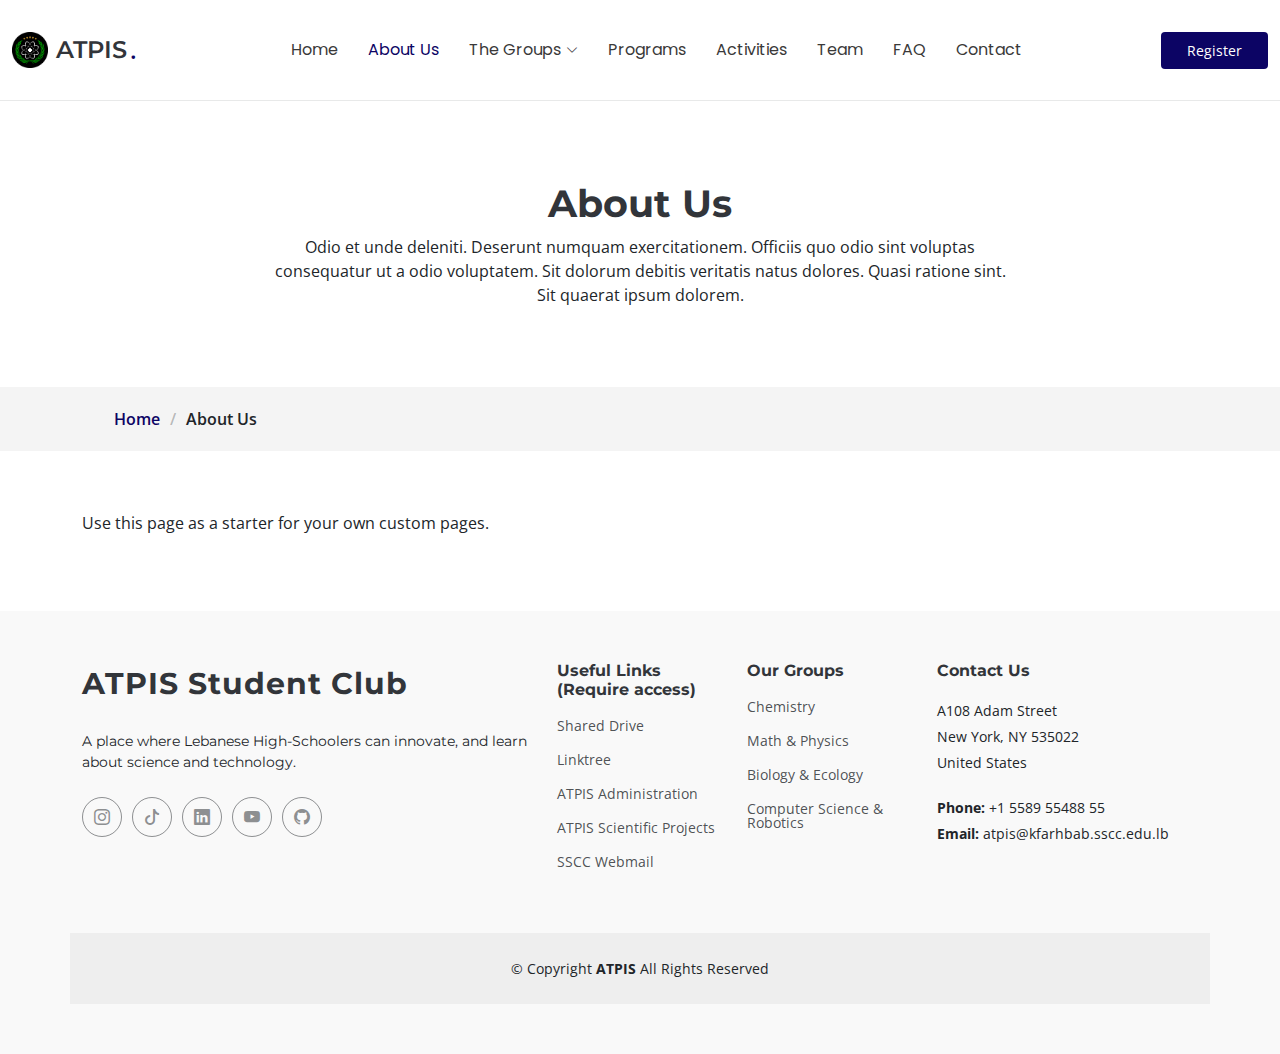
<file: about.html>
<!DOCTYPE html>
<html lang="en">

<head>
  <meta charset="utf-8">
  <meta content="width=device-width, initial-scale=1.0" name="viewport">
  <title>Starter Page - Append Bootstrap Template</title>
  <meta name="description" content="">
  <meta name="keywords" content="">



  <!-- Favicons -->
  <link href="assets/img/favicon.png" rel="icon">
  <link href="assets/img/apple-touch-icon.png" rel="apple-touch-icon">

  <!-- Fonts -->
  <link href="https://fonts.googleapis.com" rel="preconnect">
  <link href="https://fonts.gstatic.com" rel="preconnect" crossorigin>
  <link href="https://fonts.googleapis.com/css2?family=Open+Sans:ital,wght@0,300;0,400;0,500;0,600;0,700;0,800;1,300;1,400;1,500;1,600;1,700;1,800&family=Montserrat:ital,wght@0,100;0,200;0,300;0,400;0,500;0,600;0,700;0,800;0,900;1,100;1,200;1,300;1,400;1,500;1,600;1,700;1,800;1,900&family=Poppins:ital,wght@0,100;0,200;0,300;0,400;0,500;0,600;0,700;0,800;0,900;1,100;1,200;1,300;1,400;1,500;1,600;1,700;1,800;1,900&display=swap" rel="stylesheet">

  <!-- Vendor CSS Files -->
  <link href="assets/vendor/bootstrap/css/bootstrap.min.css" rel="stylesheet">
  <link href="assets/vendor/bootstrap-icons/bootstrap-icons.css" rel="stylesheet">
  <link href="assets/vendor/aos/aos.css" rel="stylesheet">
  <link href="assets/vendor/glightbox/css/glightbox.min.css" rel="stylesheet">
  <link href="assets/vendor/swiper/swiper-bundle.min.css" rel="stylesheet">

  <!-- Main CSS File -->
  <link href="assets/css/main.css" rel="stylesheet">

</head>

<body class="starter-page-page">

	<header id="header" class="header d-flex align-items-center sticky-top">
    <div class="container-fluid position-relative d-flex align-items-center justify-content-between">

      <a href="index.html" class="logo d-flex align-items-center me-auto me-xl-0">
        <!-- Uncomment the line below if you also wish to use an image logo -->
        <img src="assets/img/favicon.png" alt="">
        <h1 class="sitename">ATPIS</h1><span>.</span>
      </a>

      <nav id="navmenu" class="navmenu">
        <ul>
          <li><a href="index.html#hero">Home</a></li>
          <li><a href="about.html" class="active">About Us</a></li>
          <li class="dropdown"><a href="#"><span>The Groups</span> <i class="bi bi-chevron-down toggle-dropdown"></i></a>
            <ul>
              <li><a href="#">Chemistry</a></li>
              <li><a href="#">Math & Physics</a></li>
              <li><a href="#">Biology & Ecology</a></li>
              <li><a href="#">ACM</a></li>
            </ul>
          </li>
          <li><a href="index.html#portfolio">Programs</a></li>
          <li><a href="index.html#pricing">Activities</a></li>
          <li><a href="team.html">Team</a></li>
          <li><a href="index.html#contact">FAQ</a></li>
          <li><a href="index.html#contact">Contact</a></li>
        </ul>
        <i class="mobile-nav-toggle d-xl-none bi bi-list"></i>
      </nav>

      <a class="btn-getstarted" href="index.html#about">Register</a>

    </div>
  </header>

  <main class="main">

    <!-- Page Title -->
    <div class="page-title" data-aos="fade">
      <div class="heading">
        <div class="container">
          <div class="row d-flex justify-content-center text-center">
            <div class="col-lg-8">
              <h1>About Us</h1>
              <p class="mb-0">Odio et unde deleniti. Deserunt numquam exercitationem. Officiis quo odio sint voluptas consequatur ut a odio voluptatem. Sit dolorum debitis veritatis natus dolores. Quasi ratione sint. Sit quaerat ipsum dolorem.</p>
            </div>
          </div>
        </div>
      </div>
      <nav class="breadcrumbs">
        <div class="container">
          <ol>
            <li><a href="index.html">Home</a></li>
            <li class="current">About Us</li>
          </ol>
        </div>
      </nav>
    </div><!-- End Page Title -->

    <!-- Starter Section Section -->		
		<section id="starter-section" class="starter-section section">

      <div class="container" data-aos="fade-up">
        <p>Use this page as a starter for your own custom pages.</p>
      </div>

    </section><!-- /Starter Section Section -->

  </main>
	
  <div id="footer-sticky"></div>

  <!-- Scroll Top -->
  <a href="#" id="scroll-top" class="scroll-top d-flex align-items-center justify-content-center"><i class="bi bi-arrow-up-short"></i></a>

  <!-- Preloader -->
  <div id="preloader"></div>

  <!-- Vendor JS Files -->
  <script src="assets/vendor/bootstrap/js/bootstrap.bundle.min.js"></script>
  <script src="assets/vendor/php-email-form/validate.js"></script>
  <script src="assets/vendor/aos/aos.js"></script>
  <script src="assets/vendor/glightbox/js/glightbox.min.js"></script>
  <script src="assets/vendor/purecounter/purecounter_vanilla.js"></script>
  <script src="assets/vendor/imagesloaded/imagesloaded.pkgd.min.js"></script>
  <script src="assets/vendor/isotope-layout/isotope.pkgd.min.js"></script>
  <script src="assets/vendor/swiper/swiper-bundle.min.js"></script>

  <!-- Main JS File -->
  <script src="assets/js/main.js"></script>


</body>

</html>
</file>
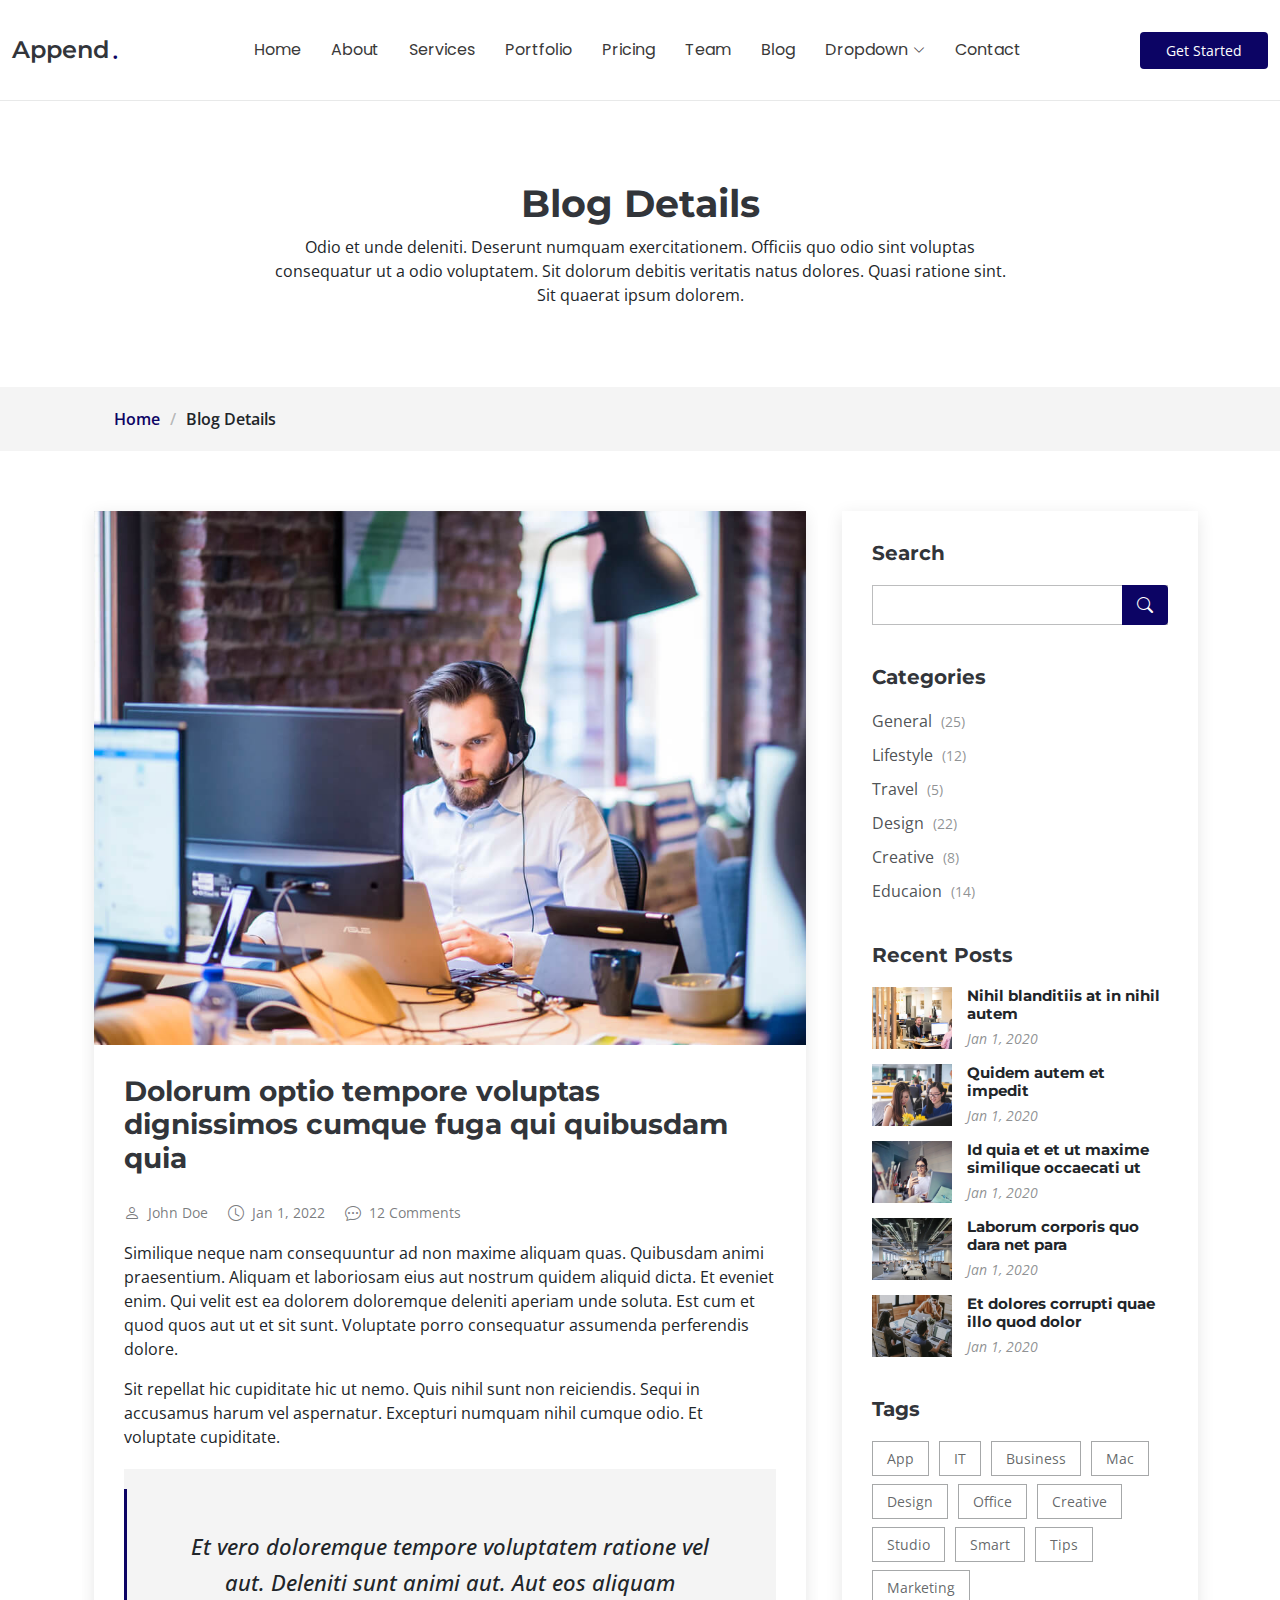
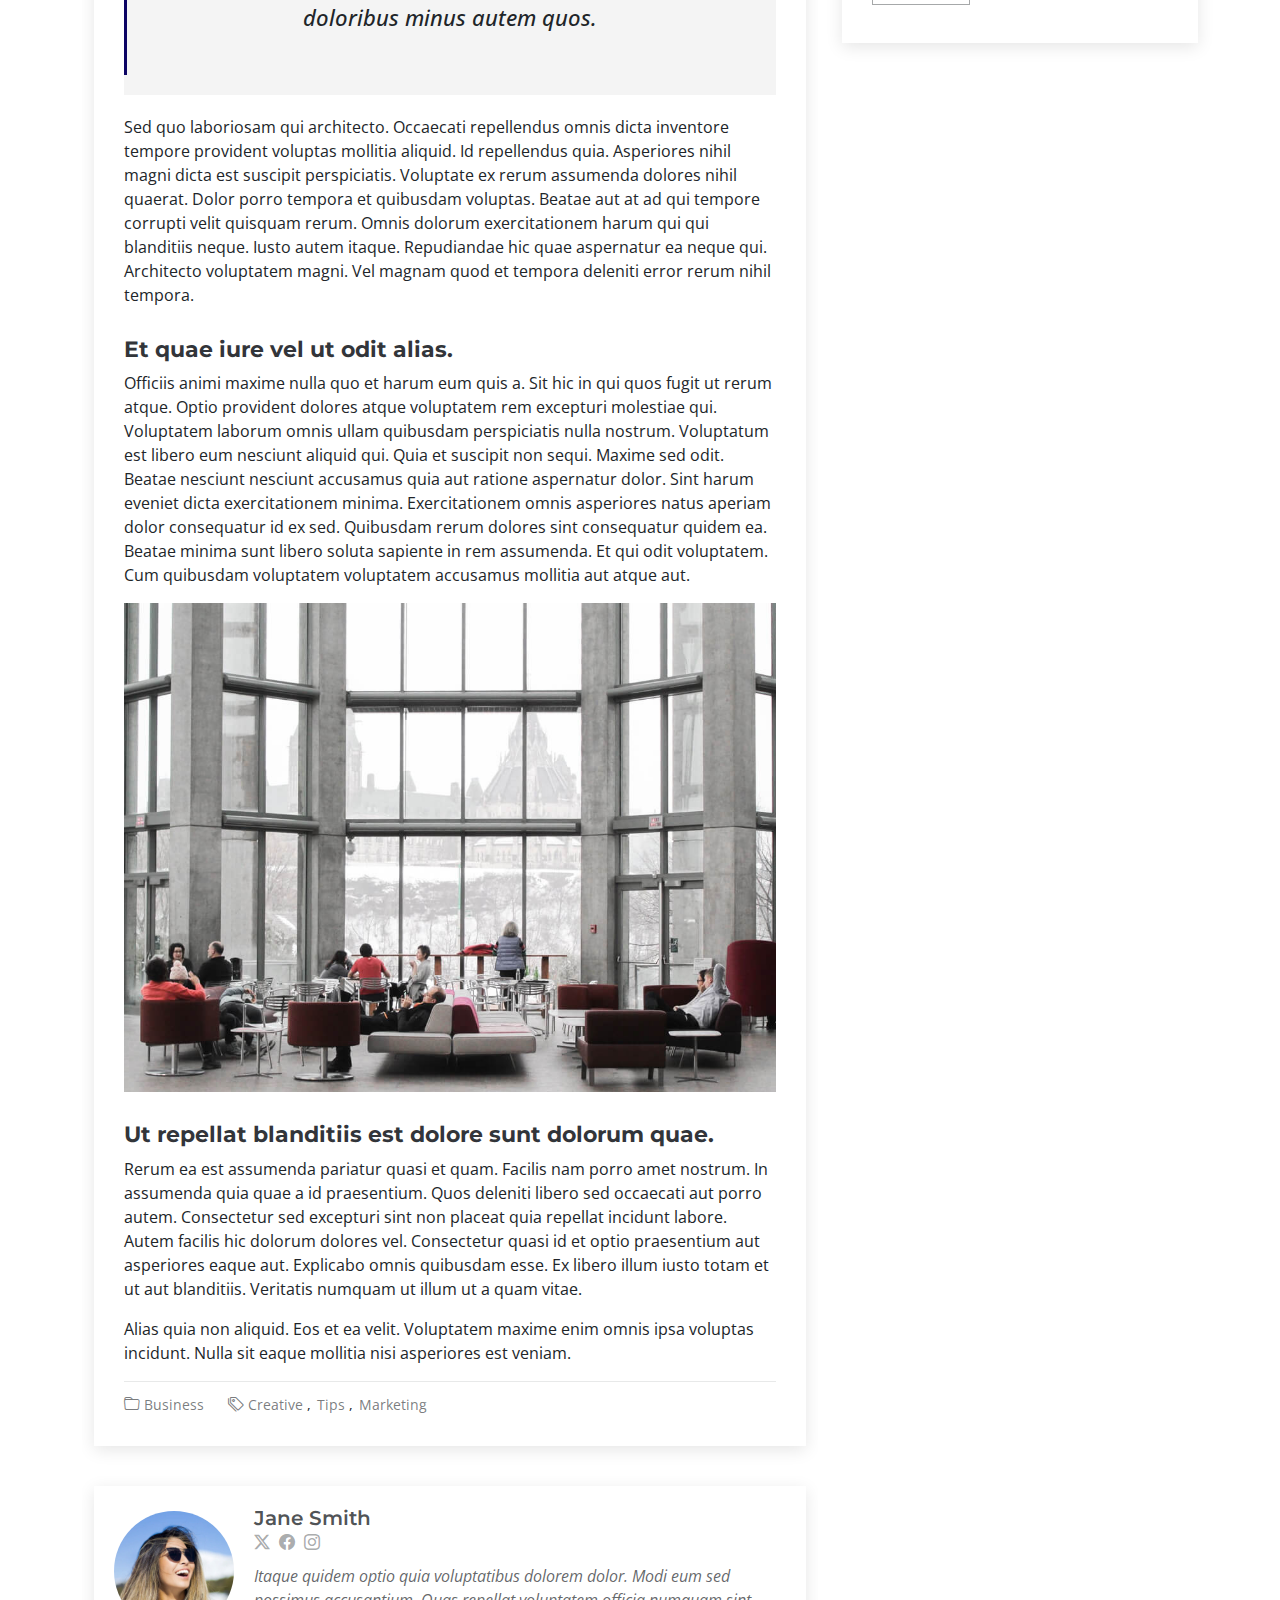
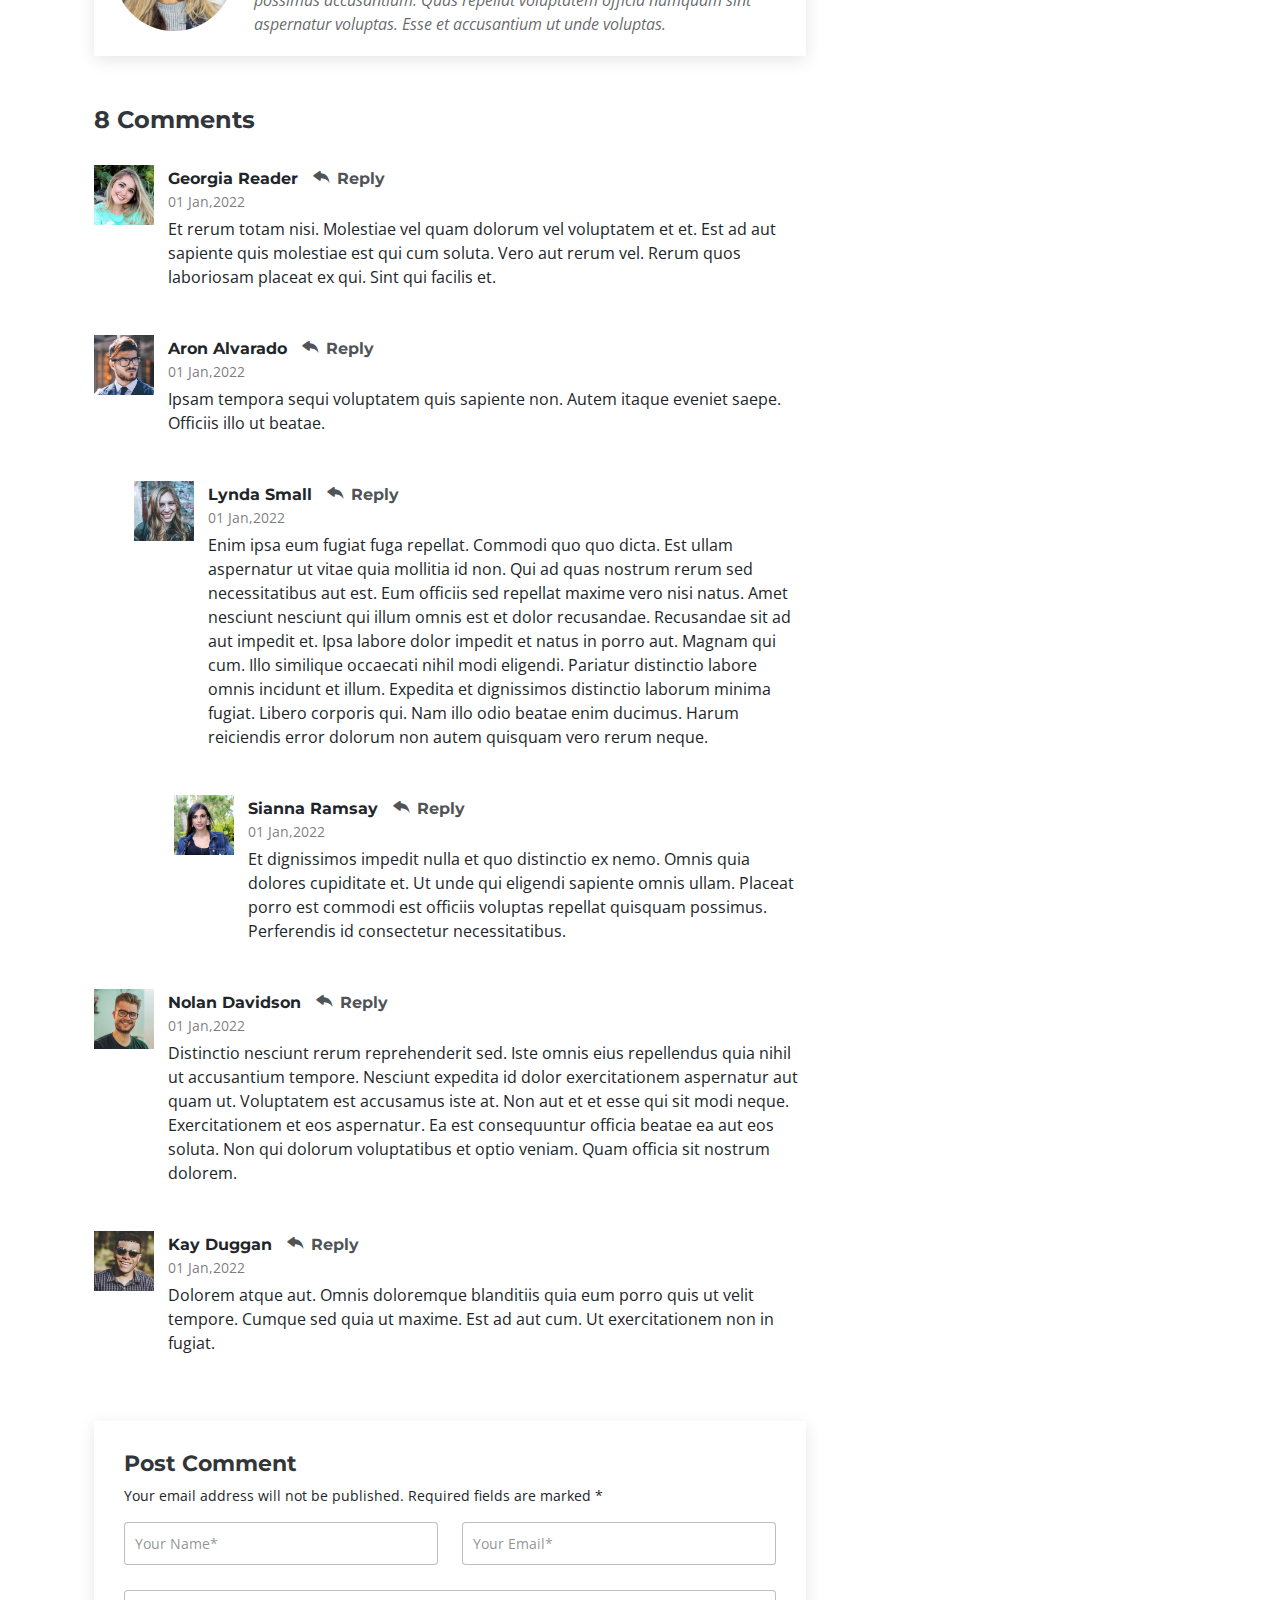
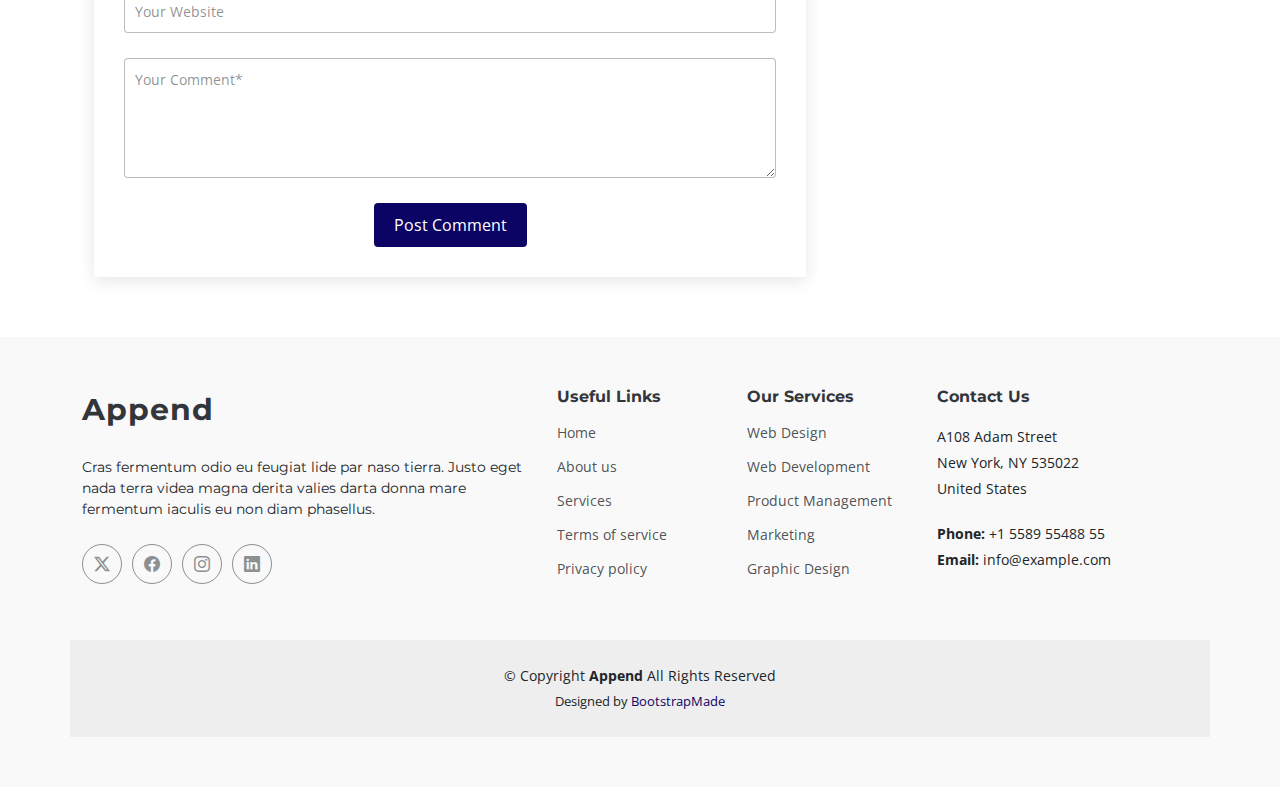
<file: blog-details.html>
<!DOCTYPE html>
<html lang="en">

<head>
  <meta charset="utf-8">
  <meta content="width=device-width, initial-scale=1.0" name="viewport">
  <title>Blog Details - Append Bootstrap Template</title>
  <meta name="description" content="">
  <meta name="keywords" content="">

  <!-- Favicons -->
  <link href="assets/img/favicon.png" rel="icon">
  <link href="assets/img/apple-touch-icon.png" rel="apple-touch-icon">

  <!-- Fonts -->
  <link href="https://fonts.googleapis.com" rel="preconnect">
  <link href="https://fonts.gstatic.com" rel="preconnect" crossorigin>
  <link href="https://fonts.googleapis.com/css2?family=Open+Sans:ital,wght@0,300;0,400;0,500;0,600;0,700;0,800;1,300;1,400;1,500;1,600;1,700;1,800&family=Montserrat:ital,wght@0,100;0,200;0,300;0,400;0,500;0,600;0,700;0,800;0,900;1,100;1,200;1,300;1,400;1,500;1,600;1,700;1,800;1,900&family=Poppins:ital,wght@0,100;0,200;0,300;0,400;0,500;0,600;0,700;0,800;0,900;1,100;1,200;1,300;1,400;1,500;1,600;1,700;1,800;1,900&display=swap" rel="stylesheet">

  <!-- Vendor CSS Files -->
  <link href="assets/vendor/bootstrap/css/bootstrap.min.css" rel="stylesheet">
  <link href="assets/vendor/bootstrap-icons/bootstrap-icons.css" rel="stylesheet">
  <link href="assets/vendor/aos/aos.css" rel="stylesheet">
  <link href="assets/vendor/glightbox/css/glightbox.min.css" rel="stylesheet">
  <link href="assets/vendor/swiper/swiper-bundle.min.css" rel="stylesheet">

  <!-- Main CSS File -->
  <link href="assets/css/main.css" rel="stylesheet">

  <!-- =======================================================
  * Template Name: Append
  * Template URL: https://bootstrapmade.com/append-bootstrap-website-template/
  * Updated: Aug 07 2024 with Bootstrap v5.3.3
  * Author: BootstrapMade.com
  * License: https://bootstrapmade.com/license/
  ======================================================== -->
</head>

<body class="blog-details-page">

  <header id="header" class="header d-flex align-items-center sticky-top">
    <div class="container-fluid position-relative d-flex align-items-center justify-content-between">

      <a href="index.html" class="logo d-flex align-items-center me-auto me-xl-0">
        <!-- Uncomment the line below if you also wish to use an image logo -->
        <!-- <img src="assets/img/logo.png" alt=""> -->
        <h1 class="sitename">Append</h1><span>.</span>
      </a>

      <nav id="navmenu" class="navmenu">
        <ul>
          <li><a href="index.html#hero">Home</a></li>
          <li><a href="index.html#about">About</a></li>
          <li><a href="index.html#services">Services</a></li>
          <li><a href="index.html#portfolio">Portfolio</a></li>
          <li><a href="index.html#pricing">Pricing</a></li>
          <li><a href="index.html#team">Team</a></li>
          <li><a href="blog.html">Blog</a></li>
          <li class="dropdown"><a href="#"><span>Dropdown</span> <i class="bi bi-chevron-down toggle-dropdown"></i></a>
            <ul>
              <li><a href="#">Dropdown 1</a></li>
              <li class="dropdown"><a href="#"><span>Deep Dropdown</span> <i class="bi bi-chevron-down toggle-dropdown"></i></a>
                <ul>
                  <li><a href="#">Deep Dropdown 1</a></li>
                  <li><a href="#">Deep Dropdown 2</a></li>
                  <li><a href="#">Deep Dropdown 3</a></li>
                  <li><a href="#">Deep Dropdown 4</a></li>
                  <li><a href="#">Deep Dropdown 5</a></li>
                </ul>
              </li>
              <li><a href="#">Dropdown 2</a></li>
              <li><a href="#">Dropdown 3</a></li>
              <li><a href="#">Dropdown 4</a></li>
            </ul>
          </li>
          <li><a href="index.html#contact">Contact</a></li>
        </ul>
        <i class="mobile-nav-toggle d-xl-none bi bi-list"></i>
      </nav>

      <a class="btn-getstarted" href="index.html#about">Get Started</a>

    </div>
  </header>

  <main class="main">

    <!-- Page Title -->
    <div class="page-title" data-aos="fade">
      <div class="heading">
        <div class="container">
          <div class="row d-flex justify-content-center text-center">
            <div class="col-lg-8">
              <h1>Blog Details</h1>
              <p class="mb-0">Odio et unde deleniti. Deserunt numquam exercitationem. Officiis quo odio sint voluptas consequatur ut a odio voluptatem. Sit dolorum debitis veritatis natus dolores. Quasi ratione sint. Sit quaerat ipsum dolorem.</p>
            </div>
          </div>
        </div>
      </div>
      <nav class="breadcrumbs">
        <div class="container">
          <ol>
            <li><a href="index.html">Home</a></li>
            <li class="current">Blog Details</li>
          </ol>
        </div>
      </nav>
    </div><!-- End Page Title -->

    <div class="container">
      <div class="row">

        <div class="col-lg-8">

          <!-- Blog Details Section -->
          <section id="blog-details" class="blog-details section">
            <div class="container">

              <article class="article">

                <div class="post-img">
                  <img src="assets/img/blog/blog-1.jpg" alt="" class="img-fluid">
                </div>

                <h2 class="title">Dolorum optio tempore voluptas dignissimos cumque fuga qui quibusdam quia</h2>

                <div class="meta-top">
                  <ul>
                    <li class="d-flex align-items-center"><i class="bi bi-person"></i> <a href="blog-details.html">John Doe</a></li>
                    <li class="d-flex align-items-center"><i class="bi bi-clock"></i> <a href="blog-details.html"><time datetime="2020-01-01">Jan 1, 2022</time></a></li>
                    <li class="d-flex align-items-center"><i class="bi bi-chat-dots"></i> <a href="blog-details.html">12 Comments</a></li>
                  </ul>
                </div><!-- End meta top -->

                <div class="content">
                  <p>
                    Similique neque nam consequuntur ad non maxime aliquam quas. Quibusdam animi praesentium. Aliquam et laboriosam eius aut nostrum quidem aliquid dicta.
                    Et eveniet enim. Qui velit est ea dolorem doloremque deleniti aperiam unde soluta. Est cum et quod quos aut ut et sit sunt. Voluptate porro consequatur assumenda perferendis dolore.
                  </p>

                  <p>
                    Sit repellat hic cupiditate hic ut nemo. Quis nihil sunt non reiciendis. Sequi in accusamus harum vel aspernatur. Excepturi numquam nihil cumque odio. Et voluptate cupiditate.
                  </p>

                  <blockquote>
                    <p>
                      Et vero doloremque tempore voluptatem ratione vel aut. Deleniti sunt animi aut. Aut eos aliquam doloribus minus autem quos.
                    </p>
                  </blockquote>

                  <p>
                    Sed quo laboriosam qui architecto. Occaecati repellendus omnis dicta inventore tempore provident voluptas mollitia aliquid. Id repellendus quia. Asperiores nihil magni dicta est suscipit perspiciatis. Voluptate ex rerum assumenda dolores nihil quaerat.
                    Dolor porro tempora et quibusdam voluptas. Beatae aut at ad qui tempore corrupti velit quisquam rerum. Omnis dolorum exercitationem harum qui qui blanditiis neque.
                    Iusto autem itaque. Repudiandae hic quae aspernatur ea neque qui. Architecto voluptatem magni. Vel magnam quod et tempora deleniti error rerum nihil tempora.
                  </p>

                  <h3>Et quae iure vel ut odit alias.</h3>
                  <p>
                    Officiis animi maxime nulla quo et harum eum quis a. Sit hic in qui quos fugit ut rerum atque. Optio provident dolores atque voluptatem rem excepturi molestiae qui. Voluptatem laborum omnis ullam quibusdam perspiciatis nulla nostrum. Voluptatum est libero eum nesciunt aliquid qui.
                    Quia et suscipit non sequi. Maxime sed odit. Beatae nesciunt nesciunt accusamus quia aut ratione aspernatur dolor. Sint harum eveniet dicta exercitationem minima. Exercitationem omnis asperiores natus aperiam dolor consequatur id ex sed. Quibusdam rerum dolores sint consequatur quidem ea.
                    Beatae minima sunt libero soluta sapiente in rem assumenda. Et qui odit voluptatem. Cum quibusdam voluptatem voluptatem accusamus mollitia aut atque aut.
                  </p>
                  <img src="assets/img/blog/blog-inside-post.jpg" class="img-fluid" alt="">

                  <h3>Ut repellat blanditiis est dolore sunt dolorum quae.</h3>
                  <p>
                    Rerum ea est assumenda pariatur quasi et quam. Facilis nam porro amet nostrum. In assumenda quia quae a id praesentium. Quos deleniti libero sed occaecati aut porro autem. Consectetur sed excepturi sint non placeat quia repellat incidunt labore. Autem facilis hic dolorum dolores vel.
                    Consectetur quasi id et optio praesentium aut asperiores eaque aut. Explicabo omnis quibusdam esse. Ex libero illum iusto totam et ut aut blanditiis. Veritatis numquam ut illum ut a quam vitae.
                  </p>
                  <p>
                    Alias quia non aliquid. Eos et ea velit. Voluptatem maxime enim omnis ipsa voluptas incidunt. Nulla sit eaque mollitia nisi asperiores est veniam.
                  </p>

                </div><!-- End post content -->

                <div class="meta-bottom">
                  <i class="bi bi-folder"></i>
                  <ul class="cats">
                    <li><a href="#">Business</a></li>
                  </ul>

                  <i class="bi bi-tags"></i>
                  <ul class="tags">
                    <li><a href="#">Creative</a></li>
                    <li><a href="#">Tips</a></li>
                    <li><a href="#">Marketing</a></li>
                  </ul>
                </div><!-- End meta bottom -->

              </article>

            </div>
          </section><!-- /Blog Details Section -->

          <!-- Blog Author Section -->
          <section id="blog-author" class="blog-author section">

            <div class="container">
              <div class="author-container d-flex align-items-center">
                <img src="assets/img/blog/blog-author.jpg" class="rounded-circle flex-shrink-0" alt="">
                <div>
                  <h4>Jane Smith</h4>
                  <div class="social-links">
                    <a href="https://x.com/#"><i class="bi bi-twitter-x"></i></a>
                    <a href="https://facebook.com/#"><i class="bi bi-facebook"></i></a>
                    <a href="https://instagram.com/#"><i class="biu bi-instagram"></i></a>
                  </div>
                  <p>
                    Itaque quidem optio quia voluptatibus dolorem dolor. Modi eum sed possimus accusantium. Quas repellat voluptatem officia numquam sint aspernatur voluptas. Esse et accusantium ut unde voluptas.
                  </p>
                </div>
              </div>
            </div>

          </section><!-- /Blog Author Section -->

          <!-- Blog Comments Section -->
          <section id="blog-comments" class="blog-comments section">

            <div class="container">

              <h4 class="comments-count">8 Comments</h4>

              <div id="comment-1" class="comment">
                <div class="d-flex">
                  <div class="comment-img"><img src="assets/img/blog/comments-1.jpg" alt=""></div>
                  <div>
                    <h5><a href="">Georgia Reader</a> <a href="#" class="reply"><i class="bi bi-reply-fill"></i> Reply</a></h5>
                    <time datetime="2020-01-01">01 Jan,2022</time>
                    <p>
                      Et rerum totam nisi. Molestiae vel quam dolorum vel voluptatem et et. Est ad aut sapiente quis molestiae est qui cum soluta.
                      Vero aut rerum vel. Rerum quos laboriosam placeat ex qui. Sint qui facilis et.
                    </p>
                  </div>
                </div>
              </div><!-- End comment #1 -->

              <div id="comment-2" class="comment">
                <div class="d-flex">
                  <div class="comment-img"><img src="assets/img/blog/comments-2.jpg" alt=""></div>
                  <div>
                    <h5><a href="">Aron Alvarado</a> <a href="#" class="reply"><i class="bi bi-reply-fill"></i> Reply</a></h5>
                    <time datetime="2020-01-01">01 Jan,2022</time>
                    <p>
                      Ipsam tempora sequi voluptatem quis sapiente non. Autem itaque eveniet saepe. Officiis illo ut beatae.
                    </p>
                  </div>
                </div>

                <div id="comment-reply-1" class="comment comment-reply">
                  <div class="d-flex">
                    <div class="comment-img"><img src="assets/img/blog/comments-3.jpg" alt=""></div>
                    <div>
                      <h5><a href="">Lynda Small</a> <a href="#" class="reply"><i class="bi bi-reply-fill"></i> Reply</a></h5>
                      <time datetime="2020-01-01">01 Jan,2022</time>
                      <p>
                        Enim ipsa eum fugiat fuga repellat. Commodi quo quo dicta. Est ullam aspernatur ut vitae quia mollitia id non. Qui ad quas nostrum rerum sed necessitatibus aut est. Eum officiis sed repellat maxime vero nisi natus. Amet nesciunt nesciunt qui illum omnis est et dolor recusandae.

                        Recusandae sit ad aut impedit et. Ipsa labore dolor impedit et natus in porro aut. Magnam qui cum. Illo similique occaecati nihil modi eligendi. Pariatur distinctio labore omnis incidunt et illum. Expedita et dignissimos distinctio laborum minima fugiat.

                        Libero corporis qui. Nam illo odio beatae enim ducimus. Harum reiciendis error dolorum non autem quisquam vero rerum neque.
                      </p>
                    </div>
                  </div>

                  <div id="comment-reply-2" class="comment comment-reply">
                    <div class="d-flex">
                      <div class="comment-img"><img src="assets/img/blog/comments-4.jpg" alt=""></div>
                      <div>
                        <h5><a href="">Sianna Ramsay</a> <a href="#" class="reply"><i class="bi bi-reply-fill"></i> Reply</a></h5>
                        <time datetime="2020-01-01">01 Jan,2022</time>
                        <p>
                          Et dignissimos impedit nulla et quo distinctio ex nemo. Omnis quia dolores cupiditate et. Ut unde qui eligendi sapiente omnis ullam. Placeat porro est commodi est officiis voluptas repellat quisquam possimus. Perferendis id consectetur necessitatibus.
                        </p>
                      </div>
                    </div>

                  </div><!-- End comment reply #2-->

                </div><!-- End comment reply #1-->

              </div><!-- End comment #2-->

              <div id="comment-3" class="comment">
                <div class="d-flex">
                  <div class="comment-img"><img src="assets/img/blog/comments-5.jpg" alt=""></div>
                  <div>
                    <h5><a href="">Nolan Davidson</a> <a href="#" class="reply"><i class="bi bi-reply-fill"></i> Reply</a></h5>
                    <time datetime="2020-01-01">01 Jan,2022</time>
                    <p>
                      Distinctio nesciunt rerum reprehenderit sed. Iste omnis eius repellendus quia nihil ut accusantium tempore. Nesciunt expedita id dolor exercitationem aspernatur aut quam ut. Voluptatem est accusamus iste at.
                      Non aut et et esse qui sit modi neque. Exercitationem et eos aspernatur. Ea est consequuntur officia beatae ea aut eos soluta. Non qui dolorum voluptatibus et optio veniam. Quam officia sit nostrum dolorem.
                    </p>
                  </div>
                </div>

              </div><!-- End comment #3 -->

              <div id="comment-4" class="comment">
                <div class="d-flex">
                  <div class="comment-img"><img src="assets/img/blog/comments-6.jpg" alt=""></div>
                  <div>
                    <h5><a href="">Kay Duggan</a> <a href="#" class="reply"><i class="bi bi-reply-fill"></i> Reply</a></h5>
                    <time datetime="2020-01-01">01 Jan,2022</time>
                    <p>
                      Dolorem atque aut. Omnis doloremque blanditiis quia eum porro quis ut velit tempore. Cumque sed quia ut maxime. Est ad aut cum. Ut exercitationem non in fugiat.
                    </p>
                  </div>
                </div>

              </div><!-- End comment #4 -->

            </div>

          </section><!-- /Blog Comments Section -->

          <!-- Comment Form Section -->
          <section id="comment-form" class="comment-form section">
            <div class="container">

              <form action="">

                <h4>Post Comment</h4>
                <p>Your email address will not be published. Required fields are marked * </p>
                <div class="row">
                  <div class="col-md-6 form-group">
                    <input name="name" type="text" class="form-control" placeholder="Your Name*">
                  </div>
                  <div class="col-md-6 form-group">
                    <input name="email" type="text" class="form-control" placeholder="Your Email*">
                  </div>
                </div>
                <div class="row">
                  <div class="col form-group">
                    <input name="website" type="text" class="form-control" placeholder="Your Website">
                  </div>
                </div>
                <div class="row">
                  <div class="col form-group">
                    <textarea name="comment" class="form-control" placeholder="Your Comment*"></textarea>
                  </div>
                </div>

                <div class="text-center">
                  <button type="submit" class="btn btn-primary">Post Comment</button>
                </div>

              </form>

            </div>
          </section><!-- /Comment Form Section -->

        </div>

        <div class="col-lg-4 sidebar">

          <div class="widgets-container">

            <!-- Search Widget -->
            <div class="search-widget widget-item">

              <h3 class="widget-title">Search</h3>
              <form action="">
                <input type="text">
                <button type="submit" title="Search"><i class="bi bi-search"></i></button>
              </form>

            </div><!--/Search Widget -->

            <!-- Categories Widget -->
            <div class="categories-widget widget-item">

              <h3 class="widget-title">Categories</h3>
              <ul class="mt-3">
                <li><a href="#">General <span>(25)</span></a></li>
                <li><a href="#">Lifestyle <span>(12)</span></a></li>
                <li><a href="#">Travel <span>(5)</span></a></li>
                <li><a href="#">Design <span>(22)</span></a></li>
                <li><a href="#">Creative <span>(8)</span></a></li>
                <li><a href="#">Educaion <span>(14)</span></a></li>
              </ul>

            </div><!--/Categories Widget -->

            <!-- Recent Posts Widget -->
            <div class="recent-posts-widget widget-item">

              <h3 class="widget-title">Recent Posts</h3>

              <div class="post-item">
                <img src="assets/img/blog/blog-recent-1.jpg" alt="" class="flex-shrink-0">
                <div>
                  <h4><a href="blog-details.html">Nihil blanditiis at in nihil autem</a></h4>
                  <time datetime="2020-01-01">Jan 1, 2020</time>
                </div>
              </div><!-- End recent post item-->

              <div class="post-item">
                <img src="assets/img/blog/blog-recent-2.jpg" alt="" class="flex-shrink-0">
                <div>
                  <h4><a href="blog-details.html">Quidem autem et impedit</a></h4>
                  <time datetime="2020-01-01">Jan 1, 2020</time>
                </div>
              </div><!-- End recent post item-->

              <div class="post-item">
                <img src="assets/img/blog/blog-recent-3.jpg" alt="" class="flex-shrink-0">
                <div>
                  <h4><a href="blog-details.html">Id quia et et ut maxime similique occaecati ut</a></h4>
                  <time datetime="2020-01-01">Jan 1, 2020</time>
                </div>
              </div><!-- End recent post item-->

              <div class="post-item">
                <img src="assets/img/blog/blog-recent-4.jpg" alt="" class="flex-shrink-0">
                <div>
                  <h4><a href="blog-details.html">Laborum corporis quo dara net para</a></h4>
                  <time datetime="2020-01-01">Jan 1, 2020</time>
                </div>
              </div><!-- End recent post item-->

              <div class="post-item">
                <img src="assets/img/blog/blog-recent-5.jpg" alt="" class="flex-shrink-0">
                <div>
                  <h4><a href="blog-details.html">Et dolores corrupti quae illo quod dolor</a></h4>
                  <time datetime="2020-01-01">Jan 1, 2020</time>
                </div>
              </div><!-- End recent post item-->

            </div><!--/Recent Posts Widget -->

            <!-- Tags Widget -->
            <div class="tags-widget widget-item">

              <h3 class="widget-title">Tags</h3>
              <ul>
                <li><a href="#">App</a></li>
                <li><a href="#">IT</a></li>
                <li><a href="#">Business</a></li>
                <li><a href="#">Mac</a></li>
                <li><a href="#">Design</a></li>
                <li><a href="#">Office</a></li>
                <li><a href="#">Creative</a></li>
                <li><a href="#">Studio</a></li>
                <li><a href="#">Smart</a></li>
                <li><a href="#">Tips</a></li>
                <li><a href="#">Marketing</a></li>
              </ul>

            </div><!--/Tags Widget -->

          </div>

        </div>

      </div>
    </div>

  </main>

  <footer id="footer" class="footer position-relative light-background">

    <div class="container footer-top">
      <div class="row gy-4">
        <div class="col-lg-5 col-md-12 footer-about">
          <a href="index.html" class="logo d-flex align-items-center">
            <span class="sitename">Append</span>
          </a>
          <p>Cras fermentum odio eu feugiat lide par naso tierra. Justo eget nada terra videa magna derita valies darta donna mare fermentum iaculis eu non diam phasellus.</p>
          <div class="social-links d-flex mt-4">
            <a href=""><i class="bi bi-twitter-x"></i></a>
            <a href=""><i class="bi bi-facebook"></i></a>
            <a href=""><i class="bi bi-instagram"></i></a>
            <a href=""><i class="bi bi-linkedin"></i></a>
          </div>
        </div>

        <div class="col-lg-2 col-6 footer-links">
          <h4>Useful Links</h4>
          <ul>
            <li><a href="#">Home</a></li>
            <li><a href="#">About us</a></li>
            <li><a href="#">Services</a></li>
            <li><a href="#">Terms of service</a></li>
            <li><a href="#">Privacy policy</a></li>
          </ul>
        </div>

        <div class="col-lg-2 col-6 footer-links">
          <h4>Our Services</h4>
          <ul>
            <li><a href="#">Web Design</a></li>
            <li><a href="#">Web Development</a></li>
            <li><a href="#">Product Management</a></li>
            <li><a href="#">Marketing</a></li>
            <li><a href="#">Graphic Design</a></li>
          </ul>
        </div>

        <div class="col-lg-3 col-md-12 footer-contact text-center text-md-start">
          <h4>Contact Us</h4>
          <p>A108 Adam Street</p>
          <p>New York, NY 535022</p>
          <p>United States</p>
          <p class="mt-4"><strong>Phone:</strong> <span>+1 5589 55488 55</span></p>
          <p><strong>Email:</strong> <span>info@example.com</span></p>
        </div>

      </div>
    </div>

    <div class="container copyright text-center mt-4">
      <p>© <span>Copyright</span> <strong class="sitename">Append</strong> <span>All Rights Reserved</span></p>
      <div class="credits">
        <!-- All the links in the footer should remain intact. -->
        <!-- You can delete the links only if you've purchased the pro version. -->
        <!-- Licensing information: https://bootstrapmade.com/license/ -->
        <!-- Purchase the pro version with working PHP/AJAX contact form: [buy-url] -->
        Designed by <a href="https://bootstrapmade.com/">BootstrapMade</a>
      </div>
    </div>

  </footer>

  <!-- Scroll Top -->
  <a href="#" id="scroll-top" class="scroll-top d-flex align-items-center justify-content-center"><i class="bi bi-arrow-up-short"></i></a>

  <!-- Preloader -->
  <div id="preloader"></div>

  <!-- Vendor JS Files -->
  <script src="assets/vendor/bootstrap/js/bootstrap.bundle.min.js"></script>
  <script src="assets/vendor/php-email-form/validate.js"></script>
  <script src="assets/vendor/aos/aos.js"></script>
  <script src="assets/vendor/glightbox/js/glightbox.min.js"></script>
  <script src="assets/vendor/purecounter/purecounter_vanilla.js"></script>
  <script src="assets/vendor/imagesloaded/imagesloaded.pkgd.min.js"></script>
  <script src="assets/vendor/isotope-layout/isotope.pkgd.min.js"></script>
  <script src="assets/vendor/swiper/swiper-bundle.min.js"></script>

  <!-- Main JS File -->
  <script src="assets/js/main.js"></script>

</body>

</html>
</file>
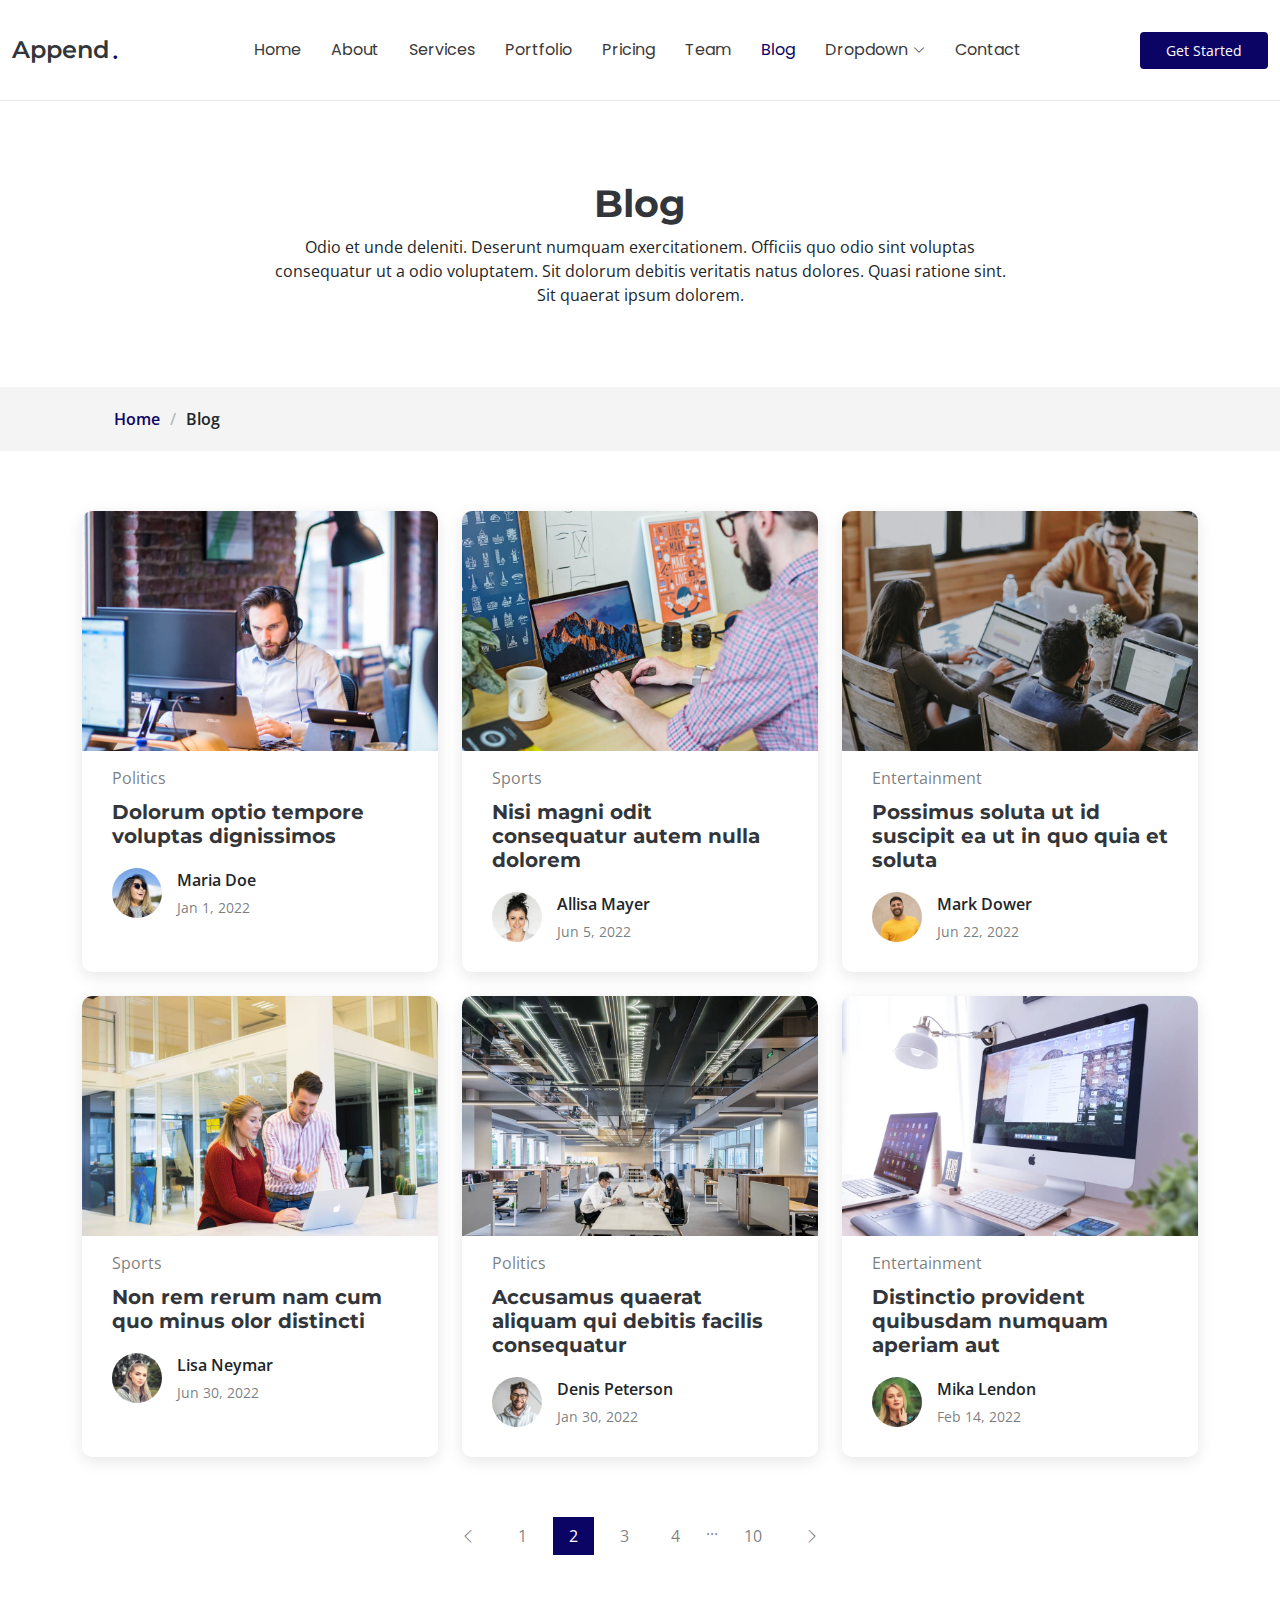
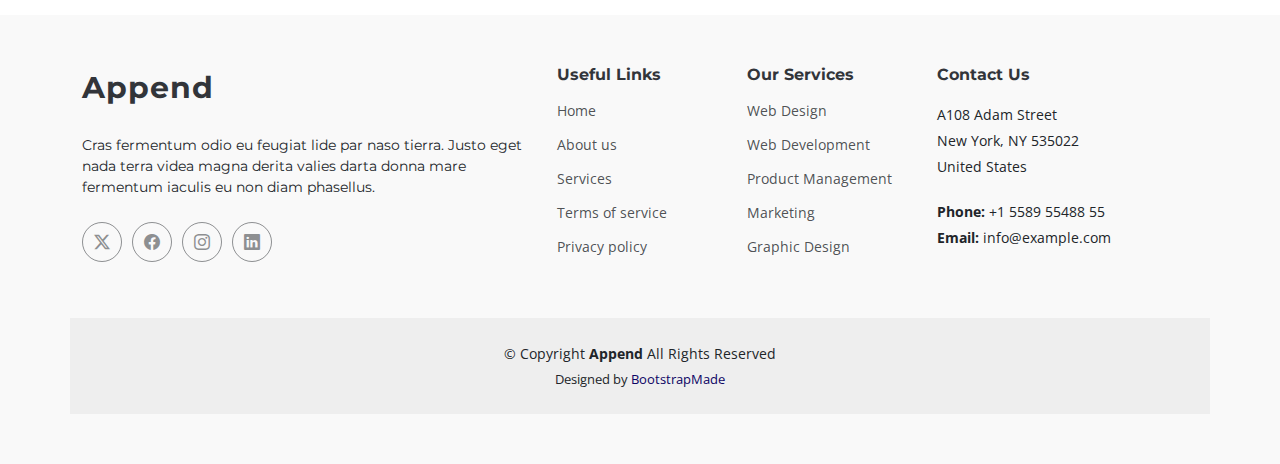
<file: blog.html>
<!DOCTYPE html>
<html lang="en">

<head>
  <meta charset="utf-8">
  <meta content="width=device-width, initial-scale=1.0" name="viewport">
  <title>Blog - Append Bootstrap Template</title>
  <meta name="description" content="">
  <meta name="keywords" content="">

  <!-- Favicons -->
  <link href="assets/img/favicon.png" rel="icon">
  <link href="assets/img/apple-touch-icon.png" rel="apple-touch-icon">

  <!-- Fonts -->
  <link href="https://fonts.googleapis.com" rel="preconnect">
  <link href="https://fonts.gstatic.com" rel="preconnect" crossorigin>
  <link href="https://fonts.googleapis.com/css2?family=Open+Sans:ital,wght@0,300;0,400;0,500;0,600;0,700;0,800;1,300;1,400;1,500;1,600;1,700;1,800&family=Montserrat:ital,wght@0,100;0,200;0,300;0,400;0,500;0,600;0,700;0,800;0,900;1,100;1,200;1,300;1,400;1,500;1,600;1,700;1,800;1,900&family=Poppins:ital,wght@0,100;0,200;0,300;0,400;0,500;0,600;0,700;0,800;0,900;1,100;1,200;1,300;1,400;1,500;1,600;1,700;1,800;1,900&display=swap" rel="stylesheet">

  <!-- Vendor CSS Files -->
  <link href="assets/vendor/bootstrap/css/bootstrap.min.css" rel="stylesheet">
  <link href="assets/vendor/bootstrap-icons/bootstrap-icons.css" rel="stylesheet">
  <link href="assets/vendor/aos/aos.css" rel="stylesheet">
  <link href="assets/vendor/glightbox/css/glightbox.min.css" rel="stylesheet">
  <link href="assets/vendor/swiper/swiper-bundle.min.css" rel="stylesheet">

  <!-- Main CSS File -->
  <link href="assets/css/main.css" rel="stylesheet">

  <!-- =======================================================
  * Template Name: Append
  * Template URL: https://bootstrapmade.com/append-bootstrap-website-template/
  * Updated: Aug 07 2024 with Bootstrap v5.3.3
  * Author: BootstrapMade.com
  * License: https://bootstrapmade.com/license/
  ======================================================== -->
</head>

<body class="blog-page">

  <header id="header" class="header d-flex align-items-center sticky-top">
    <div class="container-fluid position-relative d-flex align-items-center justify-content-between">

      <a href="index.html" class="logo d-flex align-items-center me-auto me-xl-0">
        <!-- Uncomment the line below if you also wish to use an image logo -->
        <!-- <img src="assets/img/logo.png" alt=""> -->
        <h1 class="sitename">Append</h1><span>.</span>
      </a>

      <nav id="navmenu" class="navmenu">
        <ul>
          <li><a href="index.html#hero">Home</a></li>
          <li><a href="index.html#about">About</a></li>
          <li><a href="index.html#services">Services</a></li>
          <li><a href="index.html#portfolio">Portfolio</a></li>
          <li><a href="index.html#pricing">Pricing</a></li>
          <li><a href="index.html#team">Team</a></li>
          <li><a href="blog.html" class="active">Blog</a></li>
          <li class="dropdown"><a href="#"><span>Dropdown</span> <i class="bi bi-chevron-down toggle-dropdown"></i></a>
            <ul>
              <li><a href="#">Dropdown 1</a></li>
              <li class="dropdown"><a href="#"><span>Deep Dropdown</span> <i class="bi bi-chevron-down toggle-dropdown"></i></a>
                <ul>
                  <li><a href="#">Deep Dropdown 1</a></li>
                  <li><a href="#">Deep Dropdown 2</a></li>
                  <li><a href="#">Deep Dropdown 3</a></li>
                  <li><a href="#">Deep Dropdown 4</a></li>
                  <li><a href="#">Deep Dropdown 5</a></li>
                </ul>
              </li>
              <li><a href="#">Dropdown 2</a></li>
              <li><a href="#">Dropdown 3</a></li>
              <li><a href="#">Dropdown 4</a></li>
            </ul>
          </li>
          <li><a href="index.html#contact">Contact</a></li>
        </ul>
        <i class="mobile-nav-toggle d-xl-none bi bi-list"></i>
      </nav>

      <a class="btn-getstarted" href="index.html#about">Get Started</a>

    </div>
  </header>

  <main class="main">

    <!-- Page Title -->
    <div class="page-title" data-aos="fade">
      <div class="heading">
        <div class="container">
          <div class="row d-flex justify-content-center text-center">
            <div class="col-lg-8">
              <h1>Blog</h1>
              <p class="mb-0">Odio et unde deleniti. Deserunt numquam exercitationem. Officiis quo odio sint voluptas consequatur ut a odio voluptatem. Sit dolorum debitis veritatis natus dolores. Quasi ratione sint. Sit quaerat ipsum dolorem.</p>
            </div>
          </div>
        </div>
      </div>
      <nav class="breadcrumbs">
        <div class="container">
          <ol>
            <li><a href="index.html">Home</a></li>
            <li class="current">Blog</li>
          </ol>
        </div>
      </nav>
    </div><!-- End Page Title -->

    <!-- Blog Posts Section -->
    <section id="blog-posts" class="blog-posts section">

      <div class="container">
        <div class="row gy-4">

          <div class="col-lg-4">
            <article>

              <div class="post-img">
                <img src="assets/img/blog/blog-1.jpg" alt="" class="img-fluid">
              </div>

              <p class="post-category">Politics</p>

              <h2 class="title">
                <a href="blog-details.html">Dolorum optio tempore voluptas dignissimos</a>
              </h2>

              <div class="d-flex align-items-center">
                <img src="assets/img/blog/blog-author.jpg" alt="" class="img-fluid post-author-img flex-shrink-0">
                <div class="post-meta">
                  <p class="post-author">Maria Doe</p>
                  <p class="post-date">
                    <time datetime="2022-01-01">Jan 1, 2022</time>
                  </p>
                </div>
              </div>

            </article>
          </div><!-- End post list item -->

          <div class="col-lg-4">
            <article>

              <div class="post-img">
                <img src="assets/img/blog/blog-2.jpg" alt="" class="img-fluid">
              </div>

              <p class="post-category">Sports</p>

              <h2 class="title">
                <a href="blog-details.html">Nisi magni odit consequatur autem nulla dolorem</a>
              </h2>

              <div class="d-flex align-items-center">
                <img src="assets/img/blog/blog-author-2.jpg" alt="" class="img-fluid post-author-img flex-shrink-0">
                <div class="post-meta">
                  <p class="post-author">Allisa Mayer</p>
                  <p class="post-date">
                    <time datetime="2022-01-01">Jun 5, 2022</time>
                  </p>
                </div>
              </div>

            </article>
          </div><!-- End post list item -->

          <div class="col-lg-4">
            <article>

              <div class="post-img">
                <img src="assets/img/blog/blog-3.jpg" alt="" class="img-fluid">
              </div>

              <p class="post-category">Entertainment</p>

              <h2 class="title">
                <a href="blog-details.html">Possimus soluta ut id suscipit ea ut in quo quia et soluta</a>
              </h2>

              <div class="d-flex align-items-center">
                <img src="assets/img/blog/blog-author-3.jpg" alt="" class="img-fluid post-author-img flex-shrink-0">
                <div class="post-meta">
                  <p class="post-author">Mark Dower</p>
                  <p class="post-date">
                    <time datetime="2022-01-01">Jun 22, 2022</time>
                  </p>
                </div>
              </div>

            </article>
          </div><!-- End post list item -->

          <div class="col-lg-4">
            <article>

              <div class="post-img">
                <img src="assets/img/blog/blog-4.jpg" alt="" class="img-fluid">
              </div>

              <p class="post-category">Sports</p>

              <h2 class="title">
                <a href="blog-details.html">Non rem rerum nam cum quo minus olor distincti</a>
              </h2>

              <div class="d-flex align-items-center">
                <img src="assets/img/blog/blog-author-4.jpg" alt="" class="img-fluid post-author-img flex-shrink-0">
                <div class="post-meta">
                  <p class="post-author">Lisa Neymar</p>
                  <p class="post-date">
                    <time datetime="2022-01-01">Jun 30, 2022</time>
                  </p>
                </div>
              </div>

            </article>
          </div><!-- End post list item -->

          <div class="col-lg-4">
            <article>

              <div class="post-img">
                <img src="assets/img/blog/blog-5.jpg" alt="" class="img-fluid">
              </div>

              <p class="post-category">Politics</p>

              <h2 class="title">
                <a href="blog-details.html">Accusamus quaerat aliquam qui debitis facilis consequatur</a>
              </h2>

              <div class="d-flex align-items-center">
                <img src="assets/img/blog/blog-author-5.jpg" alt="" class="img-fluid post-author-img flex-shrink-0">
                <div class="post-meta">
                  <p class="post-author">Denis Peterson</p>
                  <p class="post-date">
                    <time datetime="2022-01-01">Jan 30, 2022</time>
                  </p>
                </div>
              </div>

            </article>
          </div><!-- End post list item -->

          <div class="col-lg-4">
            <article>

              <div class="post-img">
                <img src="assets/img/blog/blog-6.jpg" alt="" class="img-fluid">
              </div>

              <p class="post-category">Entertainment</p>

              <h2 class="title">
                <a href="blog-details.html">Distinctio provident quibusdam numquam aperiam aut</a>
              </h2>

              <div class="d-flex align-items-center">
                <img src="assets/img/blog/blog-author-6.jpg" alt="" class="img-fluid post-author-img flex-shrink-0">
                <div class="post-meta">
                  <p class="post-author">Mika Lendon</p>
                  <p class="post-date">
                    <time datetime="2022-01-01">Feb 14, 2022</time>
                  </p>
                </div>
              </div>

            </article>
          </div><!-- End post list item -->

        </div>
      </div>

    </section><!-- /Blog Posts Section -->

    <!-- Blog Pagination Section -->
    <section id="blog-pagination" class="blog-pagination section">

      <div class="container">
        <div class="d-flex justify-content-center">
          <ul>
            <li><a href="#"><i class="bi bi-chevron-left"></i></a></li>
            <li><a href="#">1</a></li>
            <li><a href="#" class="active">2</a></li>
            <li><a href="#">3</a></li>
            <li><a href="#">4</a></li>
            <li>...</li>
            <li><a href="#">10</a></li>
            <li><a href="#"><i class="bi bi-chevron-right"></i></a></li>
          </ul>
        </div>
      </div>

    </section><!-- /Blog Pagination Section -->

  </main>

  <footer id="footer" class="footer position-relative light-background">

    <div class="container footer-top">
      <div class="row gy-4">
        <div class="col-lg-5 col-md-12 footer-about">
          <a href="index.html" class="logo d-flex align-items-center">
            <span class="sitename">Append</span>
          </a>
          <p>Cras fermentum odio eu feugiat lide par naso tierra. Justo eget nada terra videa magna derita valies darta donna mare fermentum iaculis eu non diam phasellus.</p>
          <div class="social-links d-flex mt-4">
            <a href=""><i class="bi bi-twitter-x"></i></a>
            <a href=""><i class="bi bi-facebook"></i></a>
            <a href=""><i class="bi bi-instagram"></i></a>
            <a href=""><i class="bi bi-linkedin"></i></a>
          </div>
        </div>

        <div class="col-lg-2 col-6 footer-links">
          <h4>Useful Links</h4>
          <ul>
            <li><a href="#">Home</a></li>
            <li><a href="#">About us</a></li>
            <li><a href="#">Services</a></li>
            <li><a href="#">Terms of service</a></li>
            <li><a href="#">Privacy policy</a></li>
          </ul>
        </div>

        <div class="col-lg-2 col-6 footer-links">
          <h4>Our Services</h4>
          <ul>
            <li><a href="#">Web Design</a></li>
            <li><a href="#">Web Development</a></li>
            <li><a href="#">Product Management</a></li>
            <li><a href="#">Marketing</a></li>
            <li><a href="#">Graphic Design</a></li>
          </ul>
        </div>

        <div class="col-lg-3 col-md-12 footer-contact text-center text-md-start">
          <h4>Contact Us</h4>
          <p>A108 Adam Street</p>
          <p>New York, NY 535022</p>
          <p>United States</p>
          <p class="mt-4"><strong>Phone:</strong> <span>+1 5589 55488 55</span></p>
          <p><strong>Email:</strong> <span>info@example.com</span></p>
        </div>

      </div>
    </div>

    <div class="container copyright text-center mt-4">
      <p>© <span>Copyright</span> <strong class="sitename">Append</strong> <span>All Rights Reserved</span></p>
      <div class="credits">
        <!-- All the links in the footer should remain intact. -->
        <!-- You can delete the links only if you've purchased the pro version. -->
        <!-- Licensing information: https://bootstrapmade.com/license/ -->
        <!-- Purchase the pro version with working PHP/AJAX contact form: [buy-url] -->
        Designed by <a href="https://bootstrapmade.com/">BootstrapMade</a>
      </div>
    </div>

  </footer>

  <!-- Scroll Top -->
  <a href="#" id="scroll-top" class="scroll-top d-flex align-items-center justify-content-center"><i class="bi bi-arrow-up-short"></i></a>

  <!-- Preloader -->
  <div id="preloader"></div>

  <!-- Vendor JS Files -->
  <script src="assets/vendor/bootstrap/js/bootstrap.bundle.min.js"></script>
  <script src="assets/vendor/php-email-form/validate.js"></script>
  <script src="assets/vendor/aos/aos.js"></script>
  <script src="assets/vendor/glightbox/js/glightbox.min.js"></script>
  <script src="assets/vendor/purecounter/purecounter_vanilla.js"></script>
  <script src="assets/vendor/imagesloaded/imagesloaded.pkgd.min.js"></script>
  <script src="assets/vendor/isotope-layout/isotope.pkgd.min.js"></script>
  <script src="assets/vendor/swiper/swiper-bundle.min.js"></script>

  <!-- Main JS File -->
  <script src="assets/js/main.js"></script>

</body>

</html>
</file>
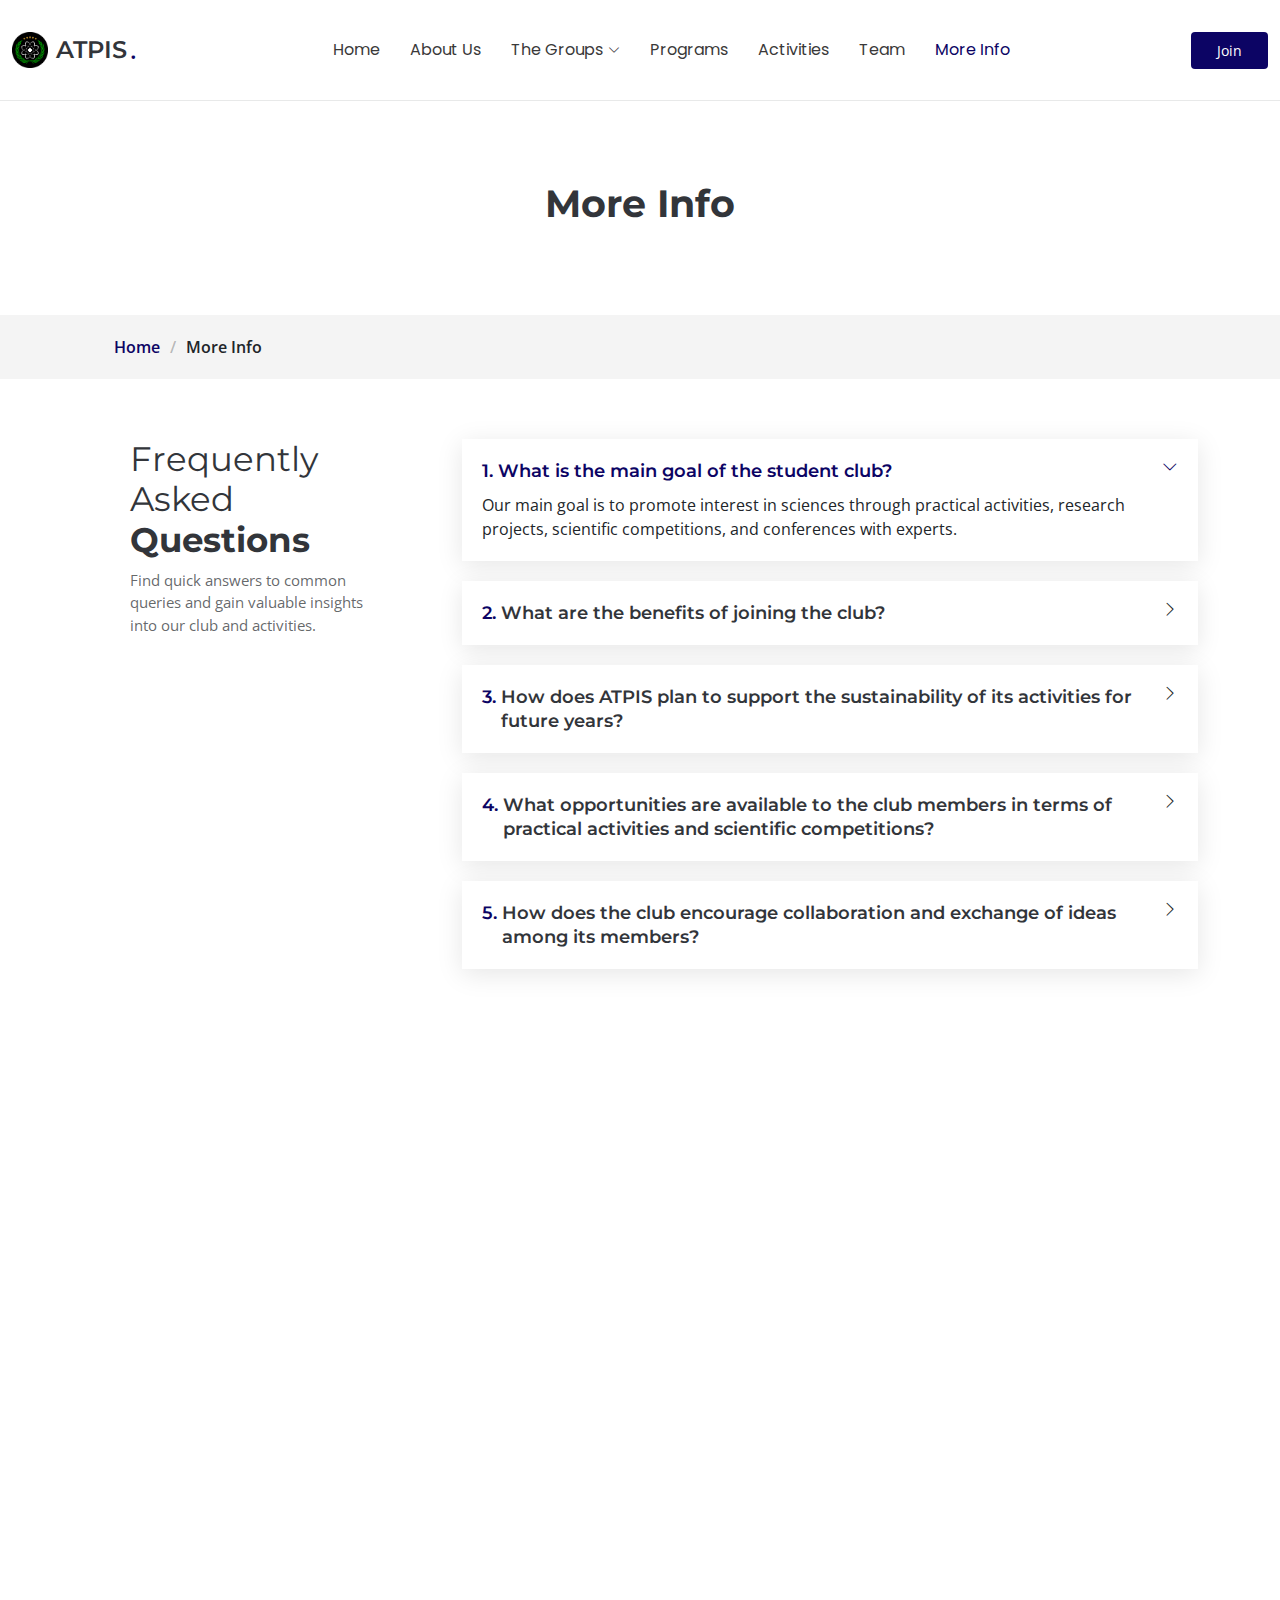
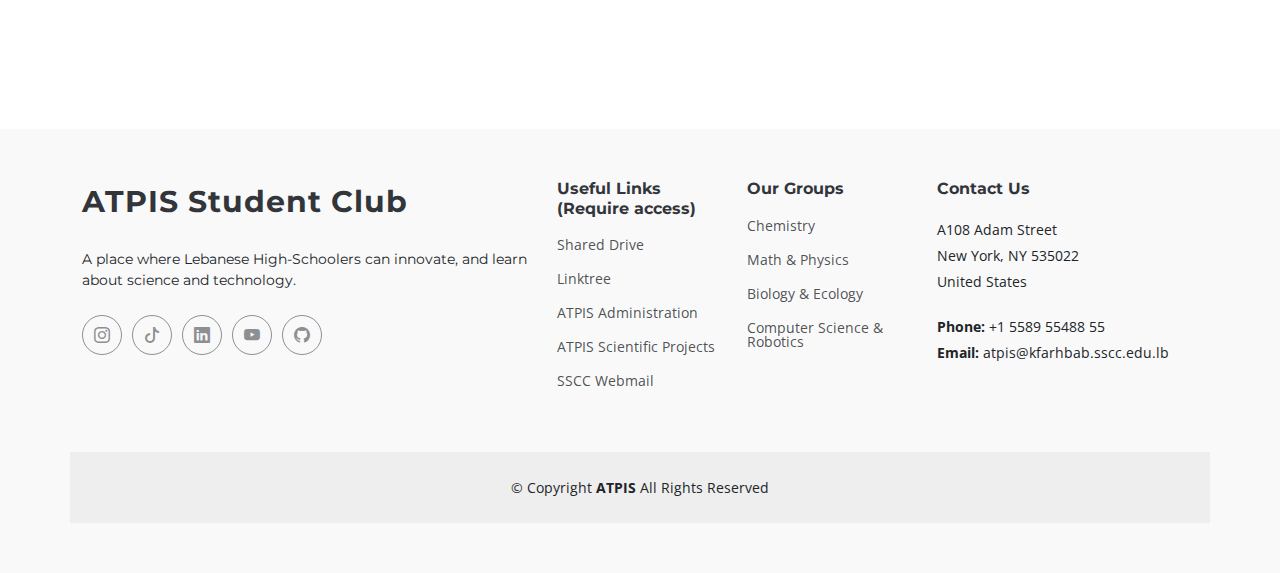
<file: more-info.html>
<!DOCTYPE html>
<html lang="en">

<head>
	<meta charset="utf-8">
	<meta content="width=device-width, initial-scale=1.0" name="viewport">
	<title>More Info | ATPIS</title>
	<meta name="description" content="">
	<meta name="keywords" content="">

	<!-- Favicons -->
	<link href="assets/img/favicon.png" rel="icon">
	<link href="assets/img/apple-touch-icon.png" rel="apple-touch-icon">

	<!-- Fonts -->
	<link href="https://fonts.googleapis.com" rel="preconnect">
	<link href="https://fonts.gstatic.com" rel="preconnect" crossorigin>
	<link href="https://fonts.googleapis.com/css2?family=Open+Sans:ital,wght@0,300;0,400;0,500;0,600;0,700;0,800;1,300;1,400;1,500;1,600;1,700;1,800&family=Montserrat:ital,wght@0,100;0,200;0,300;0,400;0,500;0,600;0,700;0,800;0,900;1,100;1,200;1,300;1,400;1,500;1,600;1,700;1,800;1,900&family=Poppins:ital,wght@0,100;0,200;0,300;0,400;0,500;0,600;0,700;0,800;0,900;1,100;1,200;1,300;1,400;1,500;1,600;1,700;1,800;1,900&display=swap" rel="stylesheet">

	<!-- Vendor CSS Files -->
	<link href="assets/vendor/bootstrap/css/bootstrap.min.css" rel="stylesheet">
	<link href="assets/vendor/bootstrap-icons/bootstrap-icons.css" rel="stylesheet">
	<link href="assets/vendor/aos/aos.css" rel="stylesheet">
	<link href="assets/vendor/glightbox/css/glightbox.min.css" rel="stylesheet">
	<link href="assets/vendor/swiper/swiper-bundle.min.css" rel="stylesheet">

	<!-- Main CSS File -->
	<link href="assets/css/main.css" rel="stylesheet">
</head>

<body class="starter-page-page">

	<header id="header" class="header d-flex align-items-center sticky-top">
    <div class="container-fluid position-relative d-flex align-items-center justify-content-between">

      <a href="#" class="logo d-flex align-items-center me-auto me-xl-0">
        <!-- Uncomment the line below if you also wish to use an image logo -->
        <img src="assets/img/favicon.png" alt="">
        <h1 class="sitename">ATPIS</h1><span>.</span>
      </a>

      <nav id="navmenu" class="navmenu">
        <ul>
          <li><a href="index.html#hero">Home</a></li>
          <li><a href="about.html">About Us</a></li>
          <li class="dropdown"><a href="#"><span>The Groups</span> <i class="bi bi-chevron-down toggle-dropdown"></i></a>
            <ul>
              <li><a href="/g/a.html">Chemistry</a></li>
              <li><a href="/g/b.html">Math & Physics</a></li>
              <li><a href="/g/c.html">Biology & Ecology</a></li>
              <li><a href="/g/d.html">ACM</a></li>
            </ul>
          </li>
          <li><a href="index.html#portfolio">Programs</a></li>
          <li><a href="index.html#activities">Activities</a></li>
          <li><a href="team.html">Team</a></li>
          <li><a href="more-info.html" class="active">More Info</a></li>
        </ul>
        <i class="mobile-nav-toggle d-xl-none bi bi-list"></i>
      </nav>

      <a class="btn-getstarted" href="/join.html">Join</a>

    </div>
  </header>

	<main class="main">

		<!-- Page Title -->
		<div class="page-title" data-aos="fade">
			<div class="heading">
				<div class="container">
					<div class="row d-flex justify-content-center text-center">
						<div class="col-lg-8">
							<h1>More Info</h1>
							<p class="mb-0"></p>
						</div>
					</div>
				</div>
			</div>
			<nav class="breadcrumbs">
				<div class="container">
					<ol>
						<li><a href="/">Home</a></li>
						<li class="current">More Info</li>
					</ol>
				</div>
			</nav>
		</div><!-- End Page Title -->

		<!-- Faq Section -->
		<section id="faq" class="faq section">

			<div class="container">

				<div class="row gy-4">

					<div class="col-lg-4" data-aos="fade-up" data-aos-delay="100">
						<div class="content px-xl-5">
							<h3><span>Frequently Asked </span><strong>Questions</strong></h3>
							<p>
								Find quick answers to common queries and gain valuable insights into our club and activities.
							</p>
						</div>
					</div>

					<div class="col-lg-8" data-aos="fade-up" data-aos-delay="200">

						<div class="faq-container">
              <div class="faq-item faq-active">
                <h3><span class="num">1.</span> <span>What is the main goal of the student club?</span></h3>
                <div class="faq-content">
                  <p>Our main goal is to promote interest in sciences through practical activities, research projects, scientific competitions, and conferences with experts.</p>
                </div>
                <i class="faq-toggle bi bi-chevron-right"></i>
              </div><!-- End Faq item-->

              <div class="faq-item">
                <h3><span class="num">2.</span> <span> What are the benefits of joining the club?</span></h3>
                <div class="faq-content">
                  <p>The club provides a vibrant social environment where members interact, collaborate, and form lasting friendships with peers, fostering a supportive community beyond the classroom. Active participation in club activities, such as competitions, workshops, and projects, enriches a student's resume, showcasing their dedication to scientific exploration, teamwork skills, and leadership potential, which are highly valued by academic institutions.</p>
                </div>
                <i class="faq-toggle bi bi-chevron-right"></i>
              </div><!-- End Faq item-->

              <div class="faq-item">
                <h3><span class="num">3.</span> <span>How does ATPIS plan to support the sustainability of its activities for future years?</span></h3>
                <div class="faq-content">
                  <p>We rely on active participation from its current and future members, as well as developing partnerships with experts, sponsors, and institutions to ensure ongoing resources and support. Additionally, the creation of the ATPIS Jr. branch aims to ensure the club's renewal and growth over the years.</p>
                </div>
                <i class="faq-toggle bi bi-chevron-right"></i>
              </div><!-- End Faq item-->

              <div class="faq-item">
                <h3><span class="num">4.</span> <span>What opportunities are available to the club members in terms of practical activities and scientific competitions?</span></h3>
                <div class="faq-content">
                  <p>ATPIS club members have access to practical workshops where they can conduct scientific experiments, research projects to explore topics of interest, and they have the opportunity to participate in local, national, and international scientific competitions to apply their scientific knowledge and skills.</p>
                </div>
                <i class="faq-toggle bi bi-chevron-right"></i>
              </div><!-- End Faq item-->

              <div class="faq-item">
                <h3><span class="num">5.</span> <span>How does the club encourage collaboration and exchange of ideas among its members?</span></h3>
                <div class="faq-content">
                  <p>We try to foster collaboration and information exchange among members of different grades by organizing mixed-grade teams for research projects, competitions, and workshops. This approach encourages peer learning, cross-grade mentorship, and the sharing of diverse perspectives and experiences, creating a dynamic and inclusive environment that enhances overall learning.</p>
                </div>
                <i class="faq-toggle bi bi-chevron-right"></i>
              </div><!-- End Faq item-->

						</div>

					</div>
				</div>

			</div>

		</section><!-- /Faq Section -->
		
		<!-- Contact Section -->
		<section id="contact" class="contact section">

			<!-- Section Title -->
			<div class="container section-title" data-aos="fade-up">
				<h2>Contact</h2>
				<p>Necessitatibus eius consequatur ex aliquid fuga eum quidem sint consectetur velit</p>
			</div><!-- End Section Title -->

			<div class="container" data-aos="fade-up" data-aos-delay="100">

				<div class="row gy-4">

					<div class="col-lg-6">

						<div class="row gy-4">
							<div class="col-md-6">
								<div class="info-item" data-aos="fade" data-aos-delay="200">
									<i class="bi bi-geo-alt"></i>
									<h3>Address</h3>
									<p><a href="https://maps.app.goo.gl/2Bhw2WEQjNHi6NyU9">SSCC Kfarhbab</a></p>
									<p>Green Zone, V5/45 Street</p>
									<p>Ghazir, Lebanon</p>
								</div>
							</div><!-- End Info Item -->

							<div class="col-md-6">
								<div class="info-item" data-aos="fade" data-aos-delay="300">
									<i class="bi bi-telephone"></i>
									<h3>Call Us</h3>
									<p><a href="tel:+961 09 920 764">+961 09 920 764</a></p>
									<br>
								</div>
							</div><!-- End Info Item -->

							<div class="col-md-6">
								<div class="info-item" data-aos="fade" data-aos-delay="400">
									<i class="bi bi-envelope"></i>
									<h3>Email Us</h3>
									<p><a href="mailto:atpis@kfarhbab.sscc.edu.lb">atpis@kfarhbab.sscc.edu.lb</a></p>
									<p><a href="mailto:atpis.sscc@gmail.com">atpis.sscc@gmail.com</a></p>
								</div>
							</div><!-- End Info Item -->

							<div class="col-md-6">
								<div class="info-item" data-aos="fade" data-aos-delay="500">
									<i class="bi bi-clock"></i>
									<h3>Open Hours</h3>
									<p>Subject to the <a href="https://kfarhbab.sscc.edu.lb" target="_blank">school&apos;s</a> schedule!</p>
								</div>
							</div><!-- End Info Item -->

						</div>

					</div>

					<div class="col-lg-6">
						<form action="https://formspree.io/f/myyrbgze/" method="POST" class="php-email-form" data-aos="fade-up" data-aos-delay="200">
							<div class="row gy-4">

								<div class="col-md-6">
									<input type="text" name="name" class="form-control" placeholder="Your Name" required="">
								</div>

								<div class="col-md-6 ">
									<input type="email" class="form-control" name="email" placeholder="Your Email" required="">
								</div>

								<div class="col-12">
									<input type="text" class="form-control" name="subject" placeholder="Subject" required="">
								</div>

								<div class="col-12">
									<textarea class="form-control" name="message" rows="6" placeholder="Message" required=""></textarea>
								</div>

								<div class="col-12 text-center">
									<div class="loading">Loading</div>
									<div class="error-message"></div>
									<div class="sent-message">Your message has been sent. Thank you!</div>
									<button type="submit">Send Message</button>
								</div>

							</div>
						</form>
					</div><!-- End Contact Form -->

				</div>

			</div>

		</section><!-- /Contact Section -->

	</main>

	<div id="footer-sticky"></div>

	<!-- Scroll Top -->
	<a href="#" id="scroll-top" class="scroll-top d-flex align-items-center justify-content-center"><i class="bi bi-arrow-up-short"></i></a>

	<!-- Preloader -->
	<div id="preloader"></div>

	<!-- Vendor JS Files -->
	<script src="assets/vendor/bootstrap/js/bootstrap.bundle.min.js"></script>
	<script src="assets/vendor/php-email-form/validate.js"></script>
	<script src="assets/vendor/aos/aos.js"></script>
	<script src="assets/vendor/glightbox/js/glightbox.min.js"></script>
	<script src="assets/vendor/purecounter/purecounter_vanilla.js"></script>
	<script src="assets/vendor/imagesloaded/imagesloaded.pkgd.min.js"></script>
	<script src="assets/vendor/isotope-layout/isotope.pkgd.min.js"></script>
	<script src="assets/vendor/swiper/swiper-bundle.min.js"></script>

	<!-- Main JS File -->
	<script src="assets/js/main.js"></script>

</body>

</html>
</file>
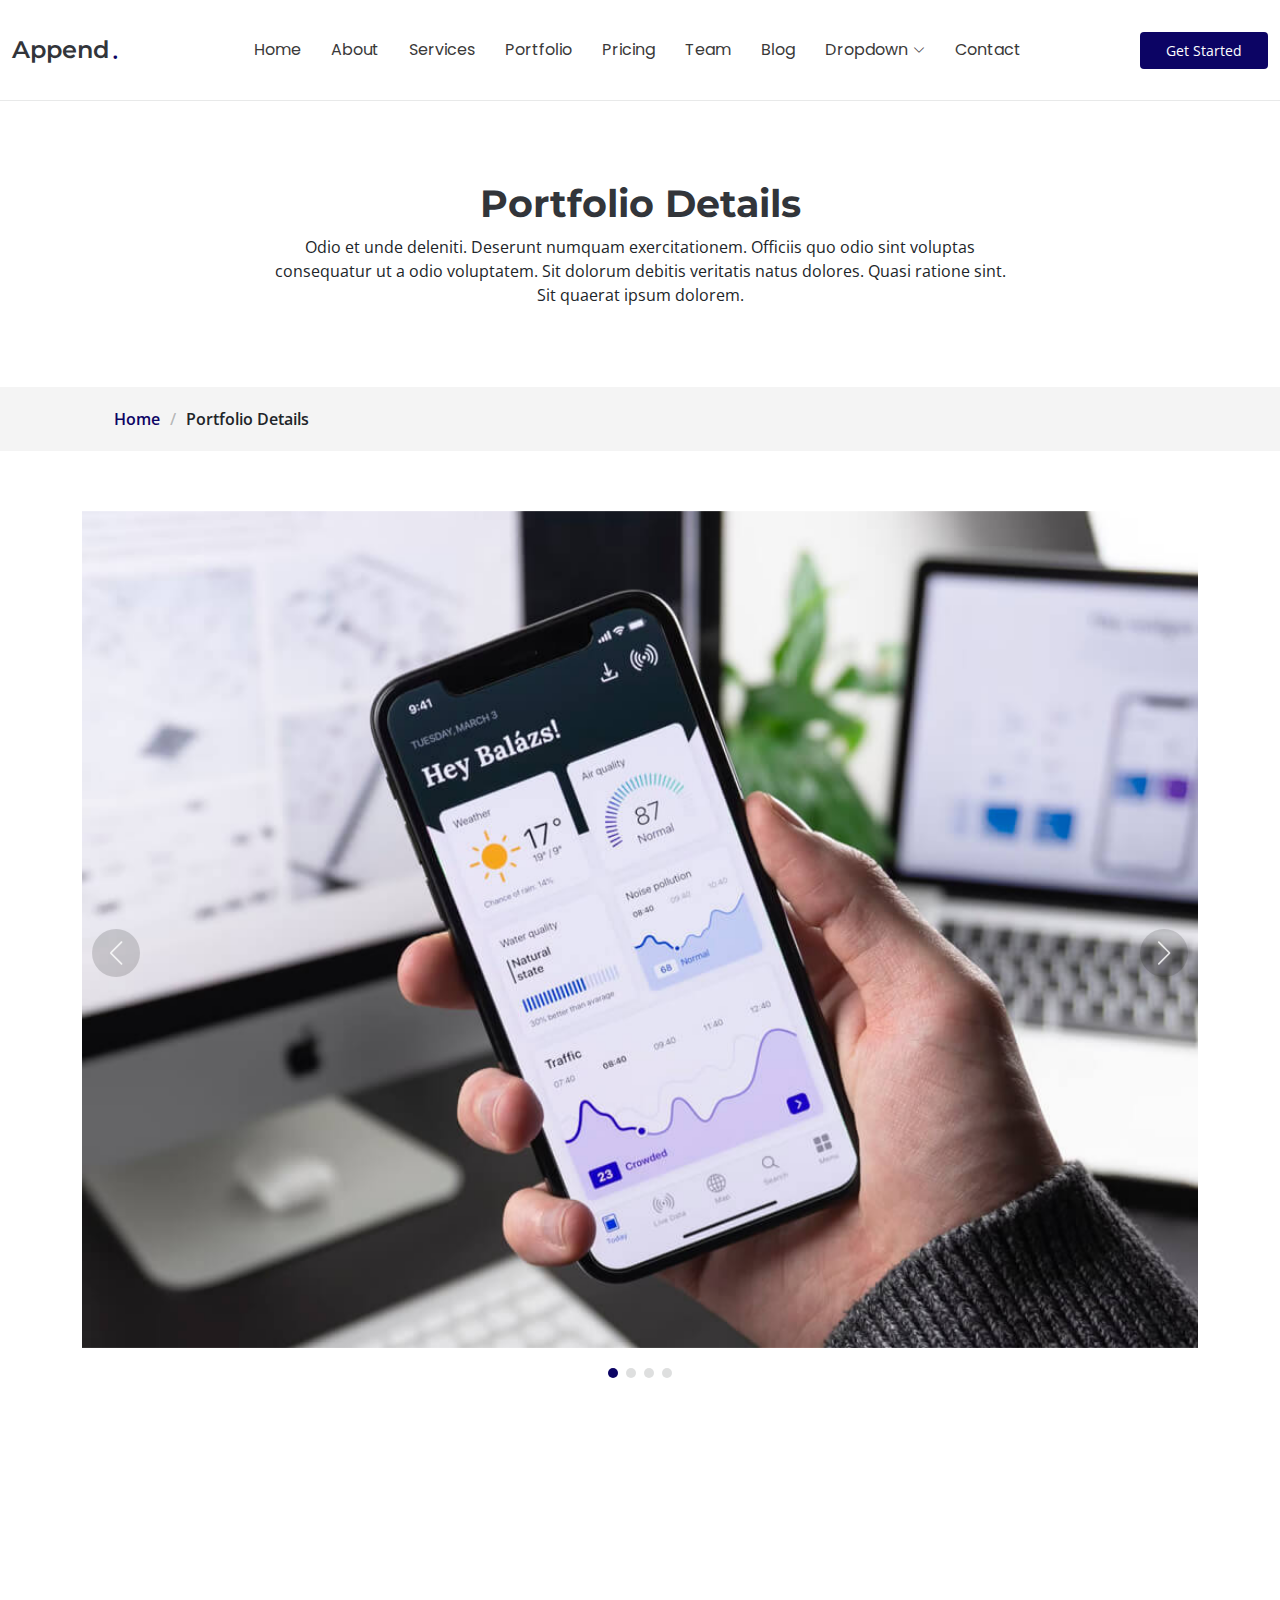
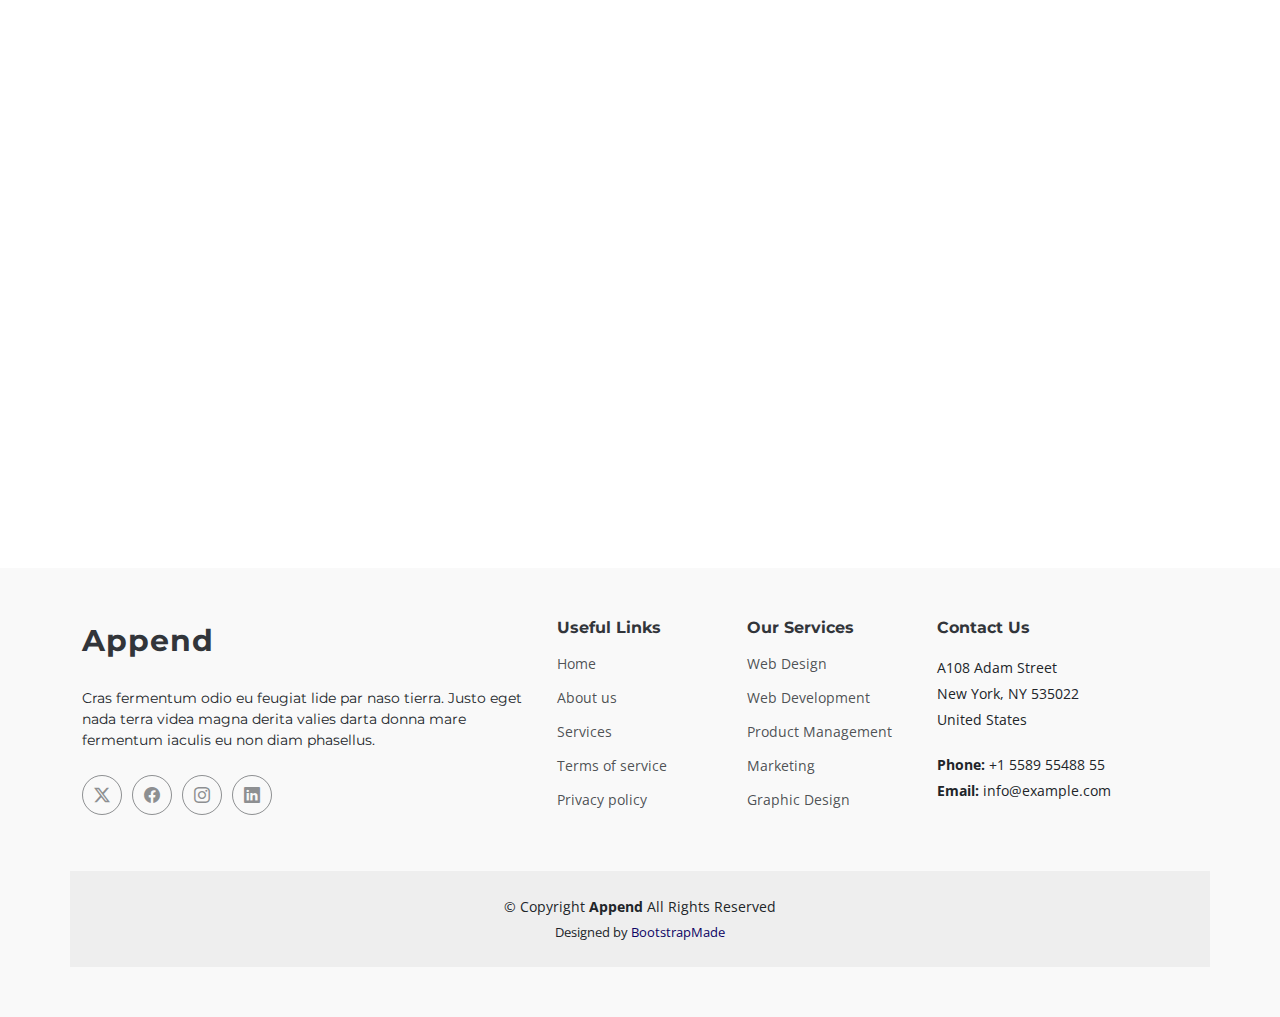
<file: portfolio-details.html>
<!DOCTYPE html>
<html lang="en">

<head>
  <meta charset="utf-8">
  <meta content="width=device-width, initial-scale=1.0" name="viewport">
  <title>Portfolio Details - Append Bootstrap Template</title>
  <meta name="description" content="">
  <meta name="keywords" content="">

  <!-- Favicons -->
  <link href="assets/img/favicon.png" rel="icon">
  <link href="assets/img/apple-touch-icon.png" rel="apple-touch-icon">

  <!-- Fonts -->
  <link href="https://fonts.googleapis.com" rel="preconnect">
  <link href="https://fonts.gstatic.com" rel="preconnect" crossorigin>
  <link href="https://fonts.googleapis.com/css2?family=Open+Sans:ital,wght@0,300;0,400;0,500;0,600;0,700;0,800;1,300;1,400;1,500;1,600;1,700;1,800&family=Montserrat:ital,wght@0,100;0,200;0,300;0,400;0,500;0,600;0,700;0,800;0,900;1,100;1,200;1,300;1,400;1,500;1,600;1,700;1,800;1,900&family=Poppins:ital,wght@0,100;0,200;0,300;0,400;0,500;0,600;0,700;0,800;0,900;1,100;1,200;1,300;1,400;1,500;1,600;1,700;1,800;1,900&display=swap" rel="stylesheet">

  <!-- Vendor CSS Files -->
  <link href="assets/vendor/bootstrap/css/bootstrap.min.css" rel="stylesheet">
  <link href="assets/vendor/bootstrap-icons/bootstrap-icons.css" rel="stylesheet">
  <link href="assets/vendor/aos/aos.css" rel="stylesheet">
  <link href="assets/vendor/glightbox/css/glightbox.min.css" rel="stylesheet">
  <link href="assets/vendor/swiper/swiper-bundle.min.css" rel="stylesheet">

  <!-- Main CSS File -->
  <link href="assets/css/main.css" rel="stylesheet">

  <!-- =======================================================
  * Template Name: Append
  * Template URL: https://bootstrapmade.com/append-bootstrap-website-template/
  * Updated: Aug 07 2024 with Bootstrap v5.3.3
  * Author: BootstrapMade.com
  * License: https://bootstrapmade.com/license/
  ======================================================== -->
</head>

<body class="portfolio-details-page">

  <header id="header" class="header d-flex align-items-center sticky-top">
    <div class="container-fluid position-relative d-flex align-items-center justify-content-between">

      <a href="index.html" class="logo d-flex align-items-center me-auto me-xl-0">
        <!-- Uncomment the line below if you also wish to use an image logo -->
        <!-- <img src="assets/img/logo.png" alt=""> -->
        <h1 class="sitename">Append</h1><span>.</span>
      </a>

      <nav id="navmenu" class="navmenu">
        <ul>
          <li><a href="index.html#hero">Home</a></li>
          <li><a href="index.html#about">About</a></li>
          <li><a href="index.html#services">Services</a></li>
          <li><a href="index.html#portfolio">Portfolio</a></li>
          <li><a href="index.html#pricing">Pricing</a></li>
          <li><a href="index.html#team">Team</a></li>
          <li><a href="blog.html">Blog</a></li>
          <li class="dropdown"><a href="#"><span>Dropdown</span> <i class="bi bi-chevron-down toggle-dropdown"></i></a>
            <ul>
              <li><a href="#">Dropdown 1</a></li>
              <li class="dropdown"><a href="#"><span>Deep Dropdown</span> <i class="bi bi-chevron-down toggle-dropdown"></i></a>
                <ul>
                  <li><a href="#">Deep Dropdown 1</a></li>
                  <li><a href="#">Deep Dropdown 2</a></li>
                  <li><a href="#">Deep Dropdown 3</a></li>
                  <li><a href="#">Deep Dropdown 4</a></li>
                  <li><a href="#">Deep Dropdown 5</a></li>
                </ul>
              </li>
              <li><a href="#">Dropdown 2</a></li>
              <li><a href="#">Dropdown 3</a></li>
              <li><a href="#">Dropdown 4</a></li>
            </ul>
          </li>
          <li><a href="index.html#contact">Contact</a></li>
        </ul>
        <i class="mobile-nav-toggle d-xl-none bi bi-list"></i>
      </nav>

      <a class="btn-getstarted" href="index.html#about">Get Started</a>

    </div>
  </header>

  <main class="main">

    <!-- Page Title -->
    <div class="page-title" data-aos="fade">
      <div class="heading">
        <div class="container">
          <div class="row d-flex justify-content-center text-center">
            <div class="col-lg-8">
              <h1>Portfolio Details</h1>
              <p class="mb-0">Odio et unde deleniti. Deserunt numquam exercitationem. Officiis quo odio sint voluptas consequatur ut a odio voluptatem. Sit dolorum debitis veritatis natus dolores. Quasi ratione sint. Sit quaerat ipsum dolorem.</p>
            </div>
          </div>
        </div>
      </div>
      <nav class="breadcrumbs">
        <div class="container">
          <ol>
            <li><a href="index.html">Home</a></li>
            <li class="current">Portfolio Details</li>
          </ol>
        </div>
      </nav>
    </div><!-- End Page Title -->

    <!-- Portfolio Details Section -->
    <section id="portfolio-details" class="portfolio-details section">

      <div class="container" data-aos="fade-up">

        <div class="portfolio-details-slider swiper init-swiper">
          <script type="application/json" class="swiper-config">
            {
              "loop": true,
              "speed": 600,
              "autoplay": {
                "delay": 5000
              },
              "slidesPerView": "auto",
              "navigation": {
                "nextEl": ".swiper-button-next",
                "prevEl": ".swiper-button-prev"
              },
              "pagination": {
                "el": ".swiper-pagination",
                "type": "bullets",
                "clickable": true
              }
            }
          </script>
          <div class="swiper-wrapper align-items-center">

            <div class="swiper-slide">
              <img src="assets/img/portfolio/app-1.jpg" alt="">
            </div>

            <div class="swiper-slide">
              <img src="assets/img/portfolio/product-1.jpg" alt="">
            </div>

            <div class="swiper-slide">
              <img src="assets/img/portfolio/branding-1.jpg" alt="">
            </div>

            <div class="swiper-slide">
              <img src="assets/img/portfolio/books-1.jpg" alt="">
            </div>

          </div>
          <div class="swiper-button-prev"></div>
          <div class="swiper-button-next"></div>
          <div class="swiper-pagination"></div>
        </div>

        <div class="row justify-content-between gy-4 mt-4">

          <div class="col-lg-8" data-aos="fade-up">
            <div class="portfolio-description">
              <h2>This is an example of portfolio details</h2>
              <p>
                Autem ipsum nam porro corporis rerum. Quis eos dolorem eos itaque inventore commodi labore quia quia. Exercitationem repudiandae officiis neque suscipit non officia eaque itaque enim. Voluptatem officia accusantium nesciunt est omnis tempora consectetur dignissimos. Sequi nulla at esse enim cum deserunt eius.
              </p>
              <p>
                Amet consequatur qui dolore veniam voluptatem voluptatem sit. Non aspernatur atque natus ut cum nam et. Praesentium error dolores rerum minus sequi quia veritatis eum. Eos et doloribus doloremque nesciunt molestiae laboriosam.
              </p>

              <div class="testimonial-item">
                <p>
                  <i class="bi bi-quote quote-icon-left"></i>
                  <span>Export tempor illum tamen malis malis eram quae irure esse labore quem cillum quid cillum eram malis quorum velit fore eram velit sunt aliqua noster fugiat irure amet legam anim culpa.</span>
                  <i class="bi bi-quote quote-icon-right"></i>
                </p>
                <div>
                  <img src="assets/img/testimonials/testimonials-2.jpg" class="testimonial-img" alt="">
                  <h3>Sara Wilsson</h3>
                  <h4>Designer</h4>
                </div>
              </div>

              <p>
                Impedit ipsum quae et aliquid doloribus et voluptatem quasi. Perspiciatis occaecati earum et magnam animi. Quibusdam non qui ea vitae suscipit vitae sunt. Repudiandae incidunt cumque minus deserunt assumenda tempore. Delectus voluptas necessitatibus est.
              </p>

              <p>
                Sunt voluptatum sapiente facilis quo odio aut ipsum repellat debitis. Molestiae et autem libero. Explicabo et quod necessitatibus similique quis dolor eum. Numquam eaque praesentium rem et qui nesciunt.
              </p>

            </div>
          </div>

          <div class="col-lg-3" data-aos="fade-up" data-aos-delay="100">
            <div class="portfolio-info">
              <h3>Project information</h3>
              <ul>
                <li><strong>Category</strong> Web design</li>
                <li><strong>Client</strong> ASU Company</li>
                <li><strong>Project date</strong> 01 March, 2020</li>
                <li><strong>Project URL</strong> <a href="#">www.example.com</a></li>
                <li><a href="#" class="btn-visit align-self-start">Visit Website</a></li>
              </ul>
            </div>
          </div>

        </div>

      </div>

    </section><!-- /Portfolio Details Section -->

  </main>

  <footer id="footer" class="footer position-relative light-background">

    <div class="container footer-top">
      <div class="row gy-4">
        <div class="col-lg-5 col-md-12 footer-about">
          <a href="index.html" class="logo d-flex align-items-center">
            <span class="sitename">Append</span>
          </a>
          <p>Cras fermentum odio eu feugiat lide par naso tierra. Justo eget nada terra videa magna derita valies darta donna mare fermentum iaculis eu non diam phasellus.</p>
          <div class="social-links d-flex mt-4">
            <a href=""><i class="bi bi-twitter-x"></i></a>
            <a href=""><i class="bi bi-facebook"></i></a>
            <a href=""><i class="bi bi-instagram"></i></a>
            <a href=""><i class="bi bi-linkedin"></i></a>
          </div>
        </div>

        <div class="col-lg-2 col-6 footer-links">
          <h4>Useful Links</h4>
          <ul>
            <li><a href="#">Home</a></li>
            <li><a href="#">About us</a></li>
            <li><a href="#">Services</a></li>
            <li><a href="#">Terms of service</a></li>
            <li><a href="#">Privacy policy</a></li>
          </ul>
        </div>

        <div class="col-lg-2 col-6 footer-links">
          <h4>Our Services</h4>
          <ul>
            <li><a href="#">Web Design</a></li>
            <li><a href="#">Web Development</a></li>
            <li><a href="#">Product Management</a></li>
            <li><a href="#">Marketing</a></li>
            <li><a href="#">Graphic Design</a></li>
          </ul>
        </div>

        <div class="col-lg-3 col-md-12 footer-contact text-center text-md-start">
          <h4>Contact Us</h4>
          <p>A108 Adam Street</p>
          <p>New York, NY 535022</p>
          <p>United States</p>
          <p class="mt-4"><strong>Phone:</strong> <span>+1 5589 55488 55</span></p>
          <p><strong>Email:</strong> <span>info@example.com</span></p>
        </div>

      </div>
    </div>

    <div class="container copyright text-center mt-4">
      <p>© <span>Copyright</span> <strong class="sitename">Append</strong> <span>All Rights Reserved</span></p>
      <div class="credits">
        <!-- All the links in the footer should remain intact. -->
        <!-- You can delete the links only if you've purchased the pro version. -->
        <!-- Licensing information: https://bootstrapmade.com/license/ -->
        <!-- Purchase the pro version with working PHP/AJAX contact form: [buy-url] -->
        Designed by <a href="https://bootstrapmade.com/">BootstrapMade</a>
      </div>
    </div>

  </footer>

  <!-- Scroll Top -->
  <a href="#" id="scroll-top" class="scroll-top d-flex align-items-center justify-content-center"><i class="bi bi-arrow-up-short"></i></a>

  <!-- Preloader -->
  <div id="preloader"></div>

  <!-- Vendor JS Files -->
  <script src="assets/vendor/bootstrap/js/bootstrap.bundle.min.js"></script>
  <script src="assets/vendor/php-email-form/validate.js"></script>
  <script src="assets/vendor/aos/aos.js"></script>
  <script src="assets/vendor/glightbox/js/glightbox.min.js"></script>
  <script src="assets/vendor/purecounter/purecounter_vanilla.js"></script>
  <script src="assets/vendor/imagesloaded/imagesloaded.pkgd.min.js"></script>
  <script src="assets/vendor/isotope-layout/isotope.pkgd.min.js"></script>
  <script src="assets/vendor/swiper/swiper-bundle.min.js"></script>

  <!-- Main JS File -->
  <script src="assets/js/main.js"></script>

</body>

</html>
</file>
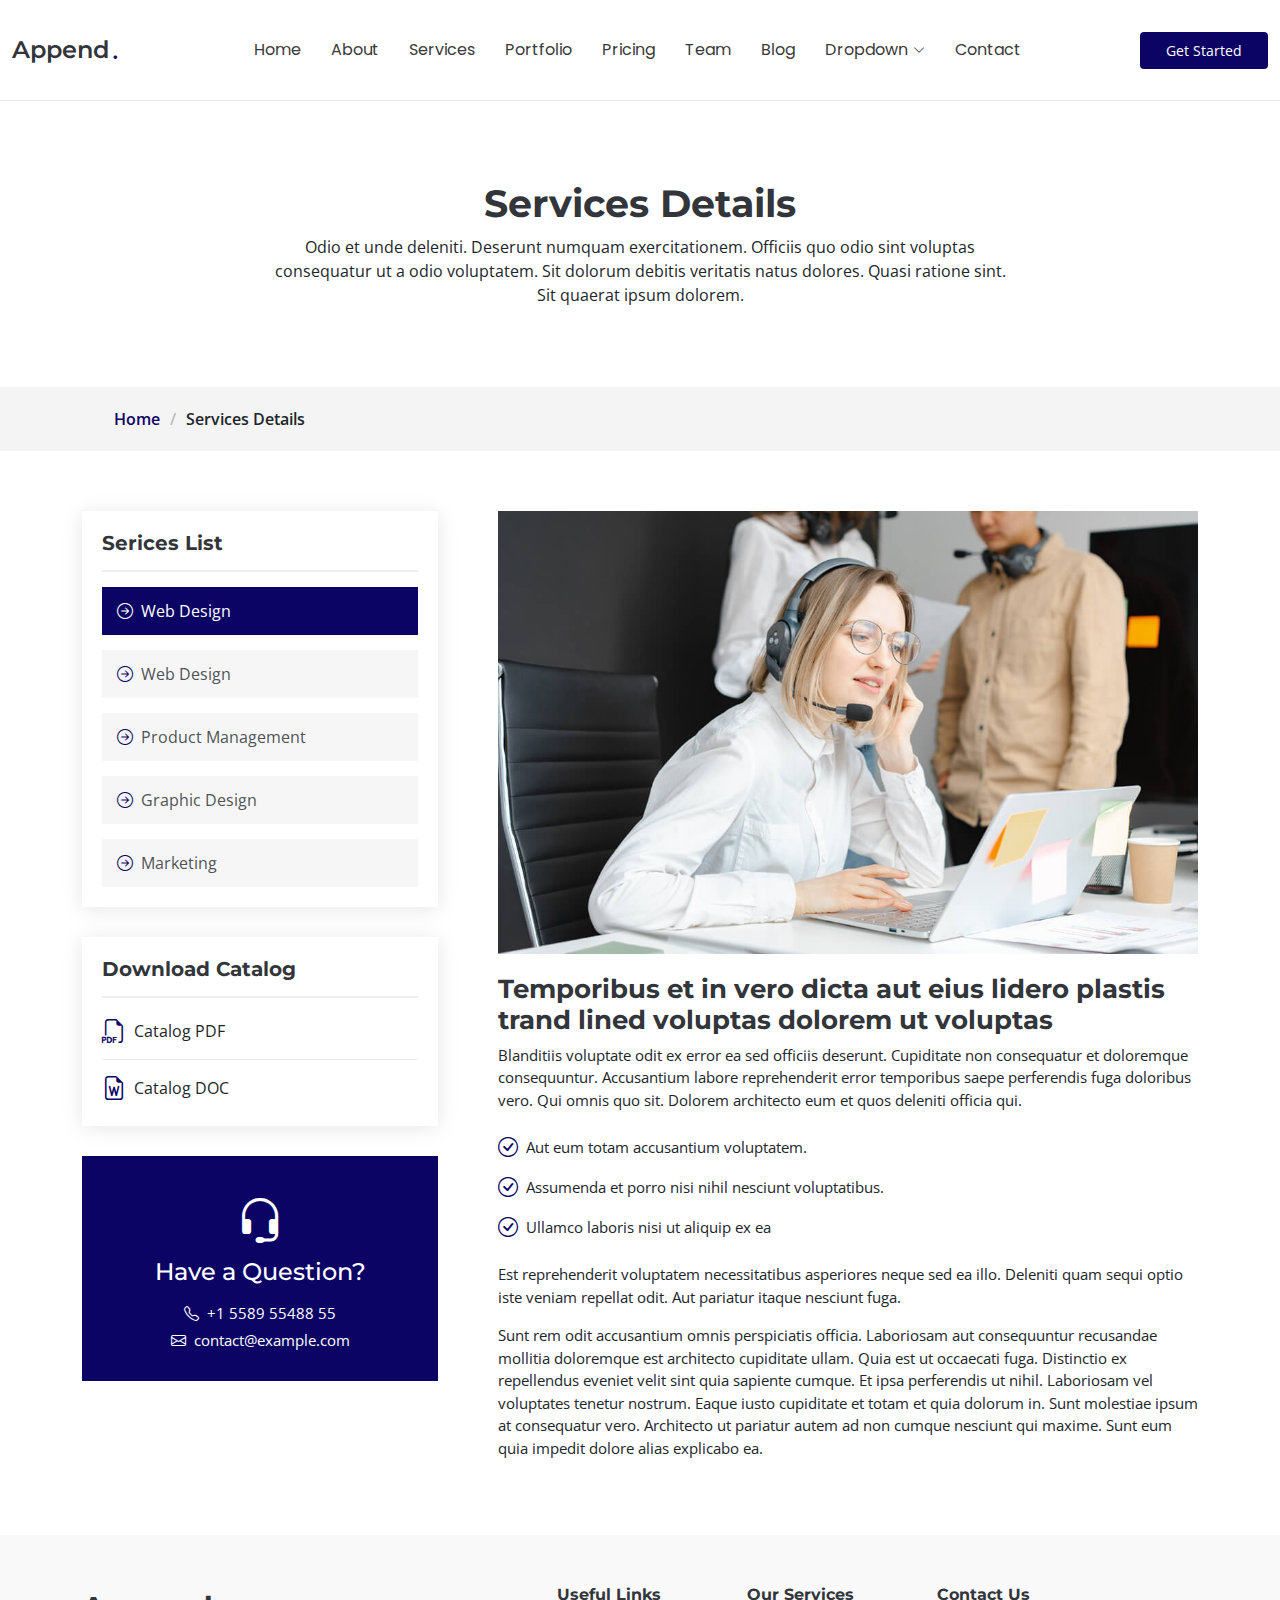
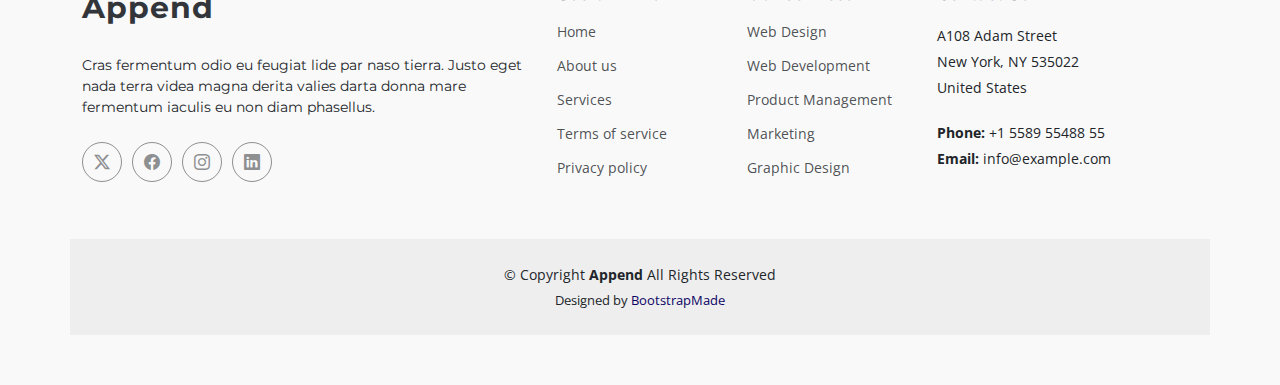
<file: services-details.html>
<!DOCTYPE html>
<html lang="en">

<head>
  <meta charset="utf-8">
  <meta content="width=device-width, initial-scale=1.0" name="viewport">
  <title>Services Details - Append Bootstrap Template</title>
  <meta name="description" content="">
  <meta name="keywords" content="">

  <!-- Favicons -->
  <link href="assets/img/favicon.png" rel="icon">
  <link href="assets/img/apple-touch-icon.png" rel="apple-touch-icon">

  <!-- Fonts -->
  <link href="https://fonts.googleapis.com" rel="preconnect">
  <link href="https://fonts.gstatic.com" rel="preconnect" crossorigin>
  <link href="https://fonts.googleapis.com/css2?family=Open+Sans:ital,wght@0,300;0,400;0,500;0,600;0,700;0,800;1,300;1,400;1,500;1,600;1,700;1,800&family=Montserrat:ital,wght@0,100;0,200;0,300;0,400;0,500;0,600;0,700;0,800;0,900;1,100;1,200;1,300;1,400;1,500;1,600;1,700;1,800;1,900&family=Poppins:ital,wght@0,100;0,200;0,300;0,400;0,500;0,600;0,700;0,800;0,900;1,100;1,200;1,300;1,400;1,500;1,600;1,700;1,800;1,900&display=swap" rel="stylesheet">

  <!-- Vendor CSS Files -->
  <link href="assets/vendor/bootstrap/css/bootstrap.min.css" rel="stylesheet">
  <link href="assets/vendor/bootstrap-icons/bootstrap-icons.css" rel="stylesheet">
  <link href="assets/vendor/aos/aos.css" rel="stylesheet">
  <link href="assets/vendor/glightbox/css/glightbox.min.css" rel="stylesheet">
  <link href="assets/vendor/swiper/swiper-bundle.min.css" rel="stylesheet">

  <!-- Main CSS File -->
  <link href="assets/css/main.css" rel="stylesheet">

  <!-- =======================================================
  * Template Name: Append
  * Template URL: https://bootstrapmade.com/append-bootstrap-website-template/
  * Updated: Aug 07 2024 with Bootstrap v5.3.3
  * Author: BootstrapMade.com
  * License: https://bootstrapmade.com/license/
  ======================================================== -->
</head>

<body class="services-details-page">

  <header id="header" class="header d-flex align-items-center sticky-top">
    <div class="container-fluid position-relative d-flex align-items-center justify-content-between">

      <a href="index.html" class="logo d-flex align-items-center me-auto me-xl-0">
        <!-- Uncomment the line below if you also wish to use an image logo -->
        <!-- <img src="assets/img/logo.png" alt=""> -->
        <h1 class="sitename">Append</h1><span>.</span>
      </a>

      <nav id="navmenu" class="navmenu">
        <ul>
          <li><a href="index.html#hero">Home</a></li>
          <li><a href="index.html#about">About</a></li>
          <li><a href="index.html#services">Services</a></li>
          <li><a href="index.html#portfolio">Portfolio</a></li>
          <li><a href="index.html#pricing">Pricing</a></li>
          <li><a href="index.html#team">Team</a></li>
          <li><a href="blog.html">Blog</a></li>
          <li class="dropdown"><a href="#"><span>Dropdown</span> <i class="bi bi-chevron-down toggle-dropdown"></i></a>
            <ul>
              <li><a href="#">Dropdown 1</a></li>
              <li class="dropdown"><a href="#"><span>Deep Dropdown</span> <i class="bi bi-chevron-down toggle-dropdown"></i></a>
                <ul>
                  <li><a href="#">Deep Dropdown 1</a></li>
                  <li><a href="#">Deep Dropdown 2</a></li>
                  <li><a href="#">Deep Dropdown 3</a></li>
                  <li><a href="#">Deep Dropdown 4</a></li>
                  <li><a href="#">Deep Dropdown 5</a></li>
                </ul>
              </li>
              <li><a href="#">Dropdown 2</a></li>
              <li><a href="#">Dropdown 3</a></li>
              <li><a href="#">Dropdown 4</a></li>
            </ul>
          </li>
          <li><a href="index.html#contact">Contact</a></li>
        </ul>
        <i class="mobile-nav-toggle d-xl-none bi bi-list"></i>
      </nav>

      <a class="btn-getstarted" href="index.html#about">Get Started</a>

    </div>
  </header>

  <main class="main">

    <!-- Page Title -->
    <div class="page-title" data-aos="fade">
      <div class="heading">
        <div class="container">
          <div class="row d-flex justify-content-center text-center">
            <div class="col-lg-8">
              <h1>Services Details</h1>
              <p class="mb-0">Odio et unde deleniti. Deserunt numquam exercitationem. Officiis quo odio sint voluptas consequatur ut a odio voluptatem. Sit dolorum debitis veritatis natus dolores. Quasi ratione sint. Sit quaerat ipsum dolorem.</p>
            </div>
          </div>
        </div>
      </div>
      <nav class="breadcrumbs">
        <div class="container">
          <ol>
            <li><a href="index.html">Home</a></li>
            <li class="current">Services Details</li>
          </ol>
        </div>
      </nav>
    </div><!-- End Page Title -->

    <!-- Service Details Section -->
    <section id="service-details" class="service-details section">

      <div class="container">

        <div class="row gy-5">

          <div class="col-lg-4" data-aos="fade-up" data-aos-delay="100">

            <div class="service-box">
              <h4>Serices List</h4>
              <div class="services-list">
                <a href="#" class="active"><i class="bi bi-arrow-right-circle"></i><span>Web Design</span></a>
                <a href="#"><i class="bi bi-arrow-right-circle"></i><span>Web Design</span></a>
                <a href="#"><i class="bi bi-arrow-right-circle"></i><span>Product Management</span></a>
                <a href="#"><i class="bi bi-arrow-right-circle"></i><span>Graphic Design</span></a>
                <a href="#"><i class="bi bi-arrow-right-circle"></i><span>Marketing</span></a>
              </div>
            </div><!-- End Services List -->

            <div class="service-box">
              <h4>Download Catalog</h4>
              <div class="download-catalog">
                <a href="#"><i class="bi bi-filetype-pdf"></i><span>Catalog PDF</span></a>
                <a href="#"><i class="bi bi-file-earmark-word"></i><span>Catalog DOC</span></a>
              </div>
            </div><!-- End Services List -->

            <div class="help-box d-flex flex-column justify-content-center align-items-center">
              <i class="bi bi-headset help-icon"></i>
              <h4>Have a Question?</h4>
              <p class="d-flex align-items-center mt-2 mb-0"><i class="bi bi-telephone me-2"></i> <span>+1 5589 55488 55</span></p>
              <p class="d-flex align-items-center mt-1 mb-0"><i class="bi bi-envelope me-2"></i> <a href="mailto:contact@example.com">contact@example.com</a></p>
            </div>

          </div>

          <div class="col-lg-8 ps-lg-5" data-aos="fade-up" data-aos-delay="200">
            <img src="assets/img/services.jpg" alt="" class="img-fluid services-img">
            <h3>Temporibus et in vero dicta aut eius lidero plastis trand lined voluptas dolorem ut voluptas</h3>
            <p>
              Blanditiis voluptate odit ex error ea sed officiis deserunt. Cupiditate non consequatur et doloremque consequuntur. Accusantium labore reprehenderit error temporibus saepe perferendis fuga doloribus vero. Qui omnis quo sit. Dolorem architecto eum et quos deleniti officia qui.
            </p>
            <ul>
              <li><i class="bi bi-check-circle"></i> <span>Aut eum totam accusantium voluptatem.</span></li>
              <li><i class="bi bi-check-circle"></i> <span>Assumenda et porro nisi nihil nesciunt voluptatibus.</span></li>
              <li><i class="bi bi-check-circle"></i> <span>Ullamco laboris nisi ut aliquip ex ea</span></li>
            </ul>
            <p>
              Est reprehenderit voluptatem necessitatibus asperiores neque sed ea illo. Deleniti quam sequi optio iste veniam repellat odit. Aut pariatur itaque nesciunt fuga.
            </p>
            <p>
              Sunt rem odit accusantium omnis perspiciatis officia. Laboriosam aut consequuntur recusandae mollitia doloremque est architecto cupiditate ullam. Quia est ut occaecati fuga. Distinctio ex repellendus eveniet velit sint quia sapiente cumque. Et ipsa perferendis ut nihil. Laboriosam vel voluptates tenetur nostrum. Eaque iusto cupiditate et totam et quia dolorum in. Sunt molestiae ipsum at consequatur vero. Architecto ut pariatur autem ad non cumque nesciunt qui maxime. Sunt eum quia impedit dolore alias explicabo ea.
            </p>
          </div>

        </div>

      </div>

    </section><!-- /Service Details Section -->

  </main>

  <footer id="footer" class="footer position-relative light-background">

    <div class="container footer-top">
      <div class="row gy-4">
        <div class="col-lg-5 col-md-12 footer-about">
          <a href="index.html" class="logo d-flex align-items-center">
            <span class="sitename">Append</span>
          </a>
          <p>Cras fermentum odio eu feugiat lide par naso tierra. Justo eget nada terra videa magna derita valies darta donna mare fermentum iaculis eu non diam phasellus.</p>
          <div class="social-links d-flex mt-4">
            <a href=""><i class="bi bi-twitter-x"></i></a>
            <a href=""><i class="bi bi-facebook"></i></a>
            <a href=""><i class="bi bi-instagram"></i></a>
            <a href=""><i class="bi bi-linkedin"></i></a>
          </div>
        </div>

        <div class="col-lg-2 col-6 footer-links">
          <h4>Useful Links</h4>
          <ul>
            <li><a href="#">Home</a></li>
            <li><a href="#">About us</a></li>
            <li><a href="#">Services</a></li>
            <li><a href="#">Terms of service</a></li>
            <li><a href="#">Privacy policy</a></li>
          </ul>
        </div>

        <div class="col-lg-2 col-6 footer-links">
          <h4>Our Services</h4>
          <ul>
            <li><a href="#">Web Design</a></li>
            <li><a href="#">Web Development</a></li>
            <li><a href="#">Product Management</a></li>
            <li><a href="#">Marketing</a></li>
            <li><a href="#">Graphic Design</a></li>
          </ul>
        </div>

        <div class="col-lg-3 col-md-12 footer-contact text-center text-md-start">
          <h4>Contact Us</h4>
          <p>A108 Adam Street</p>
          <p>New York, NY 535022</p>
          <p>United States</p>
          <p class="mt-4"><strong>Phone:</strong> <span>+1 5589 55488 55</span></p>
          <p><strong>Email:</strong> <span>info@example.com</span></p>
        </div>

      </div>
    </div>

    <div class="container copyright text-center mt-4">
      <p>© <span>Copyright</span> <strong class="sitename">Append</strong> <span>All Rights Reserved</span></p>
      <div class="credits">
        <!-- All the links in the footer should remain intact. -->
        <!-- You can delete the links only if you've purchased the pro version. -->
        <!-- Licensing information: https://bootstrapmade.com/license/ -->
        <!-- Purchase the pro version with working PHP/AJAX contact form: [buy-url] -->
        Designed by <a href="https://bootstrapmade.com/">BootstrapMade</a>
      </div>
    </div>

  </footer>

  <!-- Scroll Top -->
  <a href="#" id="scroll-top" class="scroll-top d-flex align-items-center justify-content-center"><i class="bi bi-arrow-up-short"></i></a>

  <!-- Preloader -->
  <div id="preloader"></div>

  <!-- Vendor JS Files -->
  <script src="assets/vendor/bootstrap/js/bootstrap.bundle.min.js"></script>
  <script src="assets/vendor/php-email-form/validate.js"></script>
  <script src="assets/vendor/aos/aos.js"></script>
  <script src="assets/vendor/glightbox/js/glightbox.min.js"></script>
  <script src="assets/vendor/purecounter/purecounter_vanilla.js"></script>
  <script src="assets/vendor/imagesloaded/imagesloaded.pkgd.min.js"></script>
  <script src="assets/vendor/isotope-layout/isotope.pkgd.min.js"></script>
  <script src="assets/vendor/swiper/swiper-bundle.min.js"></script>

  <!-- Main JS File -->
  <script src="assets/js/main.js"></script>

</body>

</html>
</file>
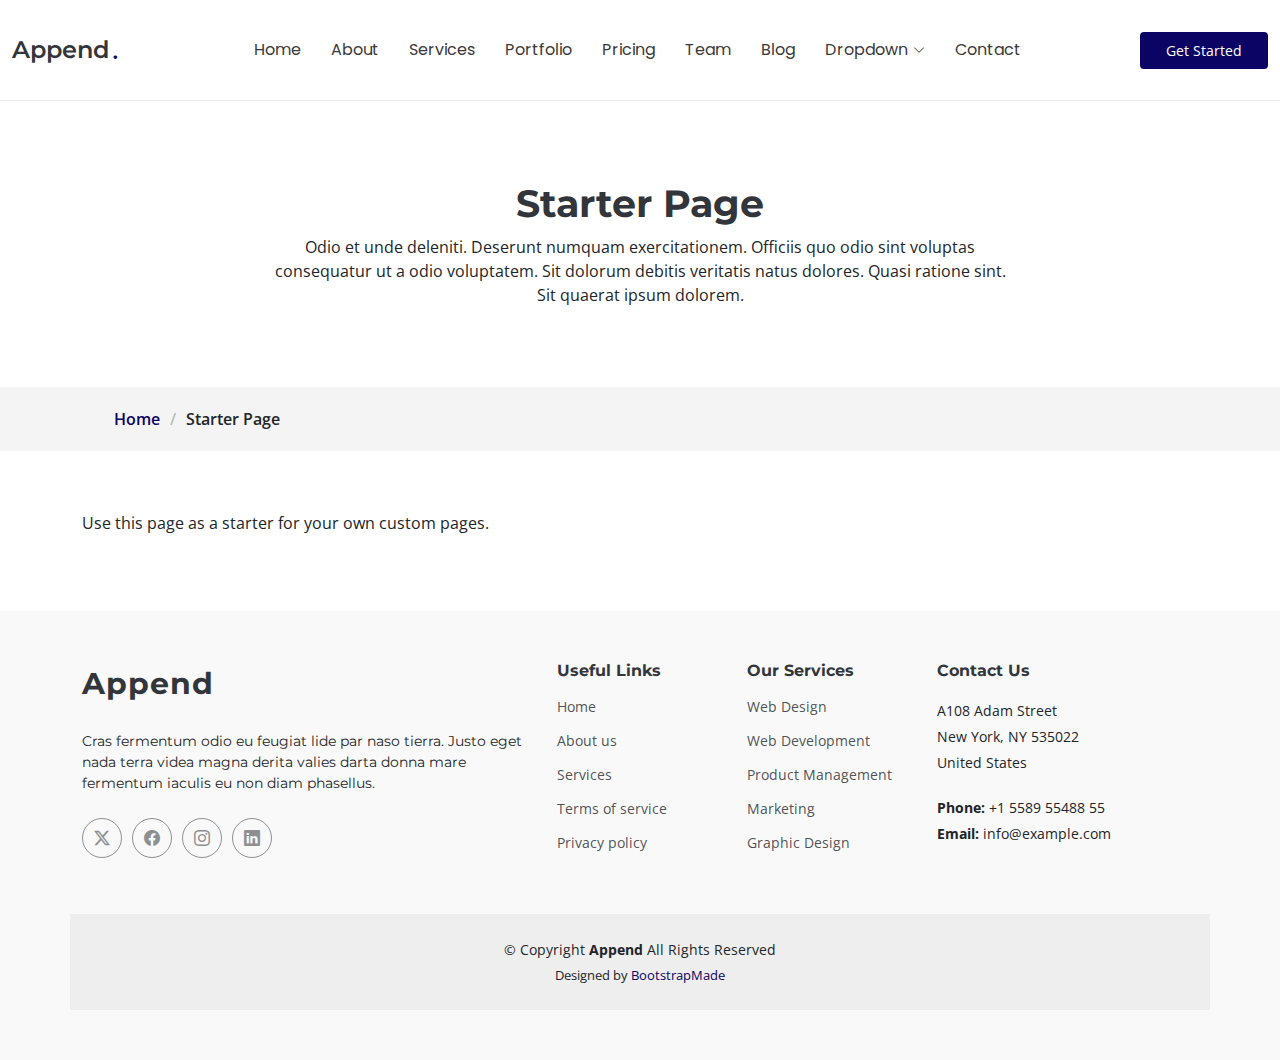
<file: starter-page.html>
<!DOCTYPE html>
<html lang="en">

<head>
  <meta charset="utf-8">
  <meta content="width=device-width, initial-scale=1.0" name="viewport">
  <title>Starter Page - Append Bootstrap Template</title>
  <meta name="description" content="">
  <meta name="keywords" content="">

  <!-- Favicons -->
  <link href="assets/img/favicon.png" rel="icon">
  <link href="assets/img/apple-touch-icon.png" rel="apple-touch-icon">

  <!-- Fonts -->
  <link href="https://fonts.googleapis.com" rel="preconnect">
  <link href="https://fonts.gstatic.com" rel="preconnect" crossorigin>
  <link href="https://fonts.googleapis.com/css2?family=Open+Sans:ital,wght@0,300;0,400;0,500;0,600;0,700;0,800;1,300;1,400;1,500;1,600;1,700;1,800&family=Montserrat:ital,wght@0,100;0,200;0,300;0,400;0,500;0,600;0,700;0,800;0,900;1,100;1,200;1,300;1,400;1,500;1,600;1,700;1,800;1,900&family=Poppins:ital,wght@0,100;0,200;0,300;0,400;0,500;0,600;0,700;0,800;0,900;1,100;1,200;1,300;1,400;1,500;1,600;1,700;1,800;1,900&display=swap" rel="stylesheet">

  <!-- Vendor CSS Files -->
  <link href="assets/vendor/bootstrap/css/bootstrap.min.css" rel="stylesheet">
  <link href="assets/vendor/bootstrap-icons/bootstrap-icons.css" rel="stylesheet">
  <link href="assets/vendor/aos/aos.css" rel="stylesheet">
  <link href="assets/vendor/glightbox/css/glightbox.min.css" rel="stylesheet">
  <link href="assets/vendor/swiper/swiper-bundle.min.css" rel="stylesheet">

  <!-- Main CSS File -->
  <link href="assets/css/main.css" rel="stylesheet">

  <!-- =======================================================
  * Template Name: Append
  * Template URL: https://bootstrapmade.com/append-bootstrap-website-template/
  * Updated: Aug 07 2024 with Bootstrap v5.3.3
  * Author: BootstrapMade.com
  * License: https://bootstrapmade.com/license/
  ======================================================== -->
</head>

<body class="starter-page-page">

  <header id="header" class="header d-flex align-items-center sticky-top">
    <div class="container-fluid position-relative d-flex align-items-center justify-content-between">

      <a href="index.html" class="logo d-flex align-items-center me-auto me-xl-0">
        <!-- Uncomment the line below if you also wish to use an image logo -->
        <!-- <img src="assets/img/logo.png" alt=""> -->
        <h1 class="sitename">Append</h1><span>.</span>
      </a>

      <nav id="navmenu" class="navmenu">
        <ul>
          <li><a href="index.html#hero">Home</a></li>
          <li><a href="index.html#about">About</a></li>
          <li><a href="index.html#services">Services</a></li>
          <li><a href="index.html#portfolio">Portfolio</a></li>
          <li><a href="index.html#pricing">Pricing</a></li>
          <li><a href="index.html#team">Team</a></li>
          <li><a href="blog.html">Blog</a></li>
          <li class="dropdown"><a href="#"><span>Dropdown</span> <i class="bi bi-chevron-down toggle-dropdown"></i></a>
            <ul>
              <li><a href="#">Dropdown 1</a></li>
              <li class="dropdown"><a href="#"><span>Deep Dropdown</span> <i class="bi bi-chevron-down toggle-dropdown"></i></a>
                <ul>
                  <li><a href="#">Deep Dropdown 1</a></li>
                  <li><a href="#">Deep Dropdown 2</a></li>
                  <li><a href="#">Deep Dropdown 3</a></li>
                  <li><a href="#">Deep Dropdown 4</a></li>
                  <li><a href="#">Deep Dropdown 5</a></li>
                </ul>
              </li>
              <li><a href="#">Dropdown 2</a></li>
              <li><a href="#">Dropdown 3</a></li>
              <li><a href="#">Dropdown 4</a></li>
            </ul>
          </li>
          <li><a href="index.html#contact">Contact</a></li>
        </ul>
        <i class="mobile-nav-toggle d-xl-none bi bi-list"></i>
      </nav>

      <a class="btn-getstarted" href="index.html#about">Get Started</a>

    </div>
  </header>

  <main class="main">

    <!-- Page Title -->
    <div class="page-title" data-aos="fade">
      <div class="heading">
        <div class="container">
          <div class="row d-flex justify-content-center text-center">
            <div class="col-lg-8">
              <h1>Starter Page</h1>
              <p class="mb-0">Odio et unde deleniti. Deserunt numquam exercitationem. Officiis quo odio sint voluptas consequatur ut a odio voluptatem. Sit dolorum debitis veritatis natus dolores. Quasi ratione sint. Sit quaerat ipsum dolorem.</p>
            </div>
          </div>
        </div>
      </div>
      <nav class="breadcrumbs">
        <div class="container">
          <ol>
            <li><a href="index.html">Home</a></li>
            <li class="current">Starter Page</li>
          </ol>
        </div>
      </nav>
    </div><!-- End Page Title -->

    <!-- Starter Section Section -->
    <section id="starter-section" class="starter-section section">

      <div class="container" data-aos="fade-up">
        <p>Use this page as a starter for your own custom pages.</p>
      </div>

    </section><!-- /Starter Section Section -->

  </main>

  <footer id="footer" class="footer position-relative light-background">

    <div class="container footer-top">
      <div class="row gy-4">
        <div class="col-lg-5 col-md-12 footer-about">
          <a href="index.html" class="logo d-flex align-items-center">
            <span class="sitename">Append</span>
          </a>
          <p>Cras fermentum odio eu feugiat lide par naso tierra. Justo eget nada terra videa magna derita valies darta donna mare fermentum iaculis eu non diam phasellus.</p>
          <div class="social-links d-flex mt-4">
            <a href=""><i class="bi bi-twitter-x"></i></a>
            <a href=""><i class="bi bi-facebook"></i></a>
            <a href=""><i class="bi bi-instagram"></i></a>
            <a href=""><i class="bi bi-linkedin"></i></a>
          </div>
        </div>

        <div class="col-lg-2 col-6 footer-links">
          <h4>Useful Links</h4>
          <ul>
            <li><a href="#">Home</a></li>
            <li><a href="#">About us</a></li>
            <li><a href="#">Services</a></li>
            <li><a href="#">Terms of service</a></li>
            <li><a href="#">Privacy policy</a></li>
          </ul>
        </div>

        <div class="col-lg-2 col-6 footer-links">
          <h4>Our Services</h4>
          <ul>
            <li><a href="#">Web Design</a></li>
            <li><a href="#">Web Development</a></li>
            <li><a href="#">Product Management</a></li>
            <li><a href="#">Marketing</a></li>
            <li><a href="#">Graphic Design</a></li>
          </ul>
        </div>

        <div class="col-lg-3 col-md-12 footer-contact text-center text-md-start">
          <h4>Contact Us</h4>
          <p>A108 Adam Street</p>
          <p>New York, NY 535022</p>
          <p>United States</p>
          <p class="mt-4"><strong>Phone:</strong> <span>+1 5589 55488 55</span></p>
          <p><strong>Email:</strong> <span>info@example.com</span></p>
        </div>

      </div>
    </div>

    <div class="container copyright text-center mt-4">
      <p>© <span>Copyright</span> <strong class="sitename">Append</strong> <span>All Rights Reserved</span></p>
      <div class="credits">
        <!-- All the links in the footer should remain intact. -->
        <!-- You can delete the links only if you've purchased the pro version. -->
        <!-- Licensing information: https://bootstrapmade.com/license/ -->
        <!-- Purchase the pro version with working PHP/AJAX contact form: [buy-url] -->
        Designed by <a href="https://bootstrapmade.com/">BootstrapMade</a>
      </div>
    </div>

  </footer>

  <!-- Scroll Top -->
  <a href="#" id="scroll-top" class="scroll-top d-flex align-items-center justify-content-center"><i class="bi bi-arrow-up-short"></i></a>

  <!-- Preloader -->
  <div id="preloader"></div>

  <!-- Vendor JS Files -->
  <script src="assets/vendor/bootstrap/js/bootstrap.bundle.min.js"></script>
  <script src="assets/vendor/php-email-form/validate.js"></script>
  <script src="assets/vendor/aos/aos.js"></script>
  <script src="assets/vendor/glightbox/js/glightbox.min.js"></script>
  <script src="assets/vendor/purecounter/purecounter_vanilla.js"></script>
  <script src="assets/vendor/imagesloaded/imagesloaded.pkgd.min.js"></script>
  <script src="assets/vendor/isotope-layout/isotope.pkgd.min.js"></script>
  <script src="assets/vendor/swiper/swiper-bundle.min.js"></script>

  <!-- Main JS File -->
  <script src="assets/js/main.js"></script>

</body>

</html>
</file>
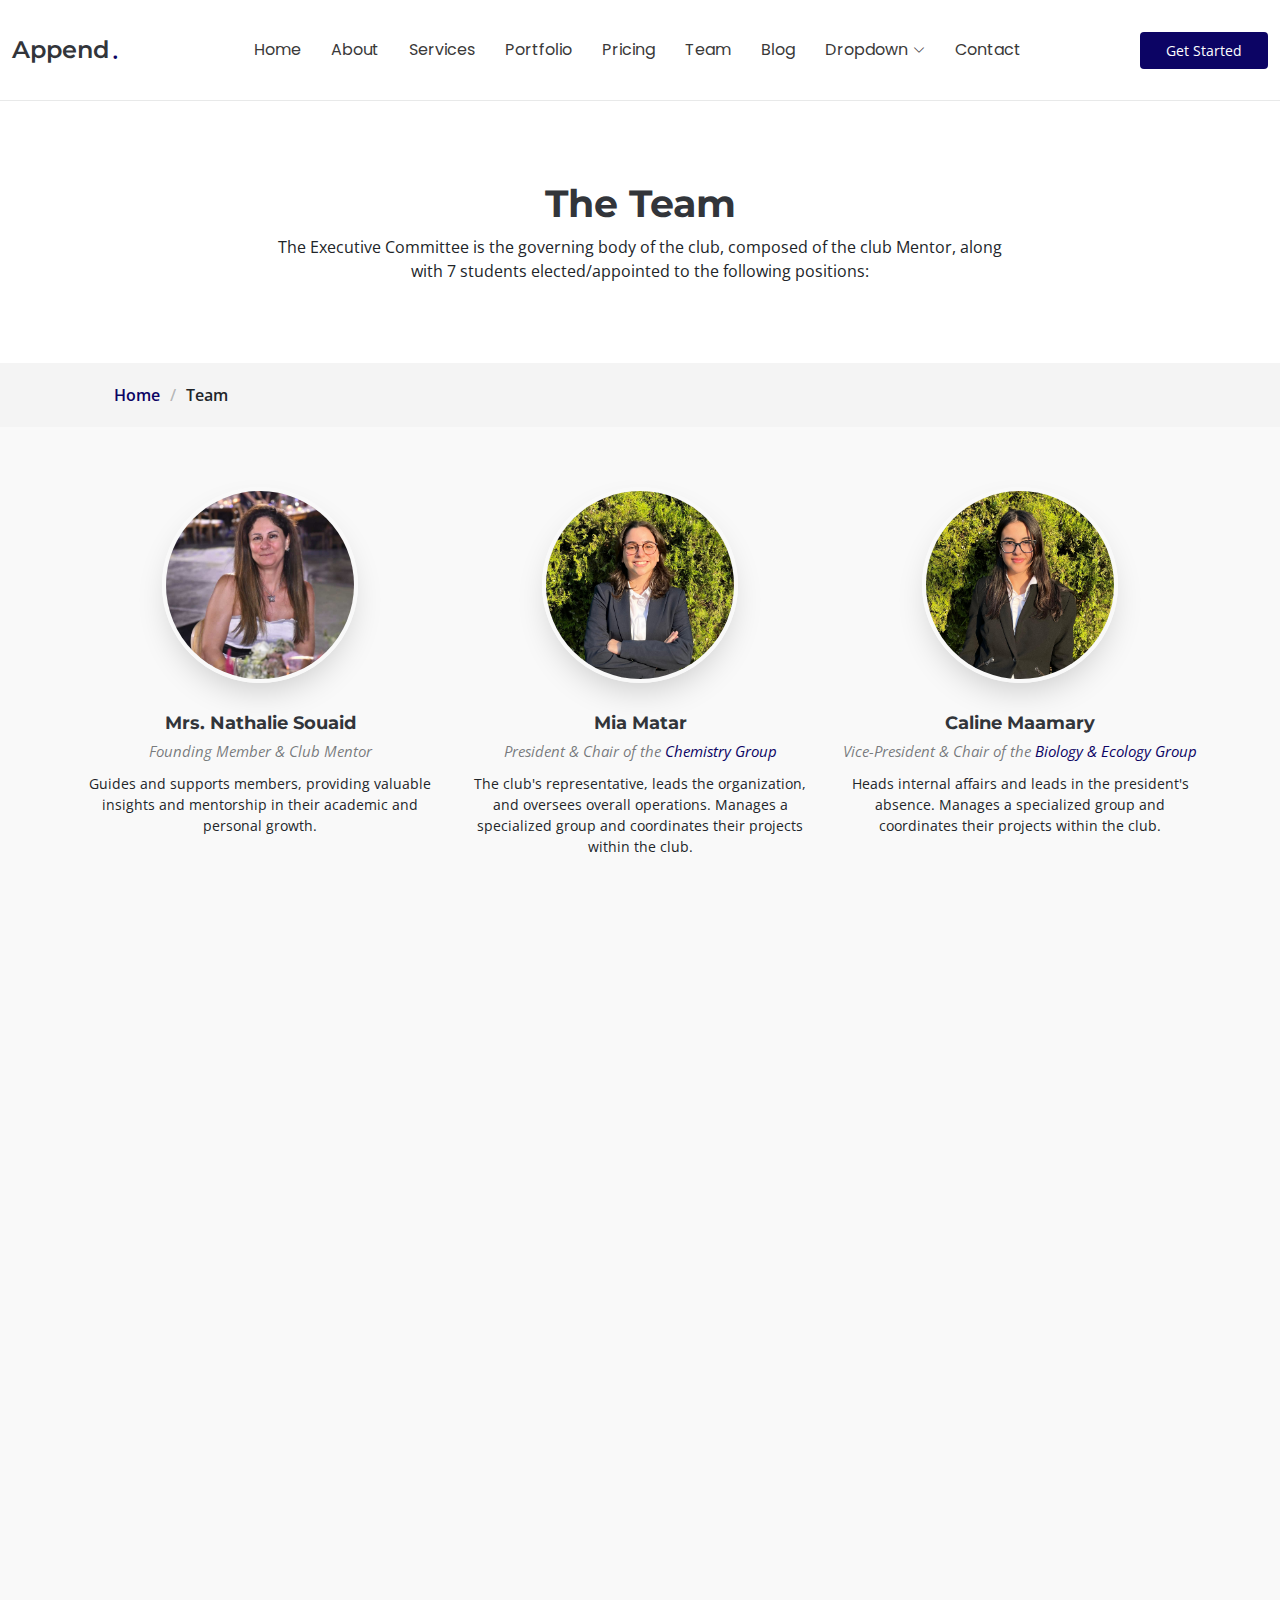
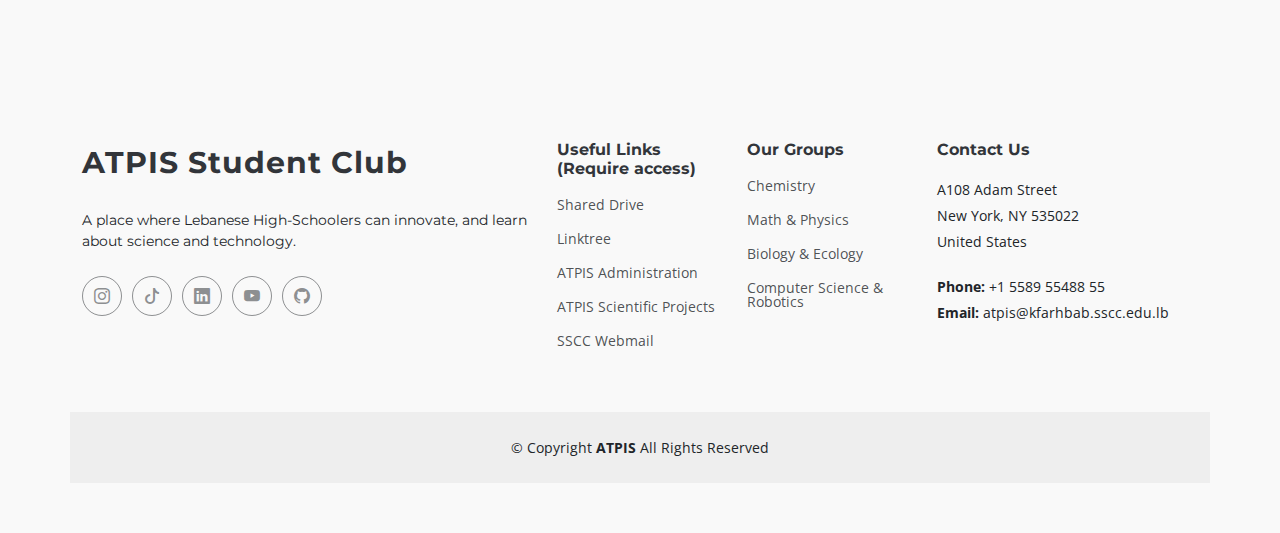
<file: team.html>
<!DOCTYPE html>
<html lang="en">

<head>
  <meta charset="utf-8">
  <meta content="width=device-width, initial-scale=1.0" name="viewport">
  <title>The Team | ATPIS</title>
  <meta name="description" content="">
  <meta name="keywords" content="">

  <!-- Favicons -->
  <link href="assets/img/favicon.png" rel="icon">
  <link href="assets/img/apple-touch-icon.png" rel="apple-touch-icon">

  <!-- Fonts -->
  <link href="https://fonts.googleapis.com" rel="preconnect">
  <link href="https://fonts.gstatic.com" rel="preconnect" crossorigin>
  <link href="https://fonts.googleapis.com/css2?family=Open+Sans:ital,wght@0,300;0,400;0,500;0,600;0,700;0,800;1,300;1,400;1,500;1,600;1,700;1,800&family=Montserrat:ital,wght@0,100;0,200;0,300;0,400;0,500;0,600;0,700;0,800;0,900;1,100;1,200;1,300;1,400;1,500;1,600;1,700;1,800;1,900&family=Poppins:ital,wght@0,100;0,200;0,300;0,400;0,500;0,600;0,700;0,800;0,900;1,100;1,200;1,300;1,400;1,500;1,600;1,700;1,800;1,900&display=swap" rel="stylesheet">

  <!-- Vendor CSS Files -->
  <link href="assets/vendor/bootstrap/css/bootstrap.min.css" rel="stylesheet">
  <link href="assets/vendor/bootstrap-icons/bootstrap-icons.css" rel="stylesheet">
  <link href="assets/vendor/aos/aos.css" rel="stylesheet">
  <link href="assets/vendor/glightbox/css/glightbox.min.css" rel="stylesheet">
  <link href="assets/vendor/swiper/swiper-bundle.min.css" rel="stylesheet">

  <!-- Main CSS File -->
  <link href="assets/css/main.css" rel="stylesheet">

</head>

<body class="starter-page-page">

  <header id="header" class="header d-flex align-items-center sticky-top">
    <div class="container-fluid position-relative d-flex align-items-center justify-content-between">

      <a href="index.html" class="logo d-flex align-items-center me-auto me-xl-0">
        <!-- Uncomment the line below if you also wish to use an image logo -->
        <!-- <img src="assets/img/logo.png" alt=""> -->
        <h1 class="sitename">Append</h1><span>.</span>
      </a>

      <nav id="navmenu" class="navmenu">
        <ul>
          <li><a href="index.html#hero">Home</a></li>
          <li><a href="index.html#about">About</a></li>
          <li><a href="index.html#services">Services</a></li>
          <li><a href="index.html#portfolio">Portfolio</a></li>
          <li><a href="index.html#pricing">Pricing</a></li>
          <li><a href="index.html#team">Team</a></li>
          <li><a href="blog.html">Blog</a></li>
          <li class="dropdown"><a href="#"><span>Dropdown</span> <i class="bi bi-chevron-down toggle-dropdown"></i></a>
            <ul>
              <li><a href="#">Dropdown 1</a></li>
              <li class="dropdown"><a href="#"><span>Deep Dropdown</span> <i class="bi bi-chevron-down toggle-dropdown"></i></a>
                <ul>
                  <li><a href="#">Deep Dropdown 1</a></li>
                  <li><a href="#">Deep Dropdown 2</a></li>
                  <li><a href="#">Deep Dropdown 3</a></li>
                  <li><a href="#">Deep Dropdown 4</a></li>
                  <li><a href="#">Deep Dropdown 5</a></li>
                </ul>
              </li>
              <li><a href="#">Dropdown 2</a></li>
              <li><a href="#">Dropdown 3</a></li>
              <li><a href="#">Dropdown 4</a></li>
            </ul>
          </li>
          <li><a href="index.html#contact">Contact</a></li>
        </ul>
        <i class="mobile-nav-toggle d-xl-none bi bi-list"></i>
      </nav>

      <a class="btn-getstarted" href="index.html#about">Get Started</a>

    </div>
  </header>

  <main class="main">

    <!-- Page Title -->
    <div class="page-title" data-aos="fade">
      <div class="heading">
        <div class="container">
          <div class="row d-flex justify-content-center text-center">
            <div class="col-lg-8">
              <h1>The Team</h1>
              <p class="mb-0">The Executive Committee is the governing body of the club, composed of the club Mentor, along with 7 students elected/appointed to the following positions:</p>
            </div>
          </div>
        </div>
      </div>
      <nav class="breadcrumbs">
        <div class="container">
          <ol>
            <li><a href="/">Home</a></li>
            <li class="current">Team</li>
          </ol>
        </div>
      </nav>
    </div><!-- End Page Title -->

    <!-- Team Section -->
<section id="team" class="team section light-background">

    <div class="container">
        
      <div class="row gy-5">

        <div class="col-lg-4 col-md-6 member" data-aos="fade-up" data-aos-delay="100">
            <div class="member-img">
              <img src="assets/img/team/team-1.jpg" class="img-fluid" alt="">
              <div class="social">
                <a href="#"><i class="bi bi-twitter-x"></i></a>
                <a href="#"><i class="bi bi-facebook"></i></a>
                <a href="#"><i class="bi bi-instagram"></i></a>
                <a href="#"><i class="bi bi-linkedin"></i></a>
              </div>
            </div>
            <div class="member-info text-center">
              <h4>Mrs. Nathalie Souaid</h4>
              <span>Founding Member & Club Mentor</span>
              <p>Guides and supports members, providing valuable insights and mentorship in their academic and personal growth.</p>
            </div>
          </div><!-- End Team Member -->
        
        
        <div class="col-lg-4 col-md-6 member" data-aos="fade-up" data-aos-delay="150">
          <div class="member-img">
            <img src="assets/img/team/team-2.jpg" class="img-fluid" alt="">
            <div class="social">
              <a href="#"><i class="bi bi-twitter-x"></i></a>
              <a href="#"><i class="bi bi-facebook"></i></a>
              <a href="#"><i class="bi bi-instagram"></i></a>
              <a href="#"><i class="bi bi-linkedin"></i></a>
            </div>
          </div>
          <div class="member-info text-center">
            <h4>Mia Matar</h4>
            <span>President & Chair of the <a href="">Chemistry Group</a></span>
            <p>The club's representative, leads the organization, and oversees overall operations. Manages a specialized group and coordinates their projects within the club.</p>
          </div>
        </div><!-- End Team Member -->

        <div class="col-lg-4 col-md-6 member" data-aos="fade-up" data-aos-delay="200">
          <div class="member-img">
            <img src="assets/img/team/team-3.jpg" class="img-fluid" alt="">
            <div class="social">
              <a href="#"><i class="bi bi-twitter-x"></i></a>
              <a href="#"><i class="bi bi-facebook"></i></a>
              <a href="#"><i class="bi bi-instagram"></i></a>
              <a href="#"><i class="bi bi-linkedin"></i></a>
            </div>
          </div>
          <div class="member-info text-center">
            <h4>Caline Maamary</h4>
            <span>Vice-President & Chair of the <a href="">Biology & Ecology Group</a></span>
            <p>Heads internal affairs and leads in the president's absence. Manages a specialized group and coordinates their projects within the club.</p>
          </div>
        </div><!-- End Team Member -->

        <div class="col-lg-4 col-md-6 member" data-aos="fade-up" data-aos-delay="300">
          <div class="member-img">
            <img src="assets/img/team/team-4.jpg" class="img-fluid" alt="">
            <div class="social">
              <a href="#"><i class="bi bi-twitter-x"></i></a>
              <a href="#"><i class="bi bi-facebook"></i></a>
              <a href="#"><i class="bi bi-instagram"></i></a>
              <a href="#"><i class="bi bi-linkedin"></i></a>
            </div>
          </div>
          <div class="member-info text-center">
            <h4>Fouad Ghaya</h4>
            <span>Chair of the <a href="">Math & Physics Group</a></span>
            <p>Manages a specialized group and coordinates their projects within the club.</p>
          </div>
        </div><!-- End Team Member -->

        <div class="col-lg-4 col-md-6 member" data-aos="fade-up" data-aos-delay="400">
          <div class="member-img">
            <img src="assets/img/team/team-5.jpg" class="img-fluid" alt="">
            <div class="social">
              <a href="#"><i class="bi bi-twitter-x"></i></a>
              <a href="#"><i class="bi bi-facebook"></i></a>
              <a href="#"><i class="bi bi-instagram"></i></a>
              <a href="#"><i class="bi bi-linkedin"></i></a>
            </div>
          </div>
          <div class="member-info text-center">
            <h4>Luc Helou</h4>
            <span>Chair of the <a href="">ACM Group</a></span>
            <p>Manages a specialized group and coordinates their projects within the club.</p>
          </div>
        </div><!-- End Team Member -->

        <div class="col-lg-4 col-md-6 member" data-aos="fade-up" data-aos-delay="500">
          <div class="member-img">
            <img src="assets/img/team/team-6.jpg" class="img-fluid" alt="">
            <div class="social">
              <a href="#"><i class="bi bi-twitter-x"></i></a>
              <a href="#"><i class="bi bi-facebook"></i></a>
              <a href="#"><i class="bi bi-instagram"></i></a>
              <a href="#"><i class="bi bi-linkedin"></i></a>
            </div>
          </div>
          <div class="member-info text-center">
            <h4>Marven Nasrallah</h4>
            <span>Treasurer</span>
            <p>Manages club finances, with transparency and accountability in mind.</p>
          </div>
        </div><!-- End Team Member -->

        <div class="col-lg-4 col-md-6 member" data-aos="fade-up" data-aos-delay="600">
          <div class="member-img">
            <img src="assets/img/team/team-7.jpg" class="img-fluid" alt="">
            <div class="social">
              <a href="#"><i class="bi bi-twitter-x"></i></a>
              <a href="#"><i class="bi bi-facebook"></i></a>
              <a href="#"><i class="bi bi-instagram"></i></a>
              <a href="#"><i class="bi bi-linkedin"></i></a>
            </div>
          </div>
          <div class="member-info text-center">
            <h4>Akwilina Chihane</h4>
            <span>Secretary</span>
            <p>Handles administrative tasks and maintains records for efficient operations.</p>
          </div>
        </div><!-- End Team Member -->

        <div class="col-lg-4 col-md-6 member" data-aos="fade-up" data-aos-delay="700">
            <div class="member-img">
              <img src="assets/img/team/team-8.jpg" class="img-fluid" alt="">
              <div class="social">
                <a href="#"><i class="bi bi-twitter-x"></i></a>
                <a href="#"><i class="bi bi-facebook"></i></a>
                <a href="#"><i class="bi bi-instagram"></i></a>
                <a href="#"><i class="bi bi-linkedin"></i></a>
              </div>
            </div>
            <div class="member-info text-center">
              <h4>Chloe Maria Khoury</h4>
              <span>Chief of Communication</span>
              <p>Manages communication channels and promotes engagement within the club and with regard to third-party actors.</p>
            </div>
          </div><!-- End Team Member -->

      </div>

    </div>

  </section><!-- /Team Section -->

  </main>

  <div id="footer-sticky"></div>

  <!-- Scroll Top -->
  <a href="#" id="scroll-top" class="scroll-top d-flex align-items-center justify-content-center"><i class="bi bi-arrow-up-short"></i></a>

  <!-- Preloader -->
  <div id="preloader"></div>

  <!-- Vendor JS Files -->
  <script src="assets/vendor/bootstrap/js/bootstrap.bundle.min.js"></script>
  <script src="assets/vendor/php-email-form/validate.js"></script>
  <script src="assets/vendor/aos/aos.js"></script>
  <script src="assets/vendor/glightbox/js/glightbox.min.js"></script>
  <script src="assets/vendor/purecounter/purecounter_vanilla.js"></script>
  <script src="assets/vendor/imagesloaded/imagesloaded.pkgd.min.js"></script>
  <script src="assets/vendor/isotope-layout/isotope.pkgd.min.js"></script>
  <script src="assets/vendor/swiper/swiper-bundle.min.js"></script>

  <!-- Main JS File -->
  <script src="assets/js/main.js"></script>

</body>

</html>
</file>
<file: assets/css/main.css>
/*--------------------------------------------------------------
# Font & Color Variables
# Help: https://bootstrapmade.com/color-system/
--------------------------------------------------------------*/
/* Fonts */
:root {
  --default-font: "Open Sans",  system-ui, -apple-system, "Segoe UI", Roboto, "Helvetica Neue", Arial, "Noto Sans", "Liberation Sans", sans-serif, "Apple Color Emoji", "Segoe UI Emoji", "Segoe UI Symbol", "Noto Color Emoji";
  --heading-font: "Montserrat",  sans-serif;
  --nav-font: "Poppins",  sans-serif;
}

/* Global Colors - The following color variables are used throughout the website. Updating them here will change the color scheme of the entire website */
:root { 
  --background-color: #ffffff; /* Background color for the entire website, including individual sections */
  --default-color: #212529; /* Default color used for the majority of the text content across the entire website */
  --heading-color: #32353a; /* Color for headings, subheadings and title throughout the website */
  --accent-color: #0c0464; /* Accent color that represents your brand on the website. It's used for buttons, links, and other elements that need to stand out */
  --surface-color: #ffffff; /* The surface color is used as a background of boxed elements within sections, such as cards, icon boxes, or other elements that require a visual separation from the global background. */
  --contrast-color: #ffffff; /* Contrast color for text, ensuring readability against backgrounds of accent, heading, or default colors. */
}

/* Nav Menu Colors - The following color variables are used specifically for the navigation menu. They are separate from the global colors to allow for more customization options */
:root {
  --nav-color: #3a3939;  /* The default color of the main navmenu links */
  --nav-hover-color: #0c0464; /* Applied to main navmenu links when they are hovered over or active */
  --nav-mobile-background-color: #ffffff; /* Used as the background color for mobile navigation menu */
  --nav-dropdown-background-color: #ffffff; /* Used as the background color for dropdown items that appear when hovering over primary navigation items */
  --nav-dropdown-color: #3a3939; /* Used for navigation links of the dropdown items in the navigation menu. */
  --nav-dropdown-hover-color: #0c0464; /* Similar to --nav-hover-color, this color is applied to dropdown navigation links when they are hovered over. */
}

/* Color Presets - These classes override global colors when applied to any section or element, providing reuse of the sam color scheme. */

.light-background {
  --background-color: #f9f9f9;
  --surface-color: #ffffff;
}

.dark-background {
  --background-color: #060606;
  --default-color: #ffffff;
  --heading-color: #ffffff;
  --surface-color: #252525;
  --contrast-color: #ffffff;
}

/* Smooth scroll */
:root {
  scroll-behavior: smooth;
}

/*--------------------------------------------------------------
# General Styling & Shared Classes
--------------------------------------------------------------*/
body {
  color: var(--default-color);
  background-color: var(--background-color);
  font-family: var(--default-font);
}

a {
  color: var(--accent-color);
  text-decoration: none;
  transition: 0.3s;
}

a:hover {
  color: color-mix(in srgb, var(--accent-color), transparent 25%);
  text-decoration: none;
}

h1,
h2,
h3,
h4,
h5,
h6 {
  color: var(--heading-color);
  font-family: var(--heading-font);
}

/*--------------------------------------------------------------
# Global Header
--------------------------------------------------------------*/
.header {
  color: var(--default-color);
  background-color: var(--background-color);
  padding: 20px 0;
  transition: all 0.5s;
  z-index: 997;
}

.header .logo {
  line-height: 1;
}

.header .logo img {
  max-height: 36px;
  margin-right: 8px;
}

.header .logo h1 {
  font-size: 24px;
  margin: 0;
  font-weight: 600;
  color: var(--heading-color);
}

.header .logo span {
  color: var(--accent-color);
  font-size: 24px;
  font-weight: 600;
  padding-left: 3px;
}

.header .btn-getstarted,
.header .btn-getstarted:focus {
  color: var(--contrast-color);
  background: var(--accent-color);
  font-size: 14px;
  padding: 8px 26px;
  margin: 0;
  border-radius: 4px;
  transition: 0.3s;
}

.header .btn-getstarted:hover,
.header .btn-getstarted:focus:hover {
  color: var(--contrast-color);
  background: color-mix(in srgb, var(--accent-color), transparent 15%);
}

@media (max-width: 1200px) {
  .header .logo {
    order: 1;
  }

  .header .btn-getstarted {
    order: 2;
    margin: 0 15px 0 0;
    padding: 6px 20px;
  }

  .header .navmenu {
    order: 3;
  }
}

.scrolled .header {
  box-shadow: 0 0 30px 10px rgba(0, 0, 0, 0.1);
}

/* Index Page Header
------------------------------*/
.index-page .header {
  --background-color: rgba(255, 255, 255, 0);
  --heading-color: #ffffff;
  --nav-color: rgba(255, 255, 255, 0.5);
  --nav-hover-color: #ffffff;
}

/* Index Page Header on Scroll
------------------------------*/
.index-page.scrolled .header {
  --background-color: #ffffff;
  --heading-color: #32353a;
  --nav-color: #3a3939;
  --nav-hover-color: #0c0464;
}

/*--------------------------------------------------------------
# Navigation Menu
--------------------------------------------------------------*/
/* Navmenu - Desktop */
@media (min-width: 1200px) {
  .navmenu {
    padding: 0;
  }

  .navmenu ul {
    margin: 0;
    padding: 0;
    display: flex;
    list-style: none;
    align-items: center;
  }

  .navmenu li {
    position: relative;
  }

  .navmenu a,
  .navmenu a:focus {
    color: var(--nav-color);
    padding: 18px 15px;
    font-size: 16px;
    font-family: var(--nav-font);
    font-weight: 400;
    display: flex;
    align-items: center;
    justify-content: space-between;
    white-space: nowrap;
    transition: 0.3s;
  }

  .navmenu a i,
  .navmenu a:focus i {
    font-size: 12px;
    line-height: 0;
    margin-left: 5px;
    transition: 0.3s;
  }

  .navmenu li:last-child a {
    padding-right: 0;
  }

  .navmenu li:hover>a,
  .navmenu .active,
  .navmenu .active:focus {
    color: var(--nav-hover-color);
  }

  .navmenu .dropdown ul {
    margin: 0;
    padding: 10px 0;
    background: var(--nav-dropdown-background-color);
    display: block;
    position: absolute;
    visibility: hidden;
    left: 14px;
    top: 130%;
    opacity: 0;
    transition: 0.3s;
    border-radius: 4px;
    z-index: 99;
    box-shadow: 0px 0px 30px rgba(0, 0, 0, 0.1);
  }

  .navmenu .dropdown ul li {
    min-width: 200px;
  }

  .navmenu .dropdown ul a {
    padding: 10px 20px;
    font-size: 15px;
    text-transform: none;
    color: var(--nav-dropdown-color);
  }

  .navmenu .dropdown ul a i {
    font-size: 12px;
  }

  .navmenu .dropdown ul a:hover,
  .navmenu .dropdown ul .active:hover,
  .navmenu .dropdown ul li:hover>a {
    color: var(--nav-dropdown-hover-color);
  }

  .navmenu .dropdown:hover>ul {
    opacity: 1;
    top: 100%;
    visibility: visible;
  }

  .navmenu .dropdown .dropdown ul {
    top: 0;
    left: -90%;
    visibility: hidden;
  }

  .navmenu .dropdown .dropdown:hover>ul {
    opacity: 1;
    top: 0;
    left: -100%;
    visibility: visible;
  }
}

/* Navmenu - Mobile */
@media (max-width: 1199px) {
  .mobile-nav-toggle {
    color: var(--nav-color);
    font-size: 28px;
    line-height: 0;
    margin-right: 10px;
    cursor: pointer;
    transition: color 0.3s;
  }

  .navmenu {
    padding: 0;
    z-index: 9997;
  }

  .navmenu ul {
    display: none;
    list-style: none;
    position: absolute;
    inset: 60px 20px 20px 20px;
    padding: 10px 0;
    margin: 0;
    border-radius: 6px;
    background-color: var(--nav-mobile-background-color);
    overflow-y: auto;
    transition: 0.3s;
    z-index: 9998;
    box-shadow: 0px 0px 30px rgba(0, 0, 0, 0.1);
  }

  .navmenu a,
  .navmenu a:focus {
    color: var(--nav-dropdown-color);
    padding: 10px 20px;
    font-family: var(--nav-font);
    font-size: 17px;
    font-weight: 500;
    display: flex;
    align-items: center;
    justify-content: space-between;
    white-space: nowrap;
    transition: 0.3s;
  }

  .navmenu a i,
  .navmenu a:focus i {
    font-size: 12px;
    line-height: 0;
    margin-left: 5px;
    width: 30px;
    height: 30px;
    display: flex;
    align-items: center;
    justify-content: center;
    border-radius: 50%;
    transition: 0.3s;
    background-color: color-mix(in srgb, var(--accent-color), transparent 90%);
  }

  .navmenu a i:hover,
  .navmenu a:focus i:hover {
    background-color: var(--accent-color);
    color: var(--contrast-color);
  }

  .navmenu a:hover,
  .navmenu .active,
  .navmenu .active:focus {
    color: var(--nav-dropdown-hover-color);
  }

  .navmenu .active i,
  .navmenu .active:focus i {
    background-color: var(--accent-color);
    color: var(--contrast-color);
    transform: rotate(180deg);
  }

  .navmenu .dropdown ul {
    position: static;
    display: none;
    z-index: 99;
    padding: 10px 0;
    margin: 10px 20px;
    background-color: var(--nav-dropdown-background-color);
    border: 1px solid color-mix(in srgb, var(--default-color), transparent 90%);
    box-shadow: none;
    transition: all 0.5s ease-in-out;
  }

  .navmenu .dropdown ul ul {
    background-color: rgba(33, 37, 41, 0.1);
  }

  .navmenu .dropdown>.dropdown-active {
    display: block;
    background-color: rgba(33, 37, 41, 0.03);
  }

  .mobile-nav-active {
    overflow: hidden;
  }

  .mobile-nav-active .mobile-nav-toggle {
    color: #fff;
    position: absolute;
    font-size: 32px;
    top: 15px;
    right: 15px;
    margin-right: 0;
    z-index: 9999;
  }

  .mobile-nav-active .navmenu {
    position: fixed;
    overflow: hidden;
    inset: 0;
    background: rgba(33, 37, 41, 0.8);
    transition: 0.3s;
  }

  .mobile-nav-active .navmenu>ul {
    display: block;
  }
}

/*--------------------------------------------------------------
# Global Footer
--------------------------------------------------------------*/
.footer {
  color: var(--default-color);
  background-color: var(--background-color);
  font-size: 14px;
  padding-bottom: 50px;
  position: relative;
}

.footer .footer-top {
  padding-top: 50px;
}

.footer .footer-about .logo {
  margin-bottom: 25px;
}

.footer .footer-about .logo img {
  max-height: 40px;
  margin-right: 6px;
}

.footer .footer-about .logo span {
  color: var(--heading-color);
  font-size: 30px;
  font-weight: 700;
  letter-spacing: 1px;
  font-family: var(--heading-font);
}

.footer .footer-about p {
  font-size: 14px;
  font-family: var(--heading-font);
}

.footer .social-links a {
  display: flex;
  align-items: center;
  justify-content: center;
  width: 40px;
  height: 40px;
  border-radius: 50%;
  border: 1px solid color-mix(in srgb, var(--default-color), transparent 50%);
  font-size: 16px;
  color: color-mix(in srgb, var(--default-color), transparent 50%);
  margin-right: 10px;
  transition: 0.3s;
}

.footer .social-links a:hover {
  color: var(--accent-color);
  border-color: var(--accent-color);
}

.footer h4 {
  font-size: 16px;
  font-weight: bold;
  position: relative;
  padding-bottom: 12px;
}

.footer .footer-links {
  margin-bottom: 30px;
}

.footer .footer-links ul {
  list-style: none;
  padding: 0;
  margin: 0;
}

.footer .footer-links ul i {
  padding-right: 2px;
  font-size: 12px;
  line-height: 0;
}

.footer .footer-links ul li {
  padding: 10px 0;
  display: flex;
  align-items: center;
}

.footer .footer-links ul li:first-child {
  padding-top: 0;
}

.footer .footer-links ul a {
  color: color-mix(in srgb, var(--default-color), transparent 20%);
  display: inline-block;
  line-height: 1;
}

.footer .footer-links ul a:hover {
  color: var(--accent-color);
}

.footer .footer-contact p {
  margin-bottom: 5px;
}

.footer .copyright {
  padding-top: 25px;
  padding-bottom: 25px;
  background-color: color-mix(in srgb, var(--default-color), transparent 95%);
}

.footer .copyright p {
  margin-bottom: 0;
}

.footer .credits {
  margin-top: 6px;
  font-size: 13px;
}

/*--------------------------------------------------------------
# Preloader
--------------------------------------------------------------*/
#preloader {
  position: fixed;
  inset: 0;
  z-index: 999999;
  overflow: hidden;
  background: var(--background-color);
  transition: all 0.6s ease-out;
}

#preloader:before {
  content: "";
  position: fixed;
  top: calc(50% - 30px);
  left: calc(50% - 30px);
  border: 6px solid #ffffff;
  border-color: var(--accent-color) transparent var(--accent-color) transparent;
  border-radius: 50%;
  width: 60px;
  height: 60px;
  animation: animate-preloader 1.5s linear infinite;
}

@keyframes animate-preloader {
  0% {
    transform: rotate(0deg);
  }

  100% {
    transform: rotate(360deg);
  }
}

/*--------------------------------------------------------------
# Scroll Top Button
--------------------------------------------------------------*/
.scroll-top {
  position: fixed;
  visibility: hidden;
  opacity: 0;
  right: 15px;
  bottom: 15px;
  z-index: 99999;
  background-color: var(--accent-color);
  width: 40px;
  height: 40px;
  border-radius: 4px;
  transition: all 0.4s;
}

.scroll-top i {
  font-size: 24px;
  color: var(--contrast-color);
  line-height: 0;
}

.scroll-top:hover {
  background-color: color-mix(in srgb, var(--accent-color), transparent 20%);
  color: var(--contrast-color);
}

.scroll-top.active {
  visibility: visible;
  opacity: 1;
}

/*--------------------------------------------------------------
# Disable aos animation delay on mobile devices
--------------------------------------------------------------*/
@media screen and (max-width: 768px) {
  [data-aos-delay] {
    transition-delay: 0 !important;
  }
}

/*--------------------------------------------------------------
# Global Page Titles & Breadcrumbs
--------------------------------------------------------------*/
.page-title {
  color: var(--default-color);
  background-color: var(--background-color);
  position: relative;
}

.page-title .heading {
  padding: 80px 0;
  border-top: 1px solid color-mix(in srgb, var(--default-color), transparent 90%);
}

.page-title .heading h1 {
  font-size: 38px;
  font-weight: 700;
}

.page-title nav {
  background-color: color-mix(in srgb, var(--default-color), transparent 95%);
  padding: 20px 0;
}

.page-title nav ol {
  display: flex;
  flex-wrap: wrap;
  list-style: none;
  margin: 0;
  font-size: 16px;
  font-weight: 600;
}

.page-title nav ol li+li {
  padding-left: 10px;
}

.page-title nav ol li+li::before {
  content: "/";
  display: inline-block;
  padding-right: 10px;
  color: color-mix(in srgb, var(--default-color), transparent 70%);
}

/*--------------------------------------------------------------
# Global Sections
--------------------------------------------------------------*/
section,
.section {
  color: var(--default-color);
  background-color: var(--background-color);
  padding: 60px 0;
  scroll-margin-top: 98px;
  overflow: clip;
}

@media (max-width: 1199px) {

  section,
  .section {
    scroll-margin-top: 64px;
  }
}

/*--------------------------------------------------------------
# Global Section Titles
--------------------------------------------------------------*/
.section-title {
  text-align: center;
  padding-bottom: 60px;
  position: relative;
}

.section-title h2 {
  font-size: 32px;
  font-weight: 700;
  position: relative;
}

.section-title h2:before,
.section-title h2:after {
  content: "";
  width: 50px;
  height: 2px;
  background: var(--accent-color);
  display: inline-block;
}

.section-title h2:before {
  margin: 0 15px 10px 0;
}

.section-title h2:after {
  margin: 0 0 10px 15px;
}

.section-title p {
  margin-bottom: 0;
}

/*--------------------------------------------------------------
# Hero Section
--------------------------------------------------------------*/
.hero {
  width: 100%;
  min-height: 100vh;
  position: relative;
  padding: 80px 0;
  display: flex;
  align-items: center;
  justify-content: center;
}

.hero img {
  position: absolute;
  inset: 0;
  display: block;
  width: 100%;
  height: 100%;
  object-fit: cover;
  object-position: right center;
  z-index: 1;
}

.hero:before {
  content: "";
  background: color-mix(in srgb, var(--background-color), transparent 50%);
  position: absolute;
  inset: 0;
  z-index: 2;
}

.hero .container {
  position: relative;
  z-index: 3;
}

.hero h2 {
  margin: 0;
  font-size: 44px;
  font-weight: 700;
}

.hero p {
  color: color-mix(in srgb, var(--default-color), transparent 20%);
  margin: 5px 0 0 0;
  font-size: 20px;
}

.hero .sign-up-form {
  margin-top: 20px;
  margin-bottom: 15px;
  padding: 10px;
  border-radius: 7px;
  background: color-mix(in srgb, var(--default-color) 5%, white 90%);
  box-shadow: 0 15px 30px 0 rgba(0, 0, 0, 0.1);
  display: flex;
}

.hero .sign-up-form input[type=email] {
  background-color: transparent;
  border: 0;
  padding: 4px 10px;
  width: 100%;
}

.hero .sign-up-form input[type=email]:focus-visible {
  outline: none;
}

.hero .sign-up-form input[type=submit] {
  border: 0;
  box-shadow: none;
  background-color: var(--accent-color);
  border-color: var(--accent-color);
  padding: 8px 20px 10px 20px;
  border-radius: 7px;
  color: var(--contrast-color);
  transition: 0.3s;
}

.hero .sign-up-form input[type=submit]:hover {
  background-color: color-mix(in srgb, var(--accent-color), transparent 10%);
}

@media (max-width: 768px) {
  .hero h2 {
    font-size: 32px;
  }

  .hero p {
    font-size: 18px;
  }
}

/*--------------------------------------------------------------
# Clients Section
--------------------------------------------------------------*/
.clients {
  padding: 20px 0;
}

.clients .client-logo {
  display: flex;
  justify-content: center;
  align-items: center;
  overflow: hidden;
}

.clients .client-logo img {
  padding: 20px 40px;
  max-width: 90%;
  transition: 0.3s;
  opacity: 0.5;
  filter: grayscale(100);
}

.clients .client-logo img:hover {
  filter: none;
  opacity: 1;
}

@media (max-width: 640px) {
  .clients .client-logo img {
    padding: 20px;
  }
}

/*--------------------------------------------------------------
# About Section
--------------------------------------------------------------*/
.about .content h3 {
  font-size: 16px;
  font-weight: 500;
  line-height: 19px;
  padding: 10px 20px;
  background: color-mix(in srgb, var(--accent-color), transparent 95%);
  color: var(--accent-color);
  border-radius: 7px;
  display: inline-block;
}

.about .content h2 {
  font-weight: 700;
}

.about .content p:last-child {
  margin-bottom: 0;
}

.about .content .read-more {
  background: var(--accent-color);
  color: var(--contrast-color);
  font-family: var(--heading-font);
  font-weight: 500;
  font-size: 16px;
  letter-spacing: 1px;
  padding: 12px 24px;
  border-radius: 5px;
  transition: 0.3s;
  display: inline-flex;
  align-items: center;
  justify-content: center;
}

.about .content .read-more i {
  font-size: 18px;
  margin-left: 5px;
  line-height: 0;
  transition: 0.3s;
}

.about .content .read-more:hover {
  background: color-mix(in srgb, var(--accent-color), transparent 20%);
  padding-right: 19px;
}

.about .content .read-more:hover i {
  margin-left: 10px;
}

.about .icon-box {
  background-color: var(--surface-color);
  padding: 50px 40px;
  box-shadow: 0px 10px 50px rgba(0, 0, 0, 0.1);
  border-radius: 10px;
  transition: all 0.3s ease-out 0s;
}

.about .icon-box i {
  width: 80px;
  height: 80px;
  border-radius: 50%;
  display: inline-flex;
  align-items: center;
  justify-content: center;
  margin-bottom: 24px;
  font-size: 32px;
  line-height: 0;
  transition: all 0.4s ease-out 0s;
  background-color: color-mix(in srgb, var(--accent-color), transparent 95%);
  color: var(--accent-color);
}

.about .icon-box h3 {
  margin-bottom: 10px;
  font-size: 24px;
  font-weight: 700;
}

.about .icon-box p {
  margin-bottom: 0;
}

.about .icon-box:hover i {
  background-color: var(--accent-color);
  color: var(--contrast-color);
}

.about .icon-boxes .col-md-6:nth-child(2) .icon-box,
.about .icon-boxes .col-md-6:nth-child(4) .icon-box {
  margin-top: -40px;
}

@media (max-width: 768px) {

  .about .icon-boxes .col-md-6:nth-child(2) .icon-box,
  .about .icon-boxes .col-md-6:nth-child(4) .icon-box {
    margin-top: 0;
  }
}

/*--------------------------------------------------------------
# Stats Section
--------------------------------------------------------------*/
.stats {
  position: relative;
  padding: 120px 0;
}

.stats img {
  position: absolute;
  inset: 0;
  display: block;
  width: 100%;
  height: 100%;
  object-fit: cover;
  z-index: 1;
}

.stats:before {
  content: "";
  background: color-mix(in srgb, var(--background-color), transparent 40%);
  position: absolute;
  inset: 0;
  z-index: 2;
}

.stats .container {
  position: relative;
  z-index: 3;
}

.stats .stats-item {
  padding: 30px;
  width: 100%;
}

.stats .stats-item span {
  font-size: 48px;
  display: block;
  color: var(--default-color);
  font-weight: 700;
}

.stats .stats-item p {
  padding: 0;
  margin: 0;
  font-family: var(--heading-font);
  font-size: 16px;
  font-weight: 700;
  color: color-mix(in srgb, var(--default-color), transparent 40%);
}

/*--------------------------------------------------------------
# Services Section
--------------------------------------------------------------*/
.services .service-item {
  position: relative;
  padding-top: 40px;
  margin-bottom: 20px;
}

.services .service-item:before {
  content: "";
  position: absolute;
  top: 0;
  left: 0;
  right: 0;
  height: 2px;
  background: color-mix(in srgb, var(--default-color), transparent 90%);
}

.services .service-item::after {
  content: "";
  position: absolute;
  top: 0;
  left: 0;
  width: 30px;
  height: 2px;
  background: var(--accent-color);
  border-right: 5px solid var(--background-color);
}

.services .service-item .icon {
  width: 48px;
  height: 48px;
  position: relative;
  margin-right: 50px;
  line-height: 0;
}

.services .service-item .icon i {
  color: color-mix(in srgb, var(--default-color), transparent 30%);
  font-size: 56px;
  transition: ease-in-out 0.3s;
  z-index: 2;
  position: relative;
}

.services .service-item .icon:before {
  position: absolute;
  content: "";
  height: 30px;
  width: 30px;
  background: color-mix(in srgb, var(--accent-color), transparent 70%);
  border-radius: 50px;
  z-index: 1;
  bottom: -15px;
  right: -15px;
  transition: 0.3s;
}

.services .service-item .title {
  font-weight: 700;
  margin-bottom: 15px;
  font-size: 18px;
}

.services .service-item .title a {
  color: var(--heading-color);
}

.services .service-item .title a:hover {
  color: var(--accent-color);
}

.services .service-item .description {
  line-height: 24px;
  font-size: 14px;
}

/*--------------------------------------------------------------
# Features Section
--------------------------------------------------------------*/
.features .features-item {
  color: color-mix(in srgb, var(--default-color), transparent 20%);
}

.features .features-item+.features-item {
  margin-top: 100px;
}

@media (max-width: 768px) {
  .features .features-item+.features-item {
    margin-top: 40px;
  }
}

.features .features-item h3 {
  font-weight: 700;
  font-size: 26px;
}

.features .features-item .btn-get-started {
  background-color: var(--accent-color);
  color: var(--contrast-color);
  padding: 8px 30px 10px 30px;
  border-radius: 4px;
}

.features .features-item .btn-get-started:hover {
  background-color: color-mix(in srgb, var(--accent-color), transparent 10%);
}

.hero .btn-hero {
  background-color: var(--accent-color);
  color: var(--contrast-color);
  /* padding: 8px 30px 10px 30px; */
  border-radius: 4px;
  margin-top: 15px;
}

.hero .btn-hero:hover {
  background-color: color-mix(in srgb, var(--accent-color), transparent 10%);
}

.features .features-item ul {
  list-style: none;
  padding: 0;
}

.features .features-item ul li {
  padding-bottom: 10px;
  display: flex;
  align-items: flex-start;
}

.features .features-item ul li:last-child {
  padding-bottom: 0;
}

.features .features-item ul i {
  font-size: 20px;
  padding-right: 4px;
  color: var(--accent-color);
}

.features .features-item img {
  border: 6px solid var(--surface-color);
  box-shadow: 0 15px 30px -10px rgba(0, 0, 0, 0.1);
}

.features .features-item .features-img-bg {
  position: relative;
  min-height: 500px;
}

@media (max-width: 640px) {
  .features .features-item .features-img-bg {
    min-height: 300px;
  }
}

.features .features-item .features-img-bg img {
  position: absolute;
  inset: 0;
  display: block;
  width: 100%;
  height: 100%;
  object-fit: cover;
}

.features .features-item .image-stack {
  display: grid;
  position: relative;
  grid-template-columns: repeat(12, 1fr);
}

.features .features-item .image-stack .stack-back {
  grid-column: 4/-1;
  grid-row: 1;
  width: 100%;
  z-index: 1;
}

.features .features-item .image-stack .stack-front {
  grid-row: 1;
  grid-column: 1/span 8;
  margin-top: 20%;
  width: 100%;
  z-index: 2;
}

/*--------------------------------------------------------------
# Portfolio Section
--------------------------------------------------------------*/
.portfolio .portfolio-filters {
  padding: 0;
  margin: 0 auto 20px auto;
  list-style: none;
  text-align: center;
}

.portfolio .portfolio-filters li {
  cursor: pointer;
  display: inline-block;
  padding: 8px 20px 10px 20px;
  margin: 0;
  font-size: 15px;
  font-weight: 500;
  line-height: 1;
  margin-bottom: 5px;
  border-radius: 50px;
  transition: all 0.3s ease-in-out;
  font-family: var(--heading-font);
}

.portfolio .portfolio-filters li:hover,
.portfolio .portfolio-filters li.filter-active {
  color: var(--contrast-color);
  background-color: var(--accent-color);
}

.portfolio .portfolio-filters li:first-child {
  margin-left: 0;
}

.portfolio .portfolio-filters li:last-child {
  margin-right: 0;
}

@media (max-width: 575px) {
  .portfolio .portfolio-filters li {
    font-size: 14px;
    margin: 0 0 10px 0;
  }
}

.portfolio .portfolio-item {
  position: relative;
  overflow: hidden;
}

.portfolio .portfolio-item .portfolio-info {
  opacity: 0;
  position: absolute;
  left: 12px;
  right: 12px;
  bottom: -100%;
  z-index: 3;
  transition: all ease-in-out 0.5s;
  background: color-mix(in srgb, var(--background-color), transparent 10%);
  padding: 15px;
}

.portfolio .portfolio-item .portfolio-info h4 {
  font-size: 18px;
  font-weight: 600;
  padding-right: 50px;
}

.portfolio .portfolio-item .portfolio-info p {
  color: color-mix(in srgb, var(--default-color), transparent 30%);
  font-size: 14px;
  margin-bottom: 0;
  padding-right: 50px;
}

.portfolio .portfolio-item .portfolio-info .preview-link,
.portfolio .portfolio-item .portfolio-info .details-link {
  position: absolute;
  right: 50px;
  font-size: 24px;
  top: calc(50% - 14px);
  color: color-mix(in srgb, var(--default-color), transparent 30%);
  transition: 0.3s;
  line-height: 0;
}

.portfolio .portfolio-item .portfolio-info .preview-link:hover,
.portfolio .portfolio-item .portfolio-info .details-link:hover {
  color: var(--accent-color);
}

.portfolio .portfolio-item .portfolio-info .details-link {
  right: 14px;
  font-size: 28px;
}

.portfolio .portfolio-item:hover .portfolio-info {
  opacity: 1;
  bottom: 0;
}

/*--------------------------------------------------------------
# Pricing Section
--------------------------------------------------------------*/
.pricing {
  padding: 60px 0 120px 0;
}

.pricing .section-title {
  margin-bottom: 40px;
}

.pricing .pricing-item {
  background-color: var(--surface-color);
  box-shadow: 0 3px 20px -2px rgba(0, 0, 0, 0.1);
  padding: 60px 40px;
  height: 100%;
  position: relative;
  border-radius: 15px;
}

.pricing h3 {
  font-weight: 600;
  margin-bottom: 15px;
  font-size: 20px;
  text-align: center;
}

.pricing .icon {
  margin: 30px auto 20px auto;
  width: 70px;
  height: 70px;
  background: var(--accent-color);
  border-radius: 50%;
  display: flex;
  align-items: center;
  justify-content: center;
  transition: 0.3s;
  transform-style: preserve-3d;
}

.pricing .icon i {
  color: var(--background-color);
  font-size: 28px;
  transition: ease-in-out 0.3s;
  line-height: 0;
}

.pricing .icon::before {
  position: absolute;
  content: "";
  height: 86px;
  width: 86px;
  border-radius: 50%;
  background: color-mix(in srgb, var(--accent-color), transparent 80%);
  transition: all 0.3s ease-out 0s;
  transform: translateZ(-1px);
}

.pricing .icon::after {
  position: absolute;
  content: "";
  height: 102px;
  width: 102px;
  border-radius: 50%;
  background: color-mix(in srgb, var(--accent-color), transparent 90%);
  transition: all 0.3s ease-out 0s;
  transform: translateZ(-2px);
}

.pricing h4 {
  font-size: 48px;
  color: var(--accent-color);
  font-weight: 700;
  font-family: var(--heading-font);
  margin-bottom: 25px;
  text-align: center;
}

.pricing h4 sup {
  font-size: 28px;
}

.pricing h4 span {
  color: color-mix(in srgb, var(--default-color), transparent 50%);
  font-size: 18px;
  font-weight: 400;
}

.pricing ul {
  padding: 20px 0;
  list-style: none;
  color: color-mix(in srgb, var(--default-color), transparent 20%);
  text-align: left;
  line-height: 20px;
}

.pricing ul li {
  padding: 10px 0;
  display: flex;
  align-items: center;
}

.pricing ul i {
  color: #059652;
  font-size: 24px;
  padding-right: 3px;
}

.pricing ul .na {
  color: color-mix(in srgb, var(--default-color), transparent 70%);
}

.pricing ul .na i {
  color: color-mix(in srgb, var(--default-color), transparent 70%);
}

.pricing ul .na span {
  text-decoration: line-through;
}

.pricing .buy-btn {
  color: color-mix(in srgb, var(--default-color), transparent 20%);
  display: inline-block;
  padding: 8px 40px 10px 40px;
  border-radius: 50px;
  border: 1px solid color-mix(in srgb, var(--default-color), transparent 80%);
  transition: none;
  font-size: 16px;
  font-weight: 600;
  font-family: var(--heading-font);
  transition: 0.3s;
}

.pricing .buy-btn:hover {
  background-color: var(--accent-color);
  color: var(--contrast-color);
}

.pricing .featured {
  z-index: 10;
  border: 3px solid var(--accent-color);
}

@media (min-width: 992px) {
  .pricing .featured {
    transform: scale(1.15);
  }
}

/*--------------------------------------------------------------
# Faq Section
--------------------------------------------------------------*/
.faq .content h3 {
  font-weight: 400;
  font-size: 34px;
}

.faq .content p {
  font-size: 15px;
  color: color-mix(in srgb, var(--default-color), transparent 30%);
}

.faq .faq-container .faq-item {
  background-color: var(--surface-color);
  position: relative;
  padding: 20px;
  margin-bottom: 20px;
  box-shadow: 0px 5px 25px 0px rgba(0, 0, 0, 0.1);
  overflow: hidden;
}

.faq .faq-container .faq-item:last-child {
  margin-bottom: 0;
}

.faq .faq-container .faq-item h3 {
  font-weight: 600;
  font-size: 18px;
  line-height: 24px;
  margin: 0 30px 0 0;
  transition: 0.3s;
  cursor: pointer;
  display: flex;
  align-items: flex-start;
}

.faq .faq-container .faq-item h3 .num {
  color: var(--accent-color);
  padding-right: 5px;
}

.faq .faq-container .faq-item h3:hover {
  color: var(--accent-color);
}

.faq .faq-container .faq-item .faq-content {
  display: grid;
  grid-template-rows: 0fr;
  transition: 0.3s ease-in-out;
  visibility: hidden;
  opacity: 0;
}

.faq .faq-container .faq-item .faq-content p {
  margin-bottom: 0;
  overflow: hidden;
}

.faq .faq-container .faq-item .faq-toggle {
  position: absolute;
  top: 20px;
  right: 20px;
  font-size: 16px;
  line-height: 0;
  transition: 0.3s;
  cursor: pointer;
}

.faq .faq-container .faq-item .faq-toggle:hover {
  color: var(--accent-color);
}

.faq .faq-container .faq-active h3 {
  color: var(--accent-color);
}

.faq .faq-container .faq-active .faq-content {
  grid-template-rows: 1fr;
  visibility: visible;
  opacity: 1;
  padding-top: 10px;
}

.faq .faq-container .faq-active .faq-toggle {
  transform: rotate(90deg);
  color: var(--accent-color);
}

/*--------------------------------------------------------------
# Team Section
--------------------------------------------------------------*/
.team .member {
  position: relative;
}

.team .member .member-img {
  margin: 0 80px;
  border-radius: 50%;
  overflow: hidden;
  position: relative;
  border: 4px solid var(--background-color);
  box-shadow: 0 15px 35px -10px rgba(0, 0, 0, 0.2);
}

@media (max-width: 1024px) {
  .team .member .member-img {
    margin: 0 60px;
  }
}

.team .member .member-img img {
  position: relative;
  z-index: 1;
}

.team .member .member-img .social {
  position: absolute;
  inset: 0;
  background-color: rgba(0, 0, 0, 0.6);
  display: flex;
  justify-content: center;
  align-items: center;
  z-index: 2;
  padding-bottom: 20px;
  transition: 0.3s;
  visibility: hidden;
  opacity: 0;
}

.team .member .member-img .social a {
  transition: 0.3s;
  color: var(--contrast-color);
  font-size: 20px;
  margin: 0 8px;
}

.team .member .member-img .social a:hover {
  color: var(--accent-color);
}

.team .member .member-info {
  margin-top: 30px;
}

.team .member .member-info h4 {
  font-weight: 700;
  margin-bottom: 6px;
  font-size: 18px;
}

.team .member .member-info span {
  font-style: italic;
  display: block;
  font-size: 15px;
  color: color-mix(in srgb, var(--default-color), transparent 40%);
  margin-bottom: 10px;
}

.team .member .member-info p {
  margin-bottom: 0;
  font-size: 14px;
}

.team .member:hover .member-img .social {
  padding-bottom: 0;
  visibility: visible;
  opacity: 1;
}

/*--------------------------------------------------------------
# Call To Action Section
--------------------------------------------------------------*/
.call-to-action {
  padding: 80px 0;
  position: relative;
  clip-path: inset(0);
}

.call-to-action img {
  position: fixed;
  top: 0;
  left: 0;
  display: block;
  width: 100%;
  height: 100%;
  object-fit: cover;
  z-index: 1;
}

.call-to-action:before {
  content: "";
  background: color-mix(in srgb, var(--background-color), transparent 50%);
  position: absolute;
  inset: 0;
  z-index: 2;
}

.call-to-action .container {
  position: relative;
  z-index: 3;
}

.call-to-action h3 {
  font-size: 28px;
  font-weight: 700;
  color: var(--default-color);
}

.call-to-action p {
  color: var(--default-color);
}

.call-to-action .cta-btn {
  font-family: var(--heading-font);
  font-weight: 500;
  font-size: 16px;
  letter-spacing: 1px;
  display: inline-block;
  padding: 12px 40px;
  border-radius: 5px;
  transition: 0.5s;
  margin: 10px;
  border: 2px solid var(--contrast-color);
  color: var(--contrast-color);
}

.call-to-action .cta-btn:hover {
  background: var(--accent-color);
  border: 2px solid var(--accent-color);
}

/*--------------------------------------------------------------
# Testimonials Section
--------------------------------------------------------------*/
.testimonials .info h3 {
  font-weight: 700;
  font-size: 32px;
}

.testimonials .swiper {
  box-shadow: 0 15px 30px 0 rgba(0, 0, 0, 0.05);
  background-color: var(--surface-color);
}

.testimonials .testimonials-carousel,
.testimonials .testimonials-slider {
  overflow: hidden;
}

.testimonials .testimonial-item {
  box-sizing: content-box;
  min-height: 200px;
  position: relative;
  margin: 30px;
}

.testimonials .testimonial-item .testimonial-img {
  width: 90px;
  height: 90px;
  border-radius: 50px;
  border: 6px solid var(--background-color);
  margin-right: 10px;
}

.testimonials .testimonial-item h3 {
  font-size: 18px;
  font-weight: bold;
  margin: 10px 0 5px 0;
}

.testimonials .testimonial-item h4 {
  color: color-mix(in srgb, var(--default-color), transparent 50%);
  font-size: 14px;
  margin: 0;
}

.testimonials .testimonial-item .stars {
  margin: 10px 0;
}

.testimonials .testimonial-item .stars i {
  color: #ffc107;
  margin: 0 1px;
}

.testimonials .testimonial-item .quote-icon-left,
.testimonials .testimonial-item .quote-icon-right {
  color: color-mix(in srgb, var(--accent-color), transparent 60%);
  font-size: 26px;
  line-height: 0;
}

.testimonials .testimonial-item .quote-icon-left {
  display: inline-block;
  left: -5px;
  position: relative;
}

.testimonials .testimonial-item .quote-icon-right {
  display: inline-block;
  right: -5px;
  position: relative;
  top: 10px;
  transform: scale(-1, -1);
}

.testimonials .testimonial-item p {
  font-style: italic;
  margin: 15px auto 15px auto;
}

.testimonials .swiper-wrapper {
  height: auto;
}

.testimonials .swiper-pagination {
  margin-top: 20px;
  margin-bottom: 20px;
  position: relative;
}

.testimonials .swiper-pagination .swiper-pagination-bullet {
  width: 10px;
  height: 10px;
  background-color: color-mix(in srgb, var(--default-color), transparent 85%);
  opacity: 1;
  border: none;
}

.testimonials .swiper-pagination .swiper-pagination-bullet-active {
  background-color: var(--accent-color);
}

@media (max-width: 767px) {

  .testimonials .testimonials-carousel,
  .testimonials .testimonials-slider {
    overflow: hidden;
  }

  .testimonials .testimonial-item {
    margin: 15px;
  }
}

/*--------------------------------------------------------------
# Recent Posts Section
--------------------------------------------------------------*/
.recent-posts article {
  background: var(--surface-color);
  box-shadow: 0 4px 16px rgba(0, 0, 0, 0.1);
  padding: 30px;
  height: 100%;
  border-radius: 10px;
  overflow: hidden;
}

.recent-posts .post-img {
  max-height: 240px;
  margin: -30px -30px 15px -30px;
  overflow: hidden;
}

.recent-posts .post-category {
  font-size: 16px;
  color: color-mix(in srgb, var(--default-color), transparent 50%);
  margin-bottom: 10px;
}

.recent-posts .title {
  font-size: 20px;
  font-weight: 700;
  padding: 0;
  margin: 0 0 20px 0;
}

.recent-posts .title a {
  color: var(--heading-color);
  transition: 0.3s;
}

.recent-posts .title a:hover {
  color: var(--accent-color);
}

.recent-posts .post-author-img {
  width: 50px;
  border-radius: 50%;
  margin-right: 15px;
}

.recent-posts .post-author {
  font-weight: 600;
  margin-bottom: 5px;
}

.recent-posts .post-date {
  font-size: 14px;
  color: color-mix(in srgb, var(--default-color), transparent 50%);
  margin-bottom: 0;
}

/*--------------------------------------------------------------
# Contact Section
--------------------------------------------------------------*/
.contact .info-item {
  background: color-mix(in srgb, var(--default-color), transparent 96%);
  padding: 30px;
}

.contact .info-item i {
  font-size: 38px;
  line-height: 0;
  color: var(--accent-color);
}

.contact .info-item h3 {
  font-size: 20px;
  font-weight: 700;
  margin: 20px 0 10px 0;
}

.contact .info-item p {
  padding: 0;
  line-height: 24px;
  font-size: 14px;
  margin-bottom: 0;
}

.contact .php-email-form {
  background: color-mix(in srgb, var(--default-color), transparent 96%);
  padding: 30px;
  height: 100%;
}

.contact .php-email-form input[type=text],
.contact .php-email-form input[type=email],
.contact .php-email-form textarea {
  font-size: 14px;
  padding: 10px 15px;
  box-shadow: none;
  border-radius: 0;
  color: var(--default-color);
  background-color: color-mix(in srgb, var(--background-color), transparent 50%);
  border-color: color-mix(in srgb, var(--default-color), transparent 80%);
}

.contact .php-email-form input[type=text]:focus,
.contact .php-email-form input[type=email]:focus,
.contact .php-email-form textarea:focus {
  border-color: var(--accent-color);
}

.contact .php-email-form input[type=text]::placeholder,
.contact .php-email-form input[type=email]::placeholder,
.contact .php-email-form textarea::placeholder {
  color: color-mix(in srgb, var(--default-color), transparent 70%);
}

.contact .php-email-form button[type=submit] {
  background: var(--accent-color);
  color: var(--contrast-color);
  border: 0;
  padding: 10px 30px;
  transition: 0.4s;
  border-radius: 4px;
}

.contact .php-email-form button[type=submit]:hover {
  background: color-mix(in srgb, var(--accent-color), transparent 20%);
}


/* PHP Email Form Messages
------------------------------*/
.php-email-form .error-message {
  display: none;
  background: #df1529;
  color: #ffffff;
  text-align: left;
  padding: 15px;
  margin-bottom: 24px;
  font-weight: 600;
}

.php-email-form .sent-message {
  display: none;
  color: #ffffff;
  background: #059652;
  text-align: center;
  padding: 15px;
  margin-bottom: 24px;
  font-weight: 600;
}

.php-email-form .loading {
  display: none;
  background: var(--surface-color);
  text-align: center;
  padding: 15px;
  margin-bottom: 24px;
}

.php-email-form .loading:before {
  content: "";
  display: inline-block;
  border-radius: 50%;
  width: 24px;
  height: 24px;
  margin: 0 10px -6px 0;
  border: 3px solid var(--accent-color);
  border-top-color: var(--surface-color);
  animation: php-email-form-loading 1s linear infinite;
}

@keyframes php-email-form-loading {
  0% {
    transform: rotate(0deg);
  }

  100% {
    transform: rotate(360deg);
  }
}

/*--------------------------------------------------------------
# Portfolio Details Section
--------------------------------------------------------------*/
.portfolio-details .portfolio-details-slider img {
  width: 100%;
}

.portfolio-details .swiper-wrapper {
  height: auto;
}

.portfolio-details .swiper-button-prev,
.portfolio-details .swiper-button-next {
  width: 48px;
  height: 48px;
}

.portfolio-details .swiper-button-prev:after,
.portfolio-details .swiper-button-next:after {
  color: rgba(255, 255, 255, 0.8);
  background-color: rgba(0, 0, 0, 0.15);
  font-size: 24px;
  border-radius: 50%;
  width: 48px;
  height: 48px;
  display: flex;
  align-items: center;
  justify-content: center;
  transition: 0.3s;
}

.portfolio-details .swiper-button-prev:hover:after,
.portfolio-details .swiper-button-next:hover:after {
  background-color: rgba(0, 0, 0, 0.3);
}

@media (max-width: 575px) {

  .portfolio-details .swiper-button-prev,
  .portfolio-details .swiper-button-next {
    display: none;
  }
}

.portfolio-details .swiper-pagination {
  margin-top: 20px;
  position: relative;
}

.portfolio-details .swiper-pagination .swiper-pagination-bullet {
  width: 10px;
  height: 10px;
  background-color: color-mix(in srgb, var(--default-color), transparent 85%);
  opacity: 1;
}

.portfolio-details .swiper-pagination .swiper-pagination-bullet-active {
  background-color: var(--accent-color);
}

.portfolio-details .portfolio-info h3 {
  font-size: 22px;
  font-weight: 700;
  margin-bottom: 20px;
  padding-bottom: 20px;
  position: relative;
}

.portfolio-details .portfolio-info h3:after {
  content: "";
  position: absolute;
  display: block;
  width: 50px;
  height: 3px;
  background: var(--accent-color);
  left: 0;
  bottom: 0;
}

.portfolio-details .portfolio-info ul {
  list-style: none;
  padding: 0;
  font-size: 15px;
}

.portfolio-details .portfolio-info ul li {
  display: flex;
  flex-direction: column;
  padding-bottom: 15px;
}

.portfolio-details .portfolio-info ul strong {
  text-transform: uppercase;
  font-weight: 400;
  color: color-mix(in srgb, var(--default-color), transparent 50%);
  font-size: 14px;
}

.portfolio-details .portfolio-info .btn-visit {
  padding: 8px 40px;
  background: var(--accent-color);
  color: var(--contrast-color);
  border-radius: 50px;
  transition: 0.3s;
}

.portfolio-details .portfolio-info .btn-visit:hover {
  background: color-mix(in srgb, var(--accent-color), transparent 20%);
}

.portfolio-details .portfolio-description h2 {
  font-size: 26px;
  font-weight: 700;
  margin-bottom: 20px;
}

.portfolio-details .portfolio-description p {
  padding: 0;
}

.portfolio-details .portfolio-description .testimonial-item {
  padding: 30px 30px 0 30px;
  position: relative;
  background: color-mix(in srgb, var(--default-color), transparent 97%);
  margin-bottom: 50px;
}

.portfolio-details .portfolio-description .testimonial-item .testimonial-img {
  width: 90px;
  border-radius: 50px;
  border: 6px solid var(--background-color);
  float: left;
  margin: 0 10px 0 0;
}

.portfolio-details .portfolio-description .testimonial-item h3 {
  font-size: 18px;
  font-weight: bold;
  margin: 15px 0 5px 0;
  padding-top: 20px;
}

.portfolio-details .portfolio-description .testimonial-item h4 {
  font-size: 14px;
  color: #6c757d;
  margin: 0;
}

.portfolio-details .portfolio-description .testimonial-item .quote-icon-left,
.portfolio-details .portfolio-description .testimonial-item .quote-icon-right {
  color: color-mix(in srgb, var(--accent-color), transparent 50%);
  font-size: 26px;
  line-height: 0;
}

.portfolio-details .portfolio-description .testimonial-item .quote-icon-left {
  display: inline-block;
  left: -5px;
  position: relative;
}

.portfolio-details .portfolio-description .testimonial-item .quote-icon-right {
  display: inline-block;
  right: -5px;
  position: relative;
  top: 10px;
  transform: scale(-1, -1);
}

.portfolio-details .portfolio-description .testimonial-item p {
  font-style: italic;
  margin: 0 0 15px 0 0 0;
  padding: 0;
}

/*--------------------------------------------------------------
# Service Details Section
--------------------------------------------------------------*/
.service-details .service-box {
  background-color: var(--surface-color);
  padding: 20px;
  box-shadow: 0px 2px 20px rgba(0, 0, 0, 0.1);
}

.service-details .service-box+.service-box {
  margin-top: 30px;
}

.service-details .service-box h4 {
  font-size: 20px;
  font-weight: 700;
  border-bottom: 2px solid color-mix(in srgb, var(--default-color), transparent 92%);
  padding-bottom: 15px;
  margin-bottom: 15px;
}

.service-details .services-list {
  background-color: var(--surface-color);
}

.service-details .services-list a {
  color: color-mix(in srgb, var(--default-color), transparent 20%);
  background-color: color-mix(in srgb, var(--default-color), transparent 96%);
  display: flex;
  align-items: center;
  padding: 12px 15px;
  margin-top: 15px;
  transition: 0.3s;
}

.service-details .services-list a:first-child {
  margin-top: 0;
}

.service-details .services-list a i {
  font-size: 16px;
  margin-right: 8px;
  color: var(--accent-color);
}

.service-details .services-list a.active {
  color: var(--contrast-color);
  background-color: var(--accent-color);
}

.service-details .services-list a.active i {
  color: var(--contrast-color);
}

.service-details .services-list a:hover {
  background-color: color-mix(in srgb, var(--accent-color), transparent 95%);
  color: var(--accent-color);
}

.service-details .download-catalog a {
  color: var(--default-color);
  display: flex;
  align-items: center;
  padding: 10px 0;
  transition: 0.3s;
  border-top: 1px solid color-mix(in srgb, var(--default-color), transparent 90%);
}

.service-details .download-catalog a:first-child {
  border-top: 0;
  padding-top: 0;
}

.service-details .download-catalog a:last-child {
  padding-bottom: 0;
}

.service-details .download-catalog a i {
  font-size: 24px;
  margin-right: 8px;
  color: var(--accent-color);
}

.service-details .download-catalog a:hover {
  color: var(--accent-color);
}

.service-details .help-box {
  background-color: var(--accent-color);
  color: var(--contrast-color);
  margin-top: 30px;
  padding: 30px 15px;
}

.service-details .help-box .help-icon {
  font-size: 48px;
}

.service-details .help-box h4,
.service-details .help-box a {
  color: var(--contrast-color);
}

.service-details .services-img {
  margin-bottom: 20px;
}

.service-details h3 {
  font-size: 26px;
  font-weight: 700;
}

.service-details p {
  font-size: 15px;
}

.service-details ul {
  list-style: none;
  padding: 0;
  font-size: 15px;
}

.service-details ul li {
  padding: 5px 0;
  display: flex;
  align-items: center;
}

.service-details ul i {
  font-size: 20px;
  margin-right: 8px;
  color: var(--accent-color);
}

/*--------------------------------------------------------------
# Blog Posts Section
--------------------------------------------------------------*/
.blog-posts article {
  background-color: var(--surface-color);
  box-shadow: 0 4px 16px rgba(0, 0, 0, 0.1);
  padding: 30px;
  height: 100%;
  border-radius: 10px;
  overflow: hidden;
}

.blog-posts .post-img {
  max-height: 240px;
  margin: -30px -30px 15px -30px;
  overflow: hidden;
}

.blog-posts .post-category {
  font-size: 16px;
  color: color-mix(in srgb, var(--default-color), transparent 40%);
  margin-bottom: 10px;
}

.blog-posts .title {
  font-size: 20px;
  font-weight: 700;
  padding: 0;
  margin: 0 0 20px 0;
}

.blog-posts .title a {
  color: var(--heading-color);
  transition: 0.3s;
}

.blog-posts .title a:hover {
  color: var(--accent-color);
}

.blog-posts .post-author-img {
  width: 50px;
  border-radius: 50%;
  margin-right: 15px;
}

.blog-posts .post-author {
  font-weight: 600;
  margin-bottom: 5px;
}

.blog-posts .post-date {
  font-size: 14px;
  color: color-mix(in srgb, var(--default-color), transparent 40%);
  margin-bottom: 0;
}

/*--------------------------------------------------------------
# Blog Pagination Section
--------------------------------------------------------------*/
.blog-pagination {
  padding-top: 0;
  color: color-mix(in srgb, var(--default-color), transparent 40%);
}

.blog-pagination ul {
  display: flex;
  padding: 0;
  margin: 0;
  list-style: none;
}

.blog-pagination li {
  margin: 0 5px;
  transition: 0.3s;
}

.blog-pagination li a {
  color: color-mix(in srgb, var(--default-color), transparent 40%);
  padding: 7px 16px;
  display: flex;
  align-items: center;
  justify-content: center;
}

.blog-pagination li a.active,
.blog-pagination li a:hover {
  background: var(--accent-color);
  color: var(--contrast-color);
}

.blog-pagination li a.active a,
.blog-pagination li a:hover a {
  color: var(--contrast-color);
}

/*--------------------------------------------------------------
# Blog Details Section
--------------------------------------------------------------*/
.blog-details {
  padding-bottom: 30px;
}

.blog-details .article {
  background-color: var(--surface-color);
  padding: 30px;
  box-shadow: 0 4px 16px rgba(0, 0, 0, 0.1);
}

.blog-details .post-img {
  margin: -30px -30px 20px -30px;
  overflow: hidden;
}

.blog-details .title {
  color: var(--heading-color);
  font-size: 28px;
  font-weight: 700;
  padding: 0;
  margin: 30px 0;
}

.blog-details .content {
  margin-top: 20px;
}

.blog-details .content h3 {
  font-size: 22px;
  margin-top: 30px;
  font-weight: bold;
}

.blog-details .content blockquote {
  overflow: hidden;
  background-color: color-mix(in srgb, var(--default-color), transparent 95%);
  padding: 60px;
  position: relative;
  text-align: center;
  margin: 20px 0;
}

.blog-details .content blockquote p {
  color: var(--default-color);
  line-height: 1.6;
  margin-bottom: 0;
  font-style: italic;
  font-weight: 500;
  font-size: 22px;
}

.blog-details .content blockquote:after {
  content: "";
  position: absolute;
  left: 0;
  top: 0;
  bottom: 0;
  width: 3px;
  background-color: var(--accent-color);
  margin-top: 20px;
  margin-bottom: 20px;
}

.blog-details .meta-top {
  margin-top: 20px;
  color: color-mix(in srgb, var(--default-color), transparent 40%);
}

.blog-details .meta-top ul {
  display: flex;
  flex-wrap: wrap;
  list-style: none;
  align-items: center;
  padding: 0;
  margin: 0;
}

.blog-details .meta-top ul li+li {
  padding-left: 20px;
}

.blog-details .meta-top i {
  font-size: 16px;
  margin-right: 8px;
  line-height: 0;
  color: color-mix(in srgb, var(--default-color), transparent 40%);
}

.blog-details .meta-top a {
  color: color-mix(in srgb, var(--default-color), transparent 40%);
  font-size: 14px;
  display: inline-block;
  line-height: 1;
}

.blog-details .meta-bottom {
  padding-top: 10px;
  border-top: 1px solid color-mix(in srgb, var(--default-color), transparent 90%);
}

.blog-details .meta-bottom i {
  color: color-mix(in srgb, var(--default-color), transparent 40%);
  display: inline;
}

.blog-details .meta-bottom a {
  color: color-mix(in srgb, var(--default-color), transparent 40%);
  transition: 0.3s;
}

.blog-details .meta-bottom a:hover {
  color: var(--accent-color);
}

.blog-details .meta-bottom .cats {
  list-style: none;
  display: inline;
  padding: 0 20px 0 0;
  font-size: 14px;
}

.blog-details .meta-bottom .cats li {
  display: inline-block;
}

.blog-details .meta-bottom .tags {
  list-style: none;
  display: inline;
  padding: 0;
  font-size: 14px;
}

.blog-details .meta-bottom .tags li {
  display: inline-block;
}

.blog-details .meta-bottom .tags li+li::before {
  padding-right: 6px;
  color: var(--default-color);
  content: ",";
}

.blog-details .meta-bottom .share {
  font-size: 16px;
}

.blog-details .meta-bottom .share i {
  padding-left: 5px;
}

/*--------------------------------------------------------------
# Blog Author Section
--------------------------------------------------------------*/
.blog-author {
  padding: 10px 0 40px 0;
}

.blog-author .author-container {
  background-color: var(--surface-color);
  padding: 20px;
  box-shadow: 0 4px 16px rgba(0, 0, 0, 0.1);
}

.blog-author img {
  max-width: 120px;
  margin-right: 20px;
}

.blog-author h4 {
  font-weight: 600;
  font-size: 20px;
  margin-bottom: 0px;
  padding: 0;
  color: color-mix(in srgb, var(--default-color), transparent 20%);
}

.blog-author .social-links {
  margin: 0 10px 10px 0;
}

.blog-author .social-links a {
  color: color-mix(in srgb, var(--default-color), transparent 60%);
  margin-right: 5px;
}

.blog-author p {
  font-style: italic;
  color: color-mix(in srgb, var(--default-color), transparent 30%);
  margin-bottom: 0;
}

/*--------------------------------------------------------------
# Blog Comments Section
--------------------------------------------------------------*/
.blog-comments {
  padding: 10px 0;
}

.blog-comments .comments-count {
  font-weight: bold;
}

.blog-comments .comment {
  margin-top: 30px;
  position: relative;
}

.blog-comments .comment .comment-img {
  margin-right: 14px;
}

.blog-comments .comment .comment-img img {
  width: 60px;
}

.blog-comments .comment h5 {
  font-size: 16px;
  margin-bottom: 2px;
}

.blog-comments .comment h5 a {
  font-weight: bold;
  color: var(--default-color);
  transition: 0.3s;
}

.blog-comments .comment h5 a:hover {
  color: var(--accent-color);
}

.blog-comments .comment h5 .reply {
  padding-left: 10px;
  color: color-mix(in srgb, var(--default-color), transparent 20%);
}

.blog-comments .comment h5 .reply i {
  font-size: 20px;
}

.blog-comments .comment time {
  display: block;
  font-size: 14px;
  color: color-mix(in srgb, var(--default-color), transparent 40%);
  margin-bottom: 5px;
}

.blog-comments .comment.comment-reply {
  padding-left: 40px;
}

/*--------------------------------------------------------------
# Comment Form Section
--------------------------------------------------------------*/
.comment-form {
  padding-top: 10px;
}

.comment-form form {
  background-color: var(--surface-color);
  margin-top: 30px;
  padding: 30px;
  box-shadow: 0 4px 16px rgba(0, 0, 0, 0.1);
}

.comment-form form h4 {
  font-weight: bold;
  font-size: 22px;
}

.comment-form form p {
  font-size: 14px;
}

.comment-form form input {
  background-color: var(--surface-color);
  color: var(--default-color);
  border: 1px solid color-mix(in srgb, var(--default-color), transparent 70%);
  font-size: 14px;
  border-radius: 4px;
  padding: 10px 10px;
}

.comment-form form input:focus {
  color: var(--default-color);
  background-color: var(--surface-color);
  box-shadow: none;
  border-color: var(--accent-color);
}

.comment-form form input::placeholder {
  color: color-mix(in srgb, var(--default-color), transparent 50%);
}

.comment-form form textarea {
  background-color: var(--surface-color);
  color: var(--default-color);
  border: 1px solid color-mix(in srgb, var(--default-color), transparent 70%);
  border-radius: 4px;
  padding: 10px 10px;
  font-size: 14px;
  height: 120px;
}

.comment-form form textarea:focus {
  color: var(--default-color);
  box-shadow: none;
  border-color: var(--accent-color);
  background-color: var(--surface-color);
}

.comment-form form textarea::placeholder {
  color: color-mix(in srgb, var(--default-color), transparent 50%);
}

.comment-form form .form-group {
  margin-bottom: 25px;
}

.comment-form form .btn-primary {
  border-radius: 4px;
  padding: 10px 20px;
  border: 0;
  background-color: var(--accent-color);
  color: var(--contrast-color);
}

.comment-form form .btn-primary:hover {
  color: var(--contrast-color);
  background-color: color-mix(in srgb, var(--accent-color), transparent 20%);
}

/*--------------------------------------------------------------
# Starter Section Section
--------------------------------------------------------------*/
.starter-section {
  /* Add your styles here */
}

/*--------------------------------------------------------------
# Widgets
--------------------------------------------------------------*/
.widgets-container {
  background-color: var(--surface-color);
  padding: 30px;
  margin: 60px 0 30px 0;
  box-shadow: 0 4px 16px rgba(0, 0, 0, 0.1);
}

.widget-title {
  color: var(--heading-color);
  font-size: 20px;
  font-weight: 700;
  padding: 0;
  margin: 0 0 20px 0;
}

.widget-item {
  margin-bottom: 40px;
}

.widget-item:last-child {
  margin-bottom: 0;
}

.search-widget form {
  background: var(--background-color);
  border: 1px solid color-mix(in srgb, var(--default-color), transparent 70%);
  padding: 3px 10px;
  position: relative;
  transition: 0.3s;
}

.search-widget form input[type=text] {
  border: 0;
  padding: 4px;
  border-radius: 4px;
  width: calc(100% - 40px);
  background-color: var(--background-color);
  color: var(--default-color);
}

.search-widget form input[type=text]:focus {
  outline: none;
}

.search-widget form button {
  background: var(--accent-color);
  color: var(--contrast-color);
  position: absolute;
  top: 0;
  right: 0;
  bottom: 0;
  border: 0;
  font-size: 16px;
  padding: 0 15px;
  margin: -1px;
  transition: 0.3s;
  border-radius: 0 4px 4px 0;
  line-height: 0;
}

.search-widget form button i {
  line-height: 0;
}

.search-widget form button:hover {
  background: color-mix(in srgb, var(--accent-color), transparent 20%);
}

.search-widget form:is(:focus-within) {
  border-color: var(--accent-color);
}

.categories-widget ul {
  list-style: none;
  padding: 0;
  margin: 0;
}

.categories-widget ul li {
  padding-bottom: 10px;
}

.categories-widget ul li:last-child {
  padding-bottom: 0;
}

.categories-widget ul a {
  color: color-mix(in srgb, var(--default-color), transparent 20%);
  transition: 0.3s;
}

.categories-widget ul a:hover {
  color: var(--accent-color);
}

.categories-widget ul a span {
  padding-left: 5px;
  color: color-mix(in srgb, var(--default-color), transparent 50%);
  font-size: 14px;
}

.recent-posts-widget .post-item {
  display: flex;
  margin-bottom: 15px;
}

.recent-posts-widget .post-item:last-child {
  margin-bottom: 0;
}

.recent-posts-widget .post-item img {
  width: 80px;
  margin-right: 15px;
}

.recent-posts-widget .post-item h4 {
  font-size: 15px;
  font-weight: bold;
  margin-bottom: 5px;
}

.recent-posts-widget .post-item h4 a {
  color: var(--default-color);
  transition: 0.3s;
}

.recent-posts-widget .post-item h4 a:hover {
  color: var(--accent-color);
}

.recent-posts-widget .post-item time {
  display: block;
  font-style: italic;
  font-size: 14px;
  color: color-mix(in srgb, var(--default-color), transparent 50%);
}

.tags-widget {
  margin-bottom: -10px;
}

.tags-widget ul {
  list-style: none;
  padding: 0;
  margin: 0;
}

.tags-widget ul li {
  display: inline-block;
}

.tags-widget ul a {
  color: color-mix(in srgb, var(--default-color), transparent 30%);
  font-size: 14px;
  padding: 6px 14px;
  margin: 0 6px 8px 0;
  border: 1px solid color-mix(in srgb, var(--default-color), transparent 60%);
  display: inline-block;
  transition: 0.3s;
}

.tags-widget ul a:hover {
  background: var(--accent-color);
  color: var(--contrast-color);
  border: 1px solid var(--accent-color);
}

.tags-widget ul a span {
  padding-left: 5px;
  color: color-mix(in srgb, var(--default-color), transparent 60%);
  font-size: 14px;
}
</file>
